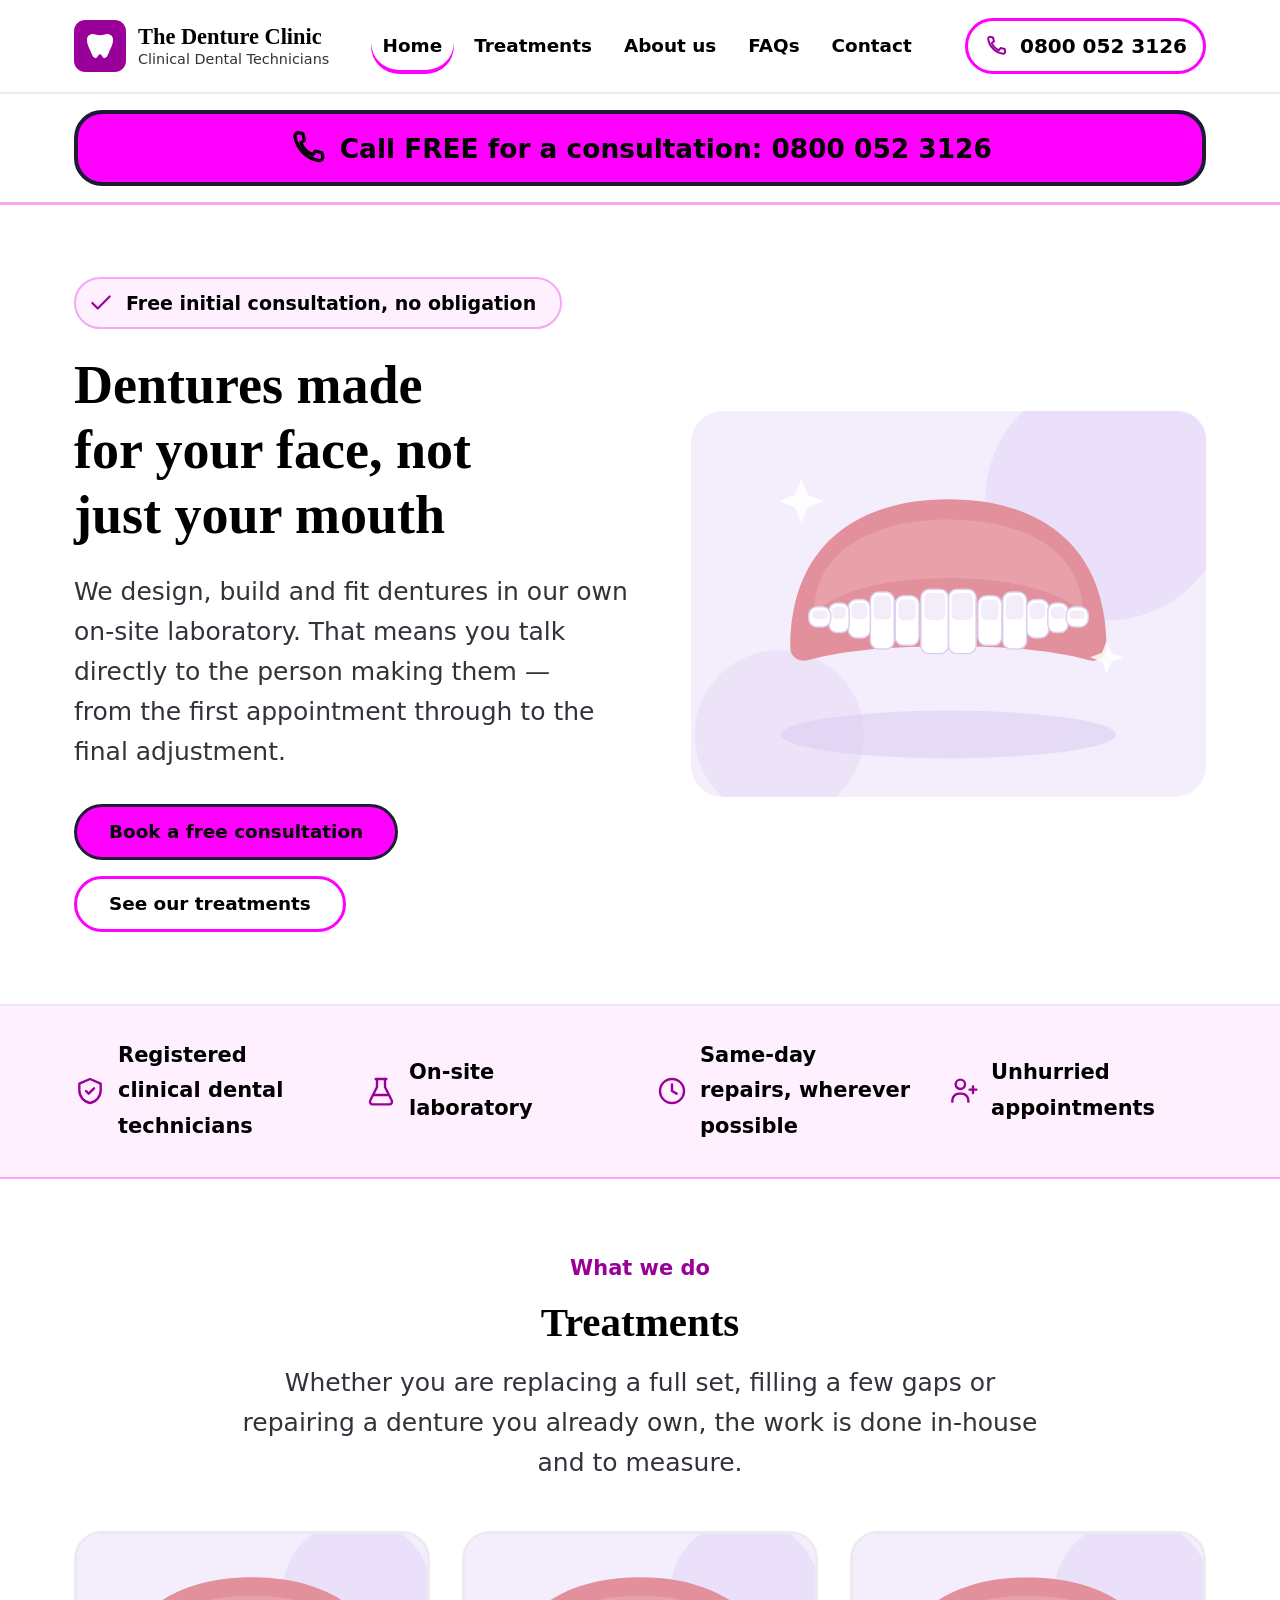
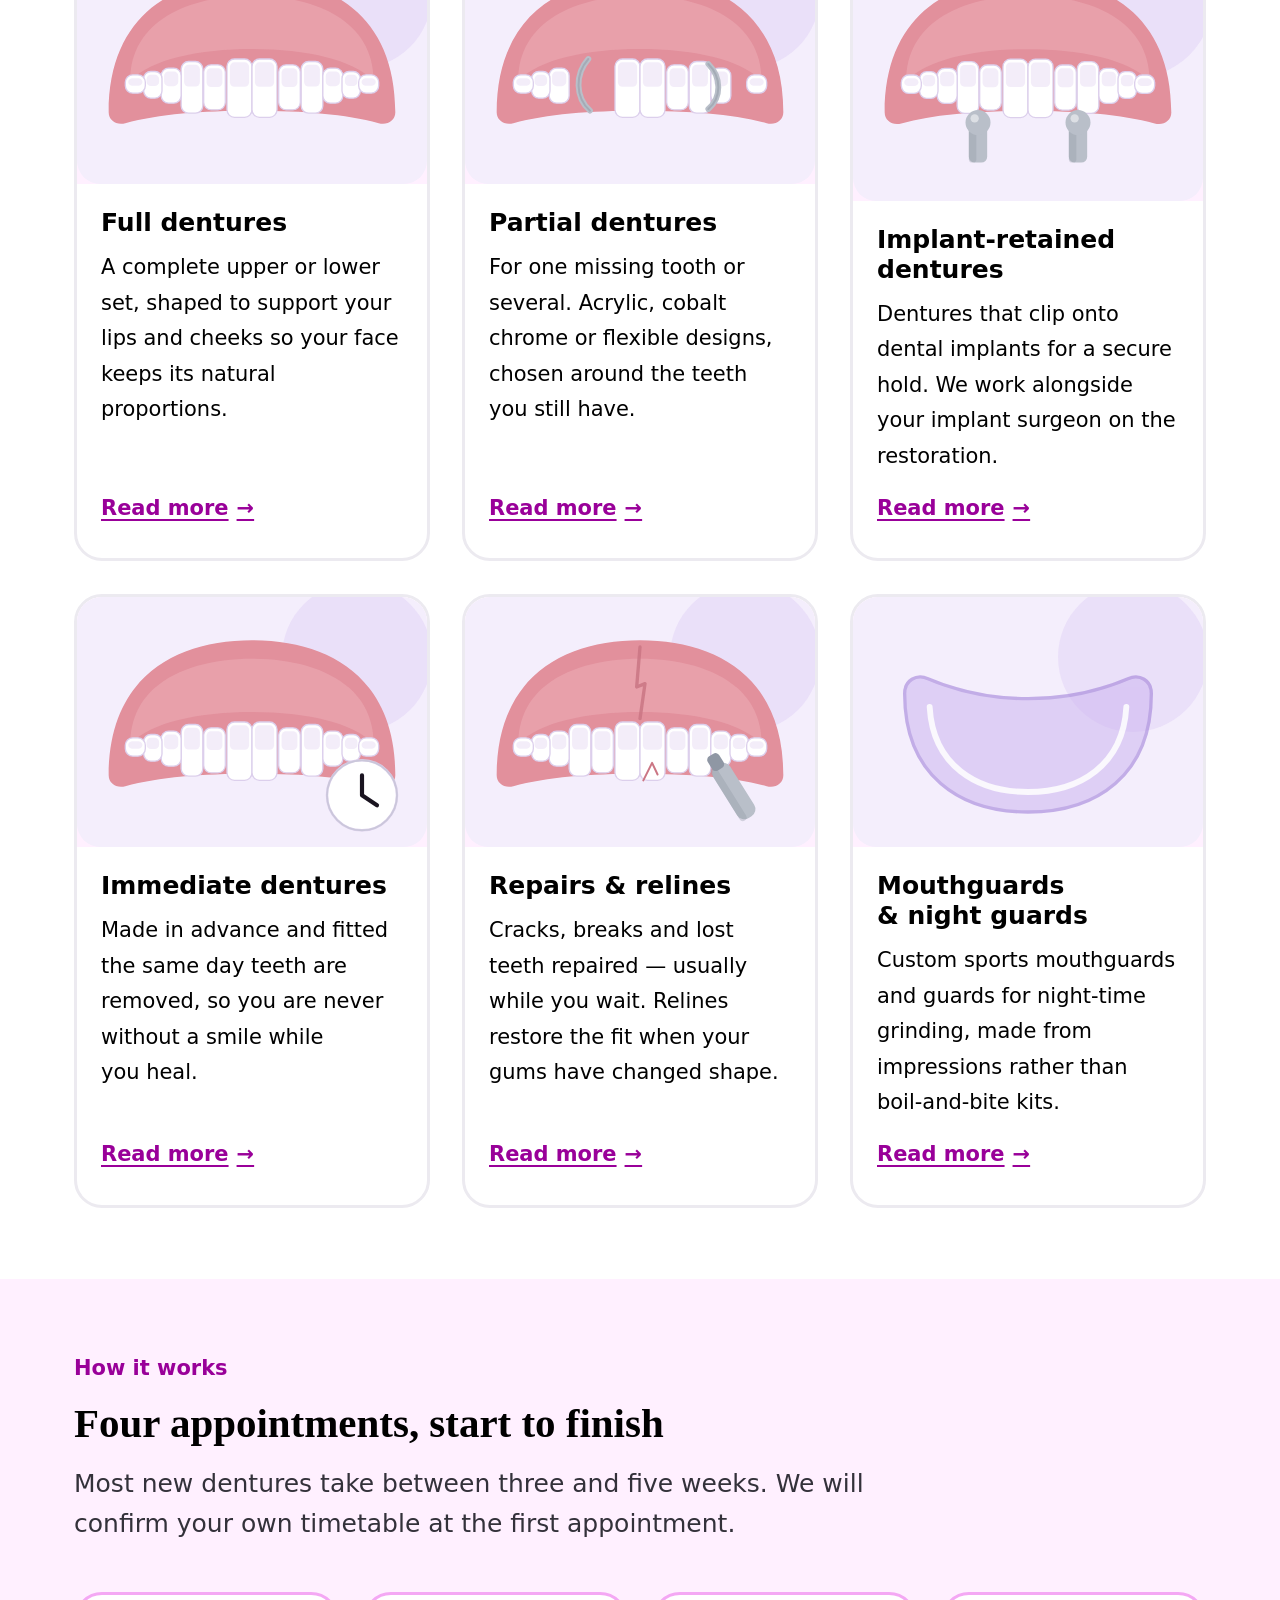
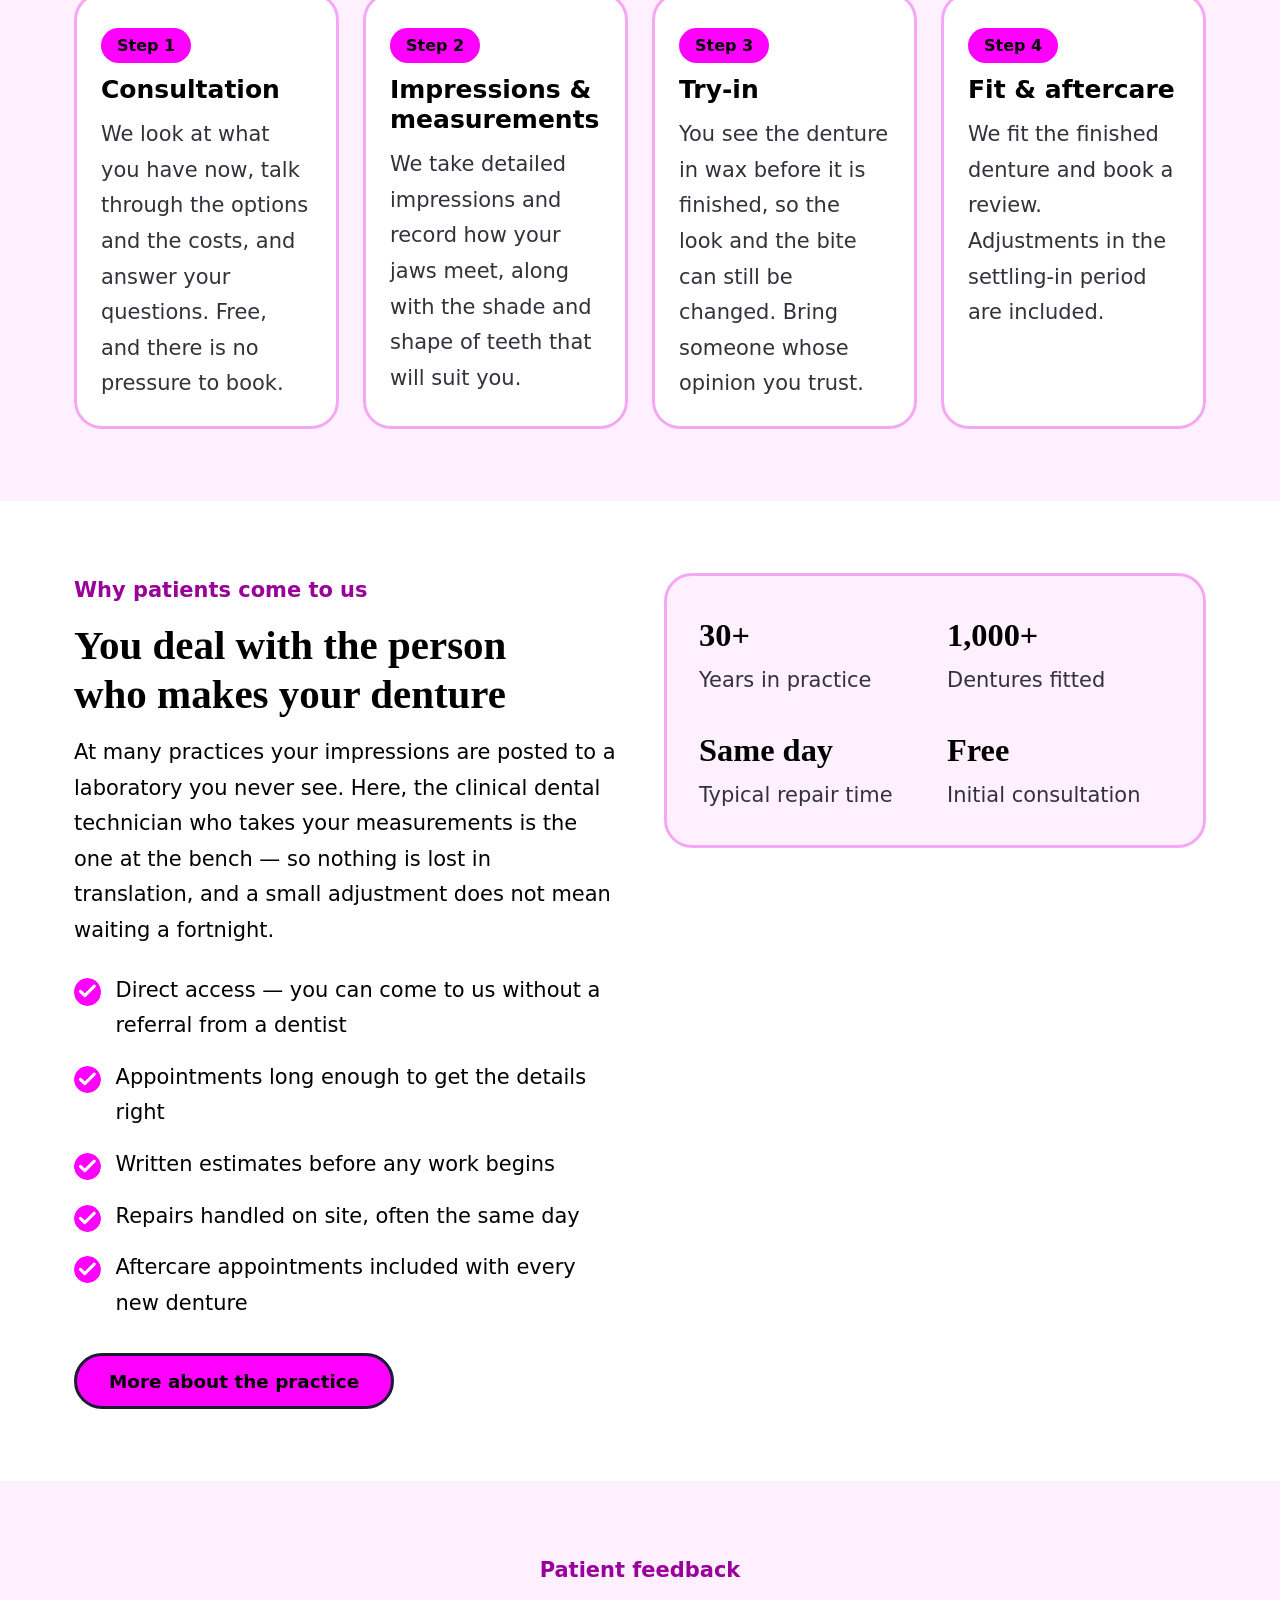
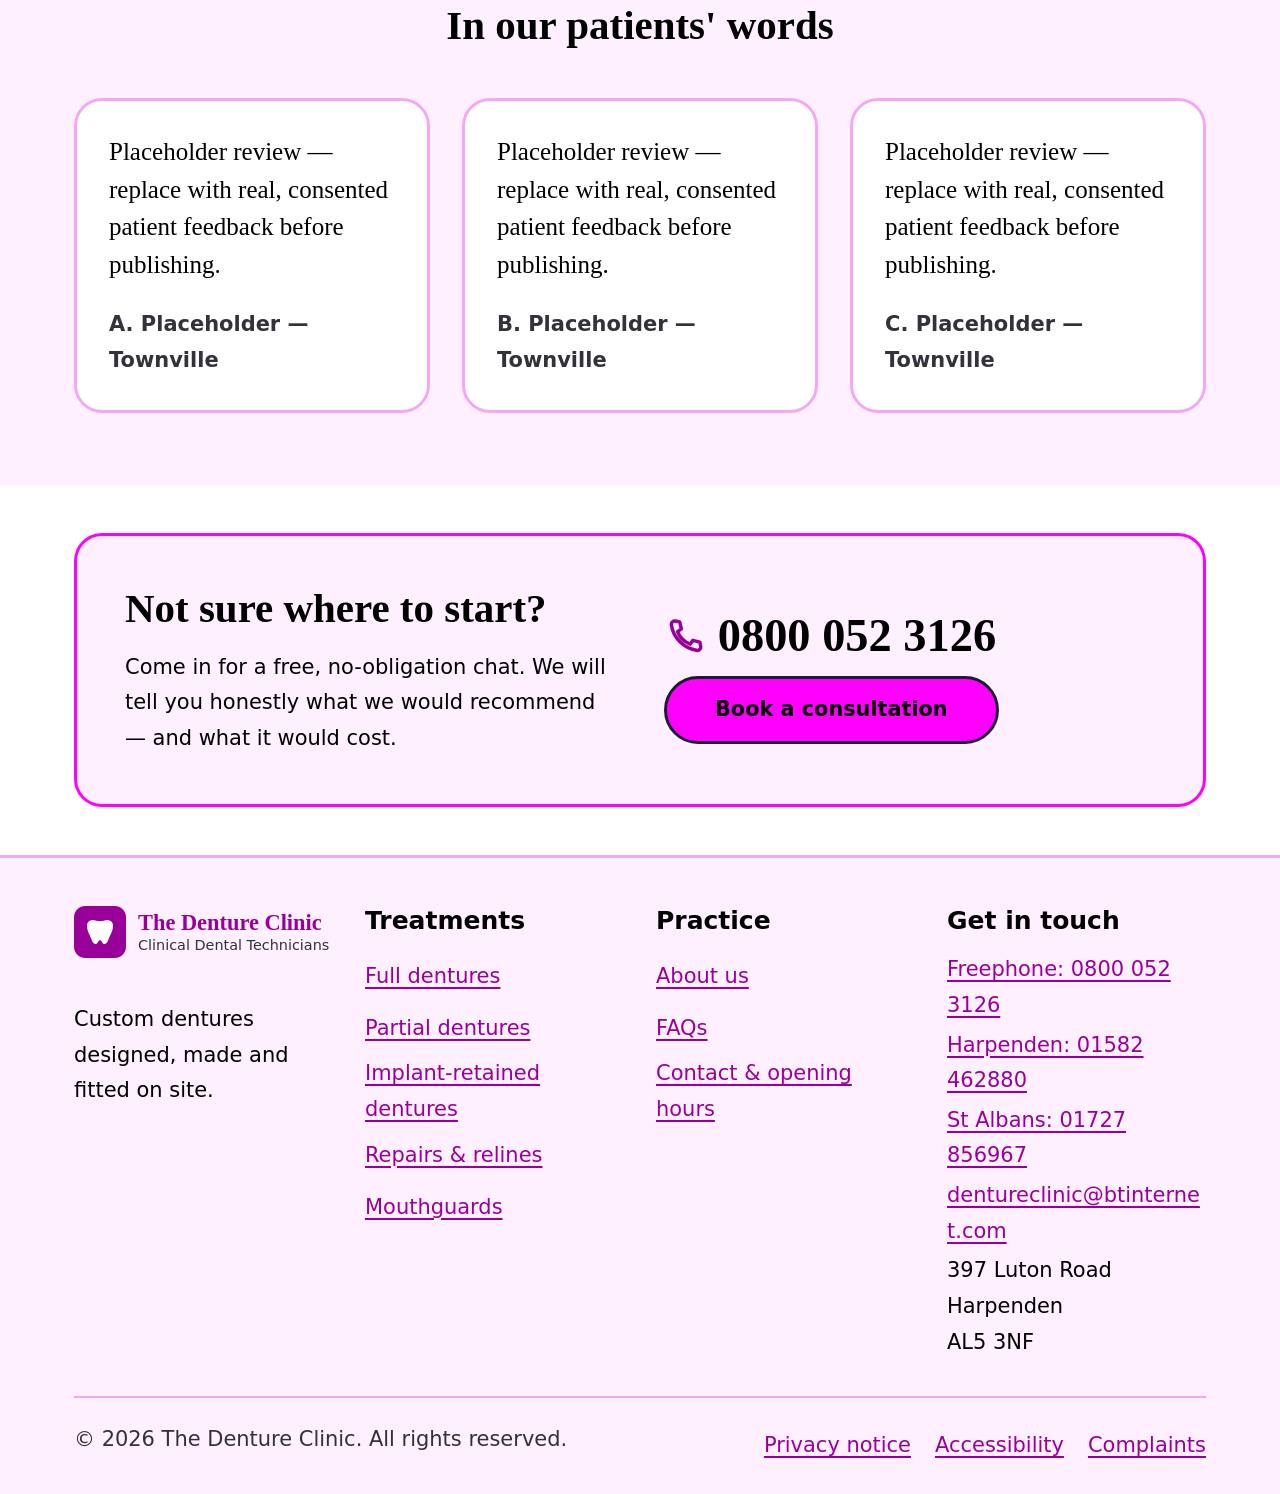
<file: index.html>
<!DOCTYPE html>
<html lang="en-GB">
<head>
<meta charset="utf-8">
<meta name="viewport" content="width=device-width, initial-scale=1">
<meta name="robots" content="noindex, nofollow"><!-- PREVIEW ONLY: delete this line before going live on the real domain -->
<title>The Denture Clinic — Custom dentures made on site</title>
<meta name="description" content="Custom-made full, partial and implant-retained dentures, fitted by registered clinical dental technicians. Free initial consultation and same-day repairs.">
<link rel="canonical" href="https://www.thedentureclinic.org.uk/">
<meta property="og:type" content="website">
<meta property="og:title" content="The Denture Clinic — Custom dentures made on site">
<meta property="og:description" content="Custom-made full, partial and implant-retained dentures, fitted by registered clinical dental technicians.">
<meta property="og:url" content="https://www.thedentureclinic.org.uk/">
<meta property="og:locale" content="en_GB">
<meta name="color-scheme" content="light">
<meta name="theme-color" content="#ffffff">
<link rel="icon" href="data:image/svg+xml,%3Csvg xmlns='http://www.w3.org/2000/svg' viewBox='0 0 32 32'%3E%3Crect width='32' height='32' rx='7' fill='%235b2e96'/%3E%3Cpath d='M8 12c0-2 1.6-3.4 3.5-3.4 1.6 0 2.7.8 4.5.8s2.9-.8 4.5-.8C22.4 8.6 24 10 24 12c0 3.4-1.4 5-2.6 8.2-.7 1.9-1.3 3.2-2.6 3.2-1.4 0-1.6-2.4-2.8-2.4s-1.4 2.4-2.8 2.4c-1.3 0-1.9-1.3-2.6-3.2C9.4 17 8 15.4 8 12Z' fill='white'/%3E%3C/svg%3E">
<link rel="stylesheet" href="assets/css/styles.css">
<script type="application/ld+json">
{
  "@context": "https://schema.org",
  "@type": "Dentist",
  "name": "The Denture Clinic",
  "url": "https://www.thedentureclinic.org.uk/",
  "telephone": "+441582462880",
  "email": "dentureclinic@btinternet.com",
  "priceRange": "££",
  "address": {
    "@type": "PostalAddress",
    "streetAddress": "397 Luton Road",
    "addressLocality": "Harpenden",
    "addressRegion": "Hertfordshire",
    "postalCode": "AL5 3NF",
    "addressCountry": "GB"
  },
  "openingHoursSpecification": [
    {
      "@type": "OpeningHoursSpecification",
      "dayOfWeek": ["Monday", "Tuesday", "Wednesday", "Thursday"],
      "opens": "09:00",
      "closes": "17:00"
    },
    {
      "@type": "OpeningHoursSpecification",
      "dayOfWeek": "Friday",
      "opens": "09:00",
      "closes": "16:00"
    }
  ]
}
</script>
</head>
<body>

<a class="skip-link" href="#main">Skip to main content</a>

<header class="site-header">
  <div class="container header-inner">
    <a class="brand" href="index.html">
      <svg class="brand-mark" viewBox="0 0 32 32" aria-hidden="true" focusable="false">
        <rect width="32" height="32" rx="7" fill="currentColor"></rect>
        <path d="M8 12c0-2 1.6-3.4 3.5-3.4 1.6 0 2.7.8 4.5.8s2.9-.8 4.5-.8C22.4 8.6 24 10 24 12c0 3.4-1.4 5-2.6 8.2-.7 1.9-1.3 3.2-2.6 3.2-1.4 0-1.6-2.4-2.8-2.4s-1.4 2.4-2.8 2.4c-1.3 0-1.9-1.3-2.6-3.2C9.4 17 8 15.4 8 12Z" fill="#fff"></path>
      </svg>
      <span class="brand-text">
        <span class="brand-name">The Denture Clinic</span>
        <span class="brand-sub">Clinical Dental Technicians</span>
      </span>
    </a>

    <nav class="primary-nav" id="primary-nav" aria-label="Primary">
      <ul>
        <li><a href="index.html" aria-current="page">Home</a></li>
        <li><a href="treatments.html">Treatments</a></li>
        <li><a href="about.html">About us</a></li>
        <li><a href="faqs.html">FAQs</a></li>
        <li><a href="contact.html">Contact</a></li>
      </ul>
      <a class="btn btn-primary nav-cta" href="contact.html">Book a consultation</a>
    </nav>

    <div class="header-actions">
            <a class="header-phone" href="tel:+448000523126">
        <svg viewBox="0 0 24 24" fill="none" stroke="currentColor" stroke-width="2" stroke-linecap="round" stroke-linejoin="round" aria-hidden="true" focusable="false"><path d="M6.6 2.9 9 3.4l1 4-2.2 1.6a13 13 0 0 0 7.2 7.2l1.6-2.2 4 1 .5 2.4a2 2 0 0 1-2 2.4A17.5 17.5 0 0 1 4.2 4.9a2 2 0 0 1 2.4-2Z"/></svg>
        0800 052 3126
      </a>

      <button class="nav-toggle" type="button" aria-expanded="false" aria-controls="primary-nav">
        <svg class="icon-open" viewBox="0 0 24 24" fill="none" stroke="currentColor" stroke-width="2.5" stroke-linecap="round" aria-hidden="true" focusable="false"><path d="M4 7h16M4 12h16M4 17h16"/></svg>
        <svg class="icon-close" viewBox="0 0 24 24" fill="none" stroke="currentColor" stroke-width="2.5" stroke-linecap="round" aria-hidden="true" focusable="false"><path d="M6 6l12 12M18 6 6 18"/></svg>
        Menu
      </button>
    </div>
  </div>
</header>

<div class="call-bar">
  <div class="container">
    <a class="call-bar-link" href="tel:+448000523126">
      <svg viewBox="0 0 24 24" fill="none" stroke="currentColor" stroke-width="2" stroke-linecap="round" stroke-linejoin="round" aria-hidden="true" focusable="false"><path d="M6.6 2.9 9 3.4l1 4-2.2 1.6a13 13 0 0 0 7.2 7.2l1.6-2.2 4 1 .5 2.4a2 2 0 0 1-2 2.4A17.5 17.5 0 0 1 4.2 4.9a2 2 0 0 1 2.4-2Z"/></svg>
      <span>Call FREE for a consultation: 0800 052 3126</span>
    </a>
  </div>
</div>

<main id="main">

  <!-- ===================== Hero ===================== -->
  <section class="hero">
    <div class="container hero-inner">
      <div>
        <p class="hero-badge">
          <svg viewBox="0 0 24 24" fill="none" stroke="currentColor" stroke-width="2" stroke-linecap="round" stroke-linejoin="round" aria-hidden="true" focusable="false"><path d="M20 6 9 17l-5-5"/></svg>
          Free initial consultation, no obligation
        </p>

        <h1>Dentures made for your face, not just your mouth</h1>

        <p class="lede">
          We design, build and fit dentures in our own on-site laboratory. That means
          you talk directly to the person making them — from the first appointment
          through to the final adjustment.
        </p>

        <div class="btn-row">
          <a class="btn btn-primary" href="contact.html">Book a free consultation</a>
          <a class="btn btn-secondary" href="treatments.html">See our treatments</a>
        </div>
      </div>

      <figure class="hero-figure">
        <!-- Original illustration. alt is empty on purpose: the heading beside
             it already says what it is, so describing it again just makes a
             screen reader repeat itself. -->
        <img src="assets/img/hero-denture.svg" alt="" width="560" height="420">
      </figure>
    </div>
  </section>

  <!-- ===================== Trust bar ===================== -->
  <section class="trust-bar" aria-label="Why patients choose us">
    <div class="container">
      <ul>
        <li>
          <svg viewBox="0 0 24 24" fill="none" stroke="currentColor" stroke-width="1.8" stroke-linecap="round" stroke-linejoin="round" aria-hidden="true" focusable="false"><path d="M12 3 4 6.5v5c0 4.6 3.2 8.5 8 9.5 4.8-1 8-4.9 8-9.5v-5Z"/><path d="m9 12 2 2 4-4"/></svg>
          Registered clinical dental technicians
        </li>
        <li>
          <svg viewBox="0 0 24 24" fill="none" stroke="currentColor" stroke-width="1.8" stroke-linecap="round" stroke-linejoin="round" aria-hidden="true" focusable="false"><path d="M9 3v6L4 19a2 2 0 0 0 1.8 3h12.4A2 2 0 0 0 20 19L15 9V3"/><path d="M8 3h8"/><path d="M7 15h10"/></svg>
          On-site laboratory
        </li>
        <li>
          <svg viewBox="0 0 24 24" fill="none" stroke="currentColor" stroke-width="1.8" stroke-linecap="round" stroke-linejoin="round" aria-hidden="true" focusable="false"><circle cx="12" cy="12" r="9"/><path d="M12 7v5l3.5 2"/></svg>
          Same-day repairs, wherever possible
        </li>
        <li>
          <svg viewBox="0 0 24 24" fill="none" stroke="currentColor" stroke-width="1.8" stroke-linecap="round" stroke-linejoin="round" aria-hidden="true" focusable="false"><path d="M4 20v-1a5 5 0 0 1 5-5h2a5 5 0 0 1 5 5v1"/><circle cx="10" cy="7" r="3.5"/><path d="M17 11h5M19.5 8.5v5"/></svg>
          Unhurried appointments
        </li>
      </ul>
    </div>
  </section>

  <!-- ===================== Treatments ===================== -->
  <section class="section" aria-labelledby="treatments-heading">
    <div class="container">
      <div class="section-head section-head--center">
        <p class="eyebrow">What we do</p>
        <h2 id="treatments-heading">Treatments</h2>
        <p class="lede">
          Whether you are replacing a full set, filling a few gaps or repairing a
          denture you already own, the work is done in-house and to measure.
        </p>
      </div>

      <div class="grid grid--3">

          <article class="card card--link">
            <figure class="card-figure">
              <img src="assets/img/full-denture.svg" alt="" width="420" height="300" loading="lazy">
            </figure>
            <div class="card-body">
              <h3>Full dentures</h3>
              <p>
                A complete upper or lower set, shaped to support your lips and cheeks
                so your face keeps its natural proportions.
              </p>
              <a class="card-link" href="treatments.html#full-dentures">Read more<span class="visually-hidden"> about full dentures</span></a>
            </div>
          </article>

          <article class="card card--link">
            <figure class="card-figure">
              <img src="assets/img/partial-denture.svg" alt="" width="420" height="300" loading="lazy">
            </figure>
            <div class="card-body">
              <h3>Partial dentures</h3>
              <p>
                For one missing tooth or several. Acrylic, cobalt chrome or flexible
                designs, chosen around the teeth you still have.
              </p>
              <a class="card-link" href="treatments.html#partial-dentures">Read more<span class="visually-hidden"> about partial dentures</span></a>
            </div>
          </article>

          <article class="card card--link">
            <figure class="card-figure">
              <img src="assets/img/implant-denture.svg" alt="" width="420" height="320" loading="lazy">
            </figure>
            <div class="card-body">
              <h3>Implant-retained dentures</h3>
              <p>
                Dentures that clip onto dental implants for a secure hold. We work
                alongside your implant surgeon on the restoration.
              </p>
              <a class="card-link" href="treatments.html#implant-retained">Read more<span class="visually-hidden"> about implant-retained dentures</span></a>
            </div>
          </article>

          <article class="card card--link">
            <figure class="card-figure">
              <img src="assets/img/immediate-denture.svg" alt="" width="420" height="300" loading="lazy">
            </figure>
            <div class="card-body">
              <h3>Immediate dentures</h3>
              <p>
                Made in advance and fitted the same day teeth are removed, so you are
                never without a smile while you heal.
              </p>
              <a class="card-link" href="treatments.html#immediate-dentures">Read more<span class="visually-hidden"> about immediate dentures</span></a>
            </div>
          </article>

          <article class="card card--link">
            <figure class="card-figure">
              <img src="assets/img/repair.svg" alt="" width="420" height="300" loading="lazy">
            </figure>
            <div class="card-body">
              <h3>Repairs &amp; relines</h3>
              <p>
                Cracks, breaks and lost teeth repaired — usually while you wait. Relines
                restore the fit when your gums have changed shape.
              </p>
              <a class="card-link" href="treatments.html#repairs">Read more<span class="visually-hidden"> about repairs and relines</span></a>
            </div>
          </article>

          <article class="card card--link">
            <figure class="card-figure">
              <img src="assets/img/mouthguard.svg" alt="" width="420" height="300" loading="lazy">
            </figure>
            <div class="card-body">
              <h3>Mouthguards &amp; night guards</h3>
              <p>
                Custom sports mouthguards and guards for night-time grinding, made from
                impressions rather than boil-and-bite kits.
              </p>
              <a class="card-link" href="treatments.html#mouthguards">Read more<span class="visually-hidden"> about mouthguards and night guards</span></a>
            </div>
          </article>

      </div>
    </div>
  </section>

  <!-- ===================== Process ===================== -->
  <section class="section section--alt" aria-labelledby="process-heading">
    <div class="container">
      <div class="section-head">
        <p class="eyebrow">How it works</p>
        <h2 id="process-heading">Four appointments, start to finish</h2>
        <p class="lede">
          Most new dentures take between three and five weeks. We will confirm your
          own timetable at the first appointment.
        </p>
      </div>

      <ol class="steps">
        <li>
          <h3>Consultation</h3>
          <p>
            We look at what you have now, talk through the options and the costs,
            and answer your questions. Free, and there is no pressure to book.
          </p>
        </li>
        <li>
          <h3>Impressions &amp; measurements</h3>
          <p>
            We take detailed impressions and record how your jaws meet, along with
            the shade and shape of teeth that will suit you.
          </p>
        </li>
        <li>
          <h3>Try-in</h3>
          <p>
            You see the denture in wax before it is finished, so the look and the
            bite can still be changed. Bring someone whose opinion you trust.
          </p>
        </li>
        <li>
          <h3>Fit &amp; aftercare</h3>
          <p>
            We fit the finished denture and book a review. Adjustments in the
            settling-in period are included.
          </p>
        </li>
      </ol>
    </div>
  </section>

  <!-- ===================== Why us ===================== -->
  <section class="section" aria-labelledby="why-heading">
    <div class="container split">
      <div>
        <p class="eyebrow">Why patients come to us</p>
        <h2 id="why-heading">You deal with the person who makes your denture</h2>
        <p>
          At many practices your impressions are posted to a laboratory you never
          see. Here, the clinical dental technician who takes your measurements is
          the one at the bench — so nothing is lost in translation, and a small
          adjustment does not mean waiting a fortnight.
        </p>
        <ul class="check-list">
          <li>Direct access — you can come to us without a referral from a dentist</li>
          <li>Appointments long enough to get the details right</li>
          <li>Written estimates before any work begins</li>
          <li>Repairs handled on site, often the same day</li>
          <li>Aftercare appointments included with every new denture</li>
        </ul>
        <div class="btn-row">
          <a class="btn btn-primary" href="about.html">More about the practice</a>
        </div>
      </div>

      <dl class="stat-grid">
        <div class="stat">
          <dt>Years in practice</dt>
          <dd>30+</dd>
        </div>
        <div class="stat">
          <dt>Dentures fitted</dt>
          <dd>1,000+</dd>
        </div>
        <div class="stat">
          <dt>Typical repair time</dt>
          <dd>Same day</dd>
        </div>
        <div class="stat">
          <dt>Initial consultation</dt>
          <dd>Free</dd>
        </div>
      </dl>
    </div>
  </section>

  <!-- ===================== Testimonials =====================
       PLACEHOLDER CONTENT. These are not real patient reviews. Replace them
       with genuine, consented feedback before this site goes live — inventing
       reviews for a healthcare practice is both misleading and a breach of
       ASA/CMA rules on advertising.
  -->
  <section class="section section--alt" aria-labelledby="reviews-heading">
    <div class="container">
      <div class="section-head section-head--center">
        <p class="eyebrow">Patient feedback</p>
        <h2 id="reviews-heading">In our patients' words</h2>
      </div>

      <div class="grid grid--3">
        <figure class="quote">
          <blockquote>Placeholder review — replace with real, consented patient feedback before publishing.</blockquote>
          <figcaption>A. Placeholder — Townville</figcaption>
        </figure>
        <figure class="quote">
          <blockquote>Placeholder review — replace with real, consented patient feedback before publishing.</blockquote>
          <figcaption>B. Placeholder — Townville</figcaption>
        </figure>
        <figure class="quote">
          <blockquote>Placeholder review — replace with real, consented patient feedback before publishing.</blockquote>
          <figcaption>C. Placeholder — Townville</figcaption>
        </figure>
      </div>
    </div>
  </section>

  <!-- ===================== CTA ===================== -->
  <section class="section section--tight">
    <div class="container">
      <div class="call-band">
        <div>
          <h2>Not sure where to start?</h2>
          <p>
            Come in for a free, no-obligation chat. We will tell you honestly what
            we would recommend — and what it would cost.
          </p>
        </div>
        <div>
                    <a class="call-number" href="tel:+448000523126">
            <svg viewBox="0 0 24 24" fill="none" stroke="currentColor" stroke-width="2" stroke-linecap="round" stroke-linejoin="round" aria-hidden="true" focusable="false"><path d="M6.6 2.9 9 3.4l1 4-2.2 1.6a13 13 0 0 0 7.2 7.2l1.6-2.2 4 1 .5 2.4a2 2 0 0 1-2 2.4A17.5 17.5 0 0 1 4.2 4.9a2 2 0 0 1 2.4-2Z"/></svg>
            0800 052 3126
          </a>
          <div class="btn-row">
            <a class="btn btn-primary btn-large" href="contact.html">Book a consultation</a>
          </div>
        </div>
      </div>
    </div>
  </section>

</main>

<footer class="site-footer">
  <div class="container">
    <div class="footer-grid">
      <div>
        <a class="brand" href="index.html">
          <svg class="brand-mark" viewBox="0 0 32 32" aria-hidden="true" focusable="false">
            <rect width="32" height="32" rx="7" fill="currentColor"></rect>
            <path d="M8 12c0-2 1.6-3.4 3.5-3.4 1.6 0 2.7.8 4.5.8s2.9-.8 4.5-.8C22.4 8.6 24 10 24 12c0 3.4-1.4 5-2.6 8.2-.7 1.9-1.3 3.2-2.6 3.2-1.4 0-1.6-2.4-2.8-2.4s-1.4 2.4-2.8 2.4c-1.3 0-1.9-1.3-2.6-3.2C9.4 17 8 15.4 8 12Z" fill="#fff"></path>
          </svg>
          <span class="brand-text">
            <span class="brand-name">The Denture Clinic</span>
            <span class="brand-sub">Clinical Dental Technicians</span>
          </span>
        </a>
        <p class="mt-6">Custom dentures designed, made and fitted on site.</p>
      </div>

      <div>
        <h2>Treatments</h2>
        <ul>
          <li><a href="treatments.html#full-dentures">Full dentures</a></li>
          <li><a href="treatments.html#partial-dentures">Partial dentures</a></li>
          <li><a href="treatments.html#implant-retained">Implant-retained dentures</a></li>
          <li><a href="treatments.html#repairs">Repairs &amp; relines</a></li>
          <li><a href="treatments.html#mouthguards">Mouthguards</a></li>
        </ul>
      </div>

      <div>
        <h2>Practice</h2>
        <ul>
          <li><a href="about.html">About us</a></li>
          <li><a href="faqs.html">FAQs</a></li>
          <li><a href="contact.html">Contact &amp; opening hours</a></li>
        </ul>
      </div>

      <div>
        <h2>Get in touch</h2>
        <ul>
          <li><a href="tel:+448000523126">Freephone: 0800 052 3126</a></li>
          <li><a href="tel:+441582462880">Harpenden: 01582 462880</a></li>
          <li><a href="tel:+441727856967">St Albans: 01727 856967</a></li>
          <li><a href="mailto:dentureclinic@btinternet.com">dentureclinic@btinternet.com</a></li>
          <li>
            <address style="font-style: normal;">
              397 Luton Road<br>Harpenden<br>AL5 3NF
            </address>
          </li>
        </ul>
      </div>
    </div>

    <div class="footer-bottom">
      <p class="mb-0">&copy; <span data-year>2026</span> The Denture Clinic. All rights reserved.</p>
      <ul>
        <li><a href="privacy.html">Privacy notice</a></li>
        <li><a href="accessibility.html">Accessibility</a></li>
        <li><a href="contact.html#complaints">Complaints</a></li>
      </ul>
    </div>
  </div>
</footer>

<script src="assets/js/main.js" defer></script>
<script type="speculationrules">
{
  "prerender": [
    { "where": { "href_matches": "/*" }, "eagerness": "moderate" }
  ]
}
</script>
</body>
</html>
</file>
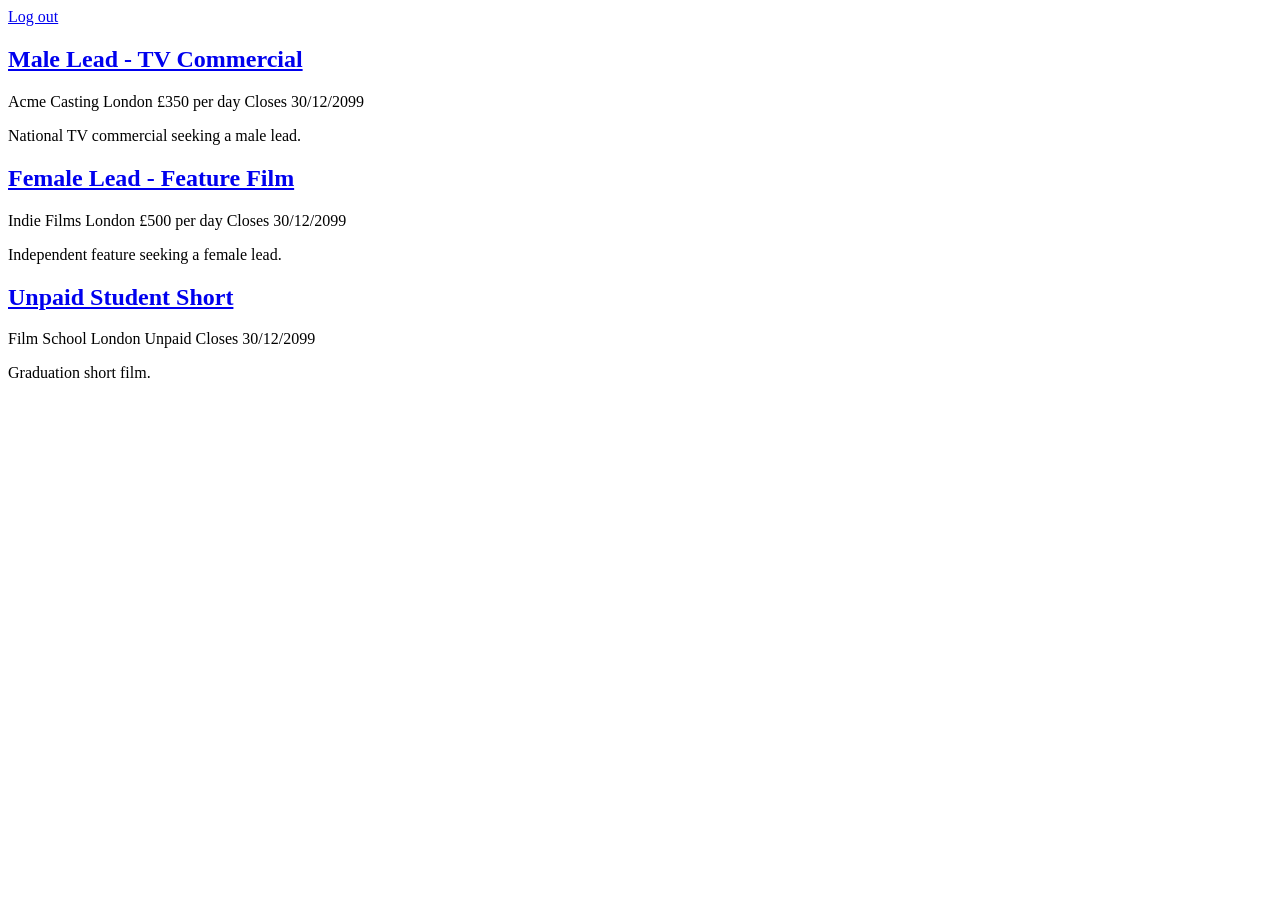
<file: tests/fixtures/site/index.html>
<!doctype html>
<html><head><title>Auditions</title></head><body>
<nav><a href="/logout">Log out</a></nav>
<main>
  <article class="audition">
    <h2><a href="/roles/commercial.html">Male Lead - TV Commercial</a></h2>
    <span class="company">Acme Casting</span>
    <span class="location">London</span>
    <span class="fee">£350 per day</span>
    <span class="deadline">Closes 30/12/2099</span>
    <p class="excerpt">National TV commercial seeking a male lead.</p>
  </article>
  <article class="audition">
    <h2><a href="/roles/feature.html">Female Lead - Feature Film</a></h2>
    <span class="company">Indie Films</span>
    <span class="location">London</span>
    <span class="fee">£500 per day</span>
    <span class="deadline">Closes 30/12/2099</span>
    <p class="excerpt">Independent feature seeking a female lead.</p>
  </article>
  <article class="audition">
    <h2><a href="/roles/student.html">Unpaid Student Short</a></h2>
    <span class="company">Film School</span>
    <span class="location">London</span>
    <span class="fee">Unpaid</span>
    <span class="deadline">Closes 30/12/2099</span>
    <p class="excerpt">Graduation short film.</p>
  </article>
</main>
</body></html>
</file>
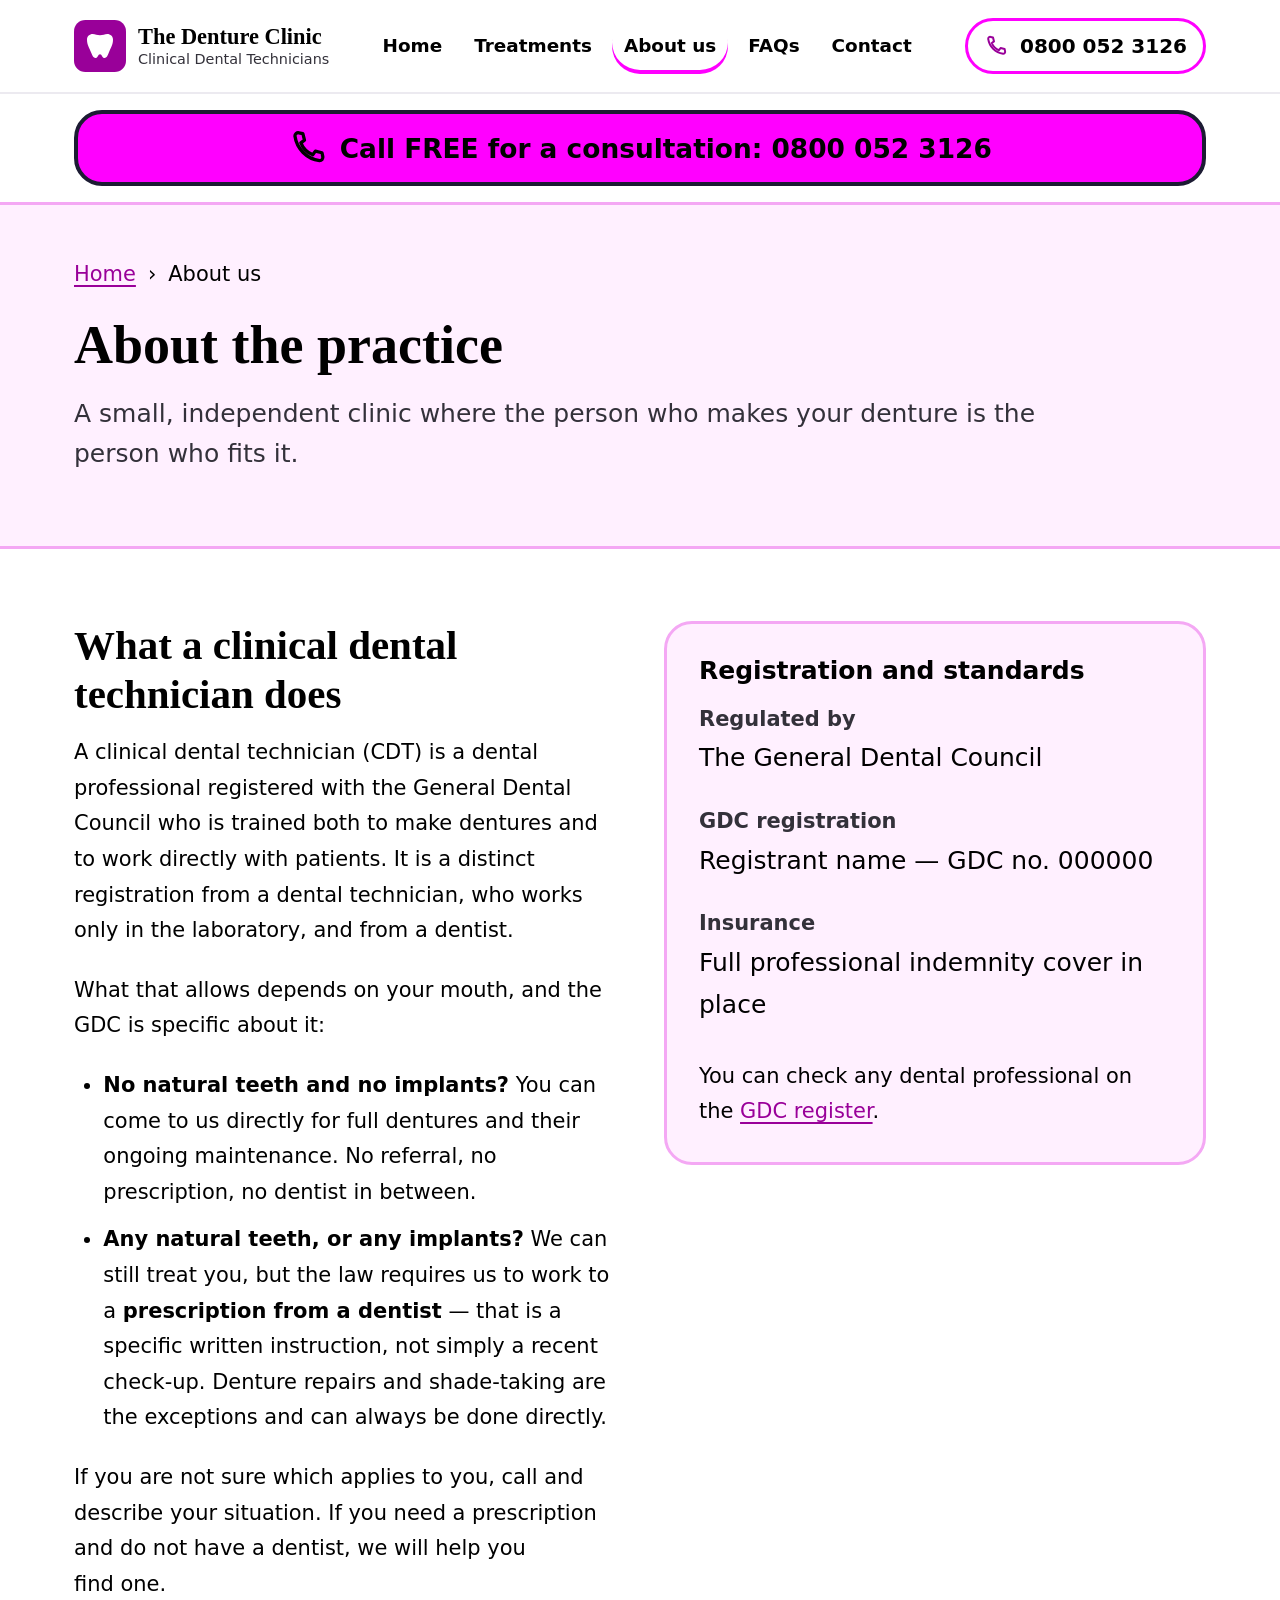
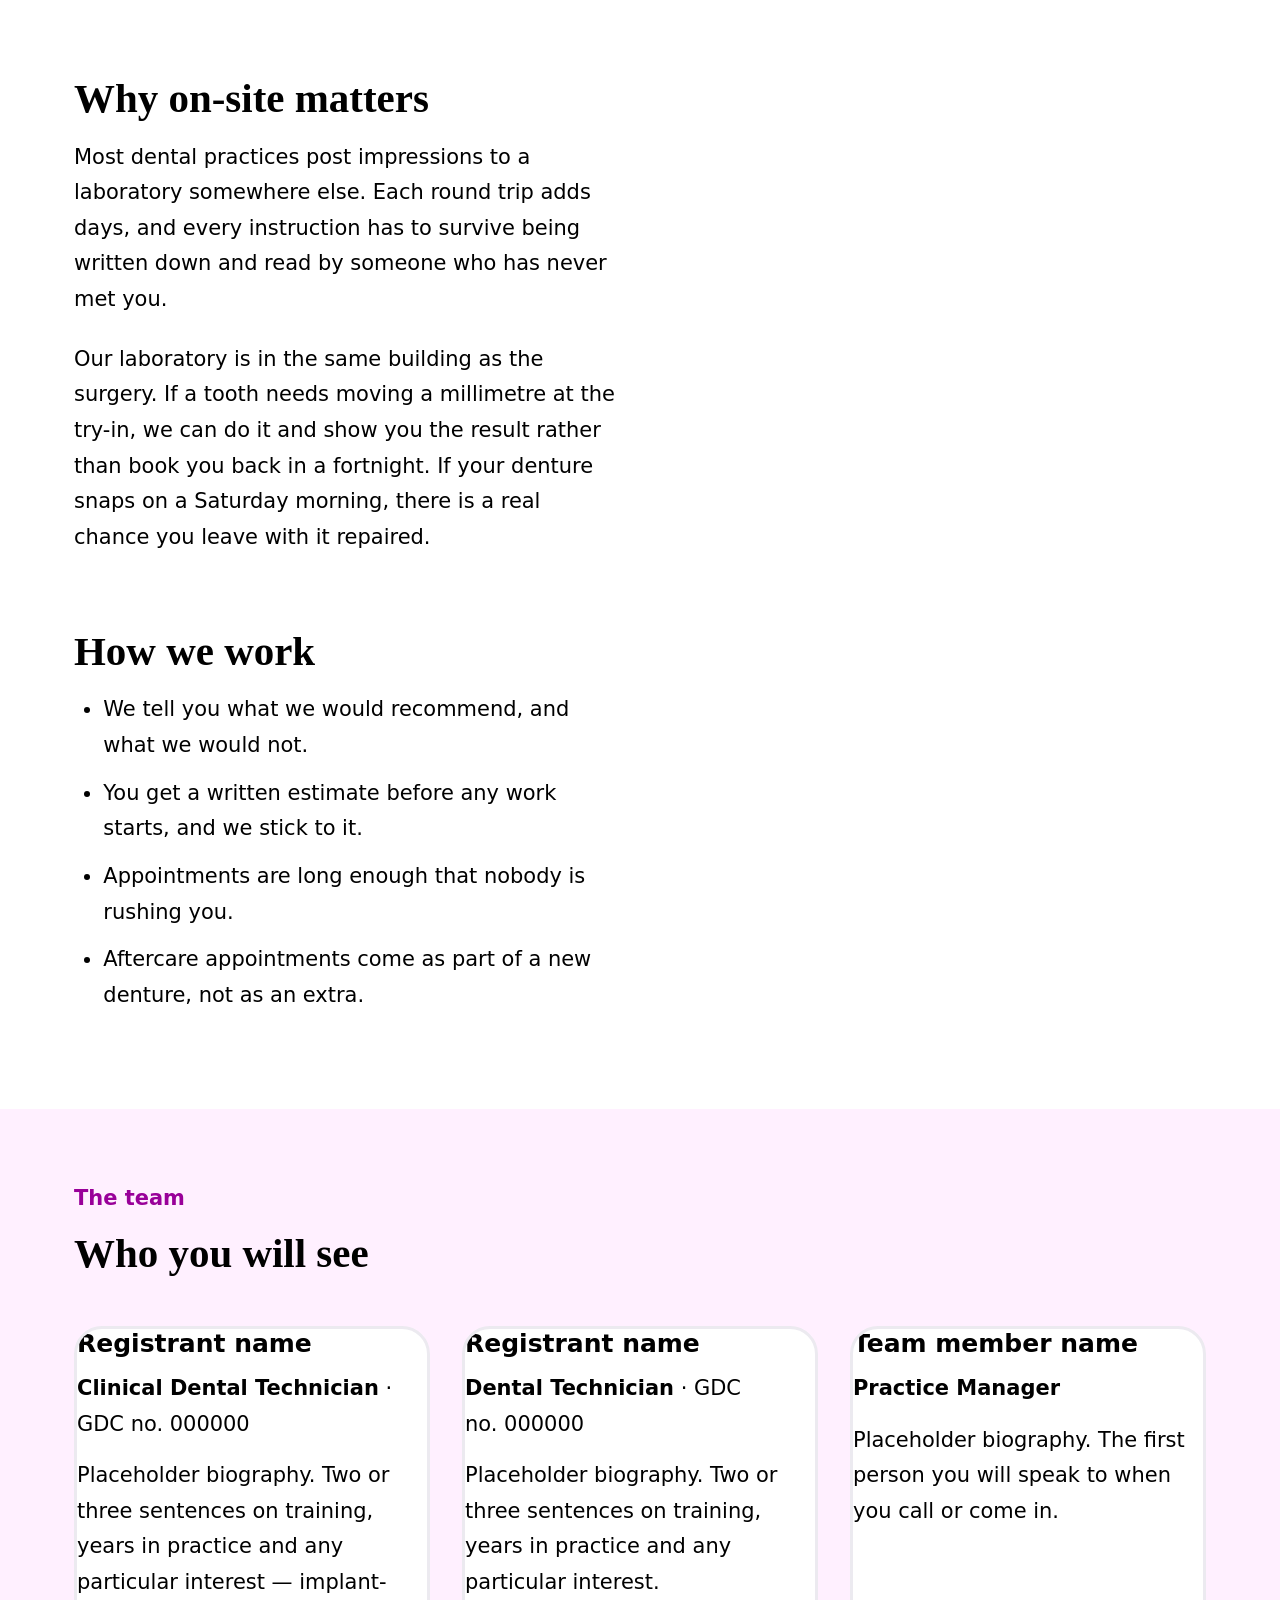
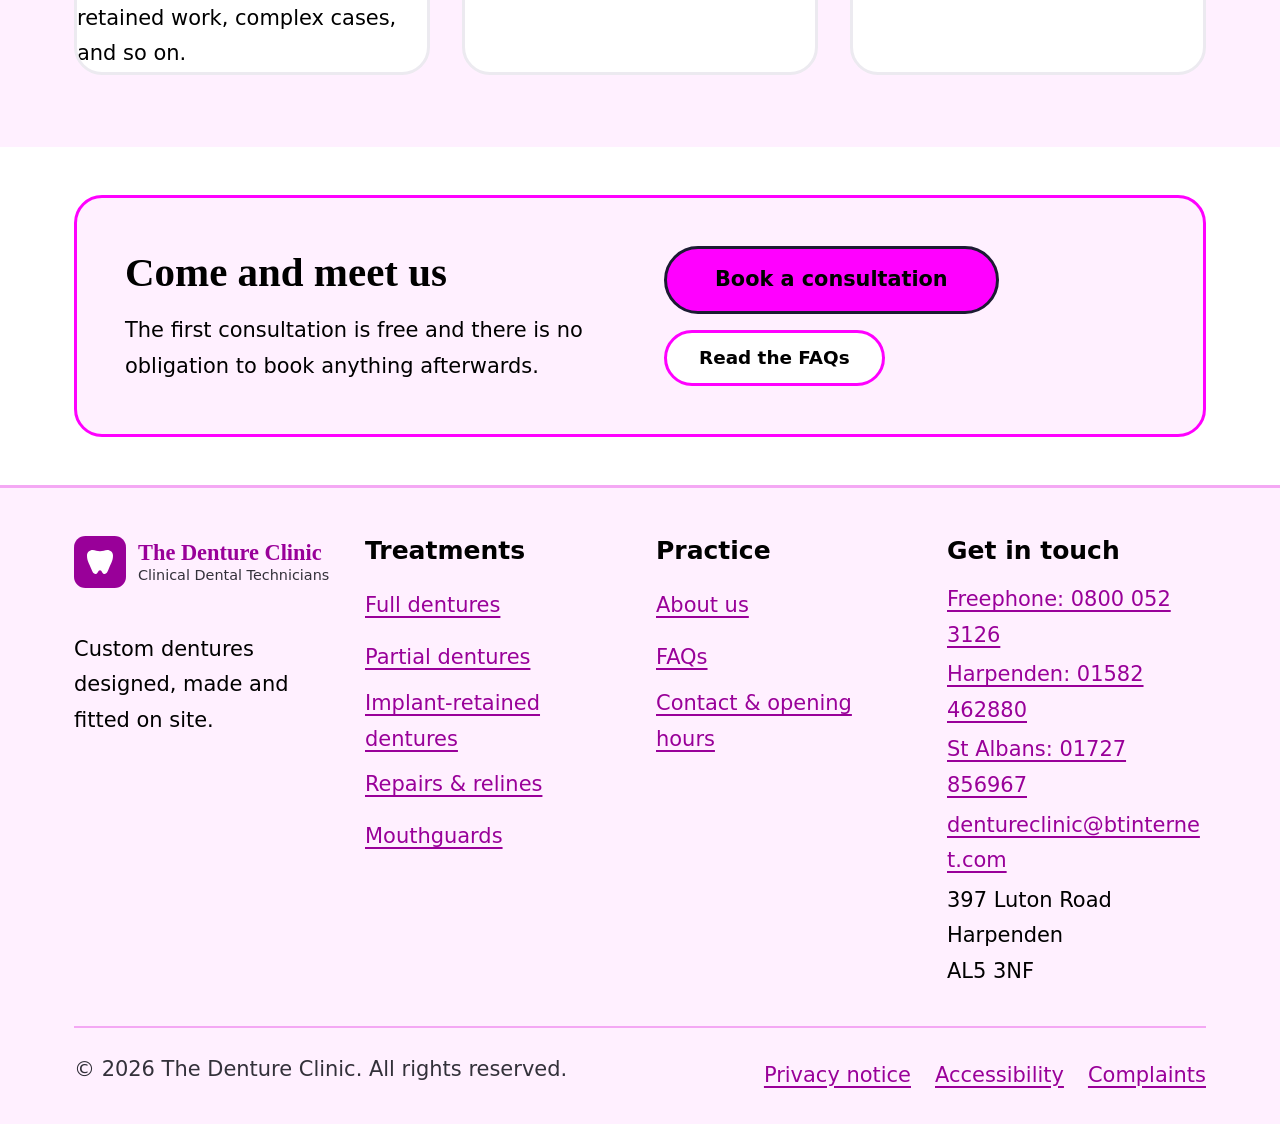
<file: about.html>
<!DOCTYPE html>
<html lang="en-GB">
<head>
<meta charset="utf-8">
<meta name="viewport" content="width=device-width, initial-scale=1">
<meta name="robots" content="noindex, nofollow"><!-- PREVIEW ONLY: delete this line before going live on the real domain -->
<title>About us — The Denture Clinic</title>
<meta name="description" content="Meet the registered clinical dental technicians behind The Denture Clinic, and find out what direct access means for denture patients.">
<link rel="canonical" href="https://www.thedentureclinic.org.uk/about.html">
<meta property="og:type" content="website">
<meta property="og:title" content="About us — The Denture Clinic">
<meta property="og:description" content="Meet the registered clinical dental technicians behind The Denture Clinic.">
<meta property="og:url" content="https://www.thedentureclinic.org.uk/about.html">
<meta property="og:locale" content="en_GB">
<meta name="color-scheme" content="light">
<meta name="theme-color" content="#ffffff">
<link rel="icon" href="data:image/svg+xml,%3Csvg xmlns='http://www.w3.org/2000/svg' viewBox='0 0 32 32'%3E%3Crect width='32' height='32' rx='7' fill='%235b2e96'/%3E%3Cpath d='M8 12c0-2 1.6-3.4 3.5-3.4 1.6 0 2.7.8 4.5.8s2.9-.8 4.5-.8C22.4 8.6 24 10 24 12c0 3.4-1.4 5-2.6 8.2-.7 1.9-1.3 3.2-2.6 3.2-1.4 0-1.6-2.4-2.8-2.4s-1.4 2.4-2.8 2.4c-1.3 0-1.9-1.3-2.6-3.2C9.4 17 8 15.4 8 12Z' fill='white'/%3E%3C/svg%3E">
<link rel="stylesheet" href="assets/css/styles.css">
</head>
<body>

<a class="skip-link" href="#main">Skip to main content</a>

<header class="site-header">
  <div class="container header-inner">
    <a class="brand" href="index.html">
      <svg class="brand-mark" viewBox="0 0 32 32" aria-hidden="true" focusable="false">
        <rect width="32" height="32" rx="7" fill="currentColor"></rect>
        <path d="M8 12c0-2 1.6-3.4 3.5-3.4 1.6 0 2.7.8 4.5.8s2.9-.8 4.5-.8C22.4 8.6 24 10 24 12c0 3.4-1.4 5-2.6 8.2-.7 1.9-1.3 3.2-2.6 3.2-1.4 0-1.6-2.4-2.8-2.4s-1.4 2.4-2.8 2.4c-1.3 0-1.9-1.3-2.6-3.2C9.4 17 8 15.4 8 12Z" fill="#fff"></path>
      </svg>
      <span class="brand-text">
        <span class="brand-name">The Denture Clinic</span>
        <span class="brand-sub">Clinical Dental Technicians</span>
      </span>
    </a>

    <nav class="primary-nav" id="primary-nav" aria-label="Primary">
      <ul>
        <li><a href="index.html">Home</a></li>
        <li><a href="treatments.html">Treatments</a></li>
        <li><a href="about.html" aria-current="page">About us</a></li>
        <li><a href="faqs.html">FAQs</a></li>
        <li><a href="contact.html">Contact</a></li>
      </ul>
      <a class="btn btn-primary nav-cta" href="contact.html">Book a consultation</a>
    </nav>

    <div class="header-actions">
            <a class="header-phone" href="tel:+448000523126">
        <svg viewBox="0 0 24 24" fill="none" stroke="currentColor" stroke-width="2" stroke-linecap="round" stroke-linejoin="round" aria-hidden="true" focusable="false"><path d="M6.6 2.9 9 3.4l1 4-2.2 1.6a13 13 0 0 0 7.2 7.2l1.6-2.2 4 1 .5 2.4a2 2 0 0 1-2 2.4A17.5 17.5 0 0 1 4.2 4.9a2 2 0 0 1 2.4-2Z"/></svg>
        0800 052 3126
      </a>

      <button class="nav-toggle" type="button" aria-expanded="false" aria-controls="primary-nav">
        <svg class="icon-open" viewBox="0 0 24 24" fill="none" stroke="currentColor" stroke-width="2.5" stroke-linecap="round" aria-hidden="true" focusable="false"><path d="M4 7h16M4 12h16M4 17h16"/></svg>
        <svg class="icon-close" viewBox="0 0 24 24" fill="none" stroke="currentColor" stroke-width="2.5" stroke-linecap="round" aria-hidden="true" focusable="false"><path d="M6 6l12 12M18 6 6 18"/></svg>
        Menu
      </button>
    </div>
  </div>
</header>

<div class="call-bar">
  <div class="container">
    <a class="call-bar-link" href="tel:+448000523126">
      <svg viewBox="0 0 24 24" fill="none" stroke="currentColor" stroke-width="2" stroke-linecap="round" stroke-linejoin="round" aria-hidden="true" focusable="false"><path d="M6.6 2.9 9 3.4l1 4-2.2 1.6a13 13 0 0 0 7.2 7.2l1.6-2.2 4 1 .5 2.4a2 2 0 0 1-2 2.4A17.5 17.5 0 0 1 4.2 4.9a2 2 0 0 1 2.4-2Z"/></svg>
      <span>Call FREE for a consultation: 0800 052 3126</span>
    </a>
  </div>
</div>

<main id="main">

  <div class="page-header">
    <div class="container">
      <nav class="breadcrumb" aria-label="Breadcrumb">
        <ol>
          <li><a href="index.html">Home</a></li>
          <li aria-current="page">About us</li>
        </ol>
      </nav>
      <h1>About the practice</h1>
      <p class="lede">
        A small, independent clinic where the person who makes your denture is the
        person who fits it.
      </p>
    </div>
  </div>

  <section class="section">
    <div class="container split">
      <div class="prose">
        <h2>What a clinical dental technician does</h2>
        <p>
          A clinical dental technician (CDT) is a dental professional registered with
          the General Dental Council who is trained both to make dentures and to work
          directly with patients. It is a distinct registration from a dental
          technician, who works only in the laboratory, and from a dentist.
        </p>
        <p>
          What that allows depends on your mouth, and the GDC is specific about it:
        </p>
        <ul>
          <li>
            <strong>No natural teeth and no implants?</strong> You can come to us
            directly for full dentures and their ongoing maintenance. No referral,
            no prescription, no dentist in between.
          </li>
          <li>
            <strong>Any natural teeth, or any implants?</strong> We can still treat
            you, but the law requires us to work to a <strong>prescription from a
            dentist</strong> — that is a specific written instruction, not simply a
            recent check-up. Denture repairs and shade-taking are the exceptions and
            can always be done directly.
          </li>
        </ul>
        <p>
          If you are not sure which applies to you, call and describe your situation.
          If you need a prescription and do not have a dentist, we will help you find
          one.
        </p>

        <h2>Why on-site matters</h2>
        <p>
          Most dental practices post impressions to a laboratory somewhere else. Each
          round trip adds days, and every instruction has to survive being written
          down and read by someone who has never met you.
        </p>
        <p>
          Our laboratory is in the same building as the surgery. If a tooth needs
          moving a millimetre at the try-in, we can do it and show you the result
          rather than book you back in a fortnight. If your denture snaps on a
          Saturday morning, there is a real chance you leave with it repaired.
        </p>

        <h2>How we work</h2>
        <ul>
          <li>We tell you what we would recommend, and what we would not.</li>
          <li>You get a written estimate before any work starts, and we stick to it.</li>
          <li>Appointments are long enough that nobody is rushing you.</li>
          <li>Aftercare appointments come as part of a new denture, not as an extra.</li>
        </ul>
      </div>

      <aside>
        <div class="contact-panel">
          <h3>Registration and standards</h3>
          <!-- TODO: replace with your real registrant names and GDC numbers -->
          <dl class="detail-list">
            <dt>Regulated by</dt>
            <dd>The General Dental Council</dd>
            <dt>GDC registration</dt>
            <dd>Registrant name — GDC no. 000000</dd>
            <dt>Insurance</dt>
            <dd>Full professional indemnity cover in place</dd>
          </dl>
          <p class="mb-0 mt-6">
            You can check any dental professional on the
            <a href="https://olr.gdc-uk.org/searchregister" rel="noopener">GDC register</a>.
          </p>
        </div>
      </aside>
    </div>
  </section>

  <!-- ===================== Team =====================
       PLACEHOLDER PROFILES. Replace names, roles, GDC numbers and biographies
       with the real team before publishing, or delete this section entirely.
  -->
  <section class="section section--alt" aria-labelledby="team-heading">
    <div class="container">
      <div class="section-head">
        <p class="eyebrow">The team</p>
        <h2 id="team-heading">Who you will see</h2>
      </div>

      <div class="grid grid--3">
        <article class="card">
          <h3>Registrant name</h3>
          <p><strong>Clinical Dental Technician</strong> &middot; GDC no. 000000</p>
          <p>
            Placeholder biography. Two or three sentences on training, years in
            practice and any particular interest — implant-retained work, complex
            cases, and so on.
          </p>
        </article>
        <article class="card">
          <h3>Registrant name</h3>
          <p><strong>Dental Technician</strong> &middot; GDC no. 000000</p>
          <p>
            Placeholder biography. Two or three sentences on training, years in
            practice and any particular interest.
          </p>
        </article>
        <article class="card">
          <h3>Team member name</h3>
          <p><strong>Practice Manager</strong></p>
          <p>
            Placeholder biography. The first person you will speak to when you call
            or come in.
          </p>
        </article>
      </div>
    </div>
  </section>

  <section class="section section--tight">
    <div class="container">
      <div class="call-band">
        <div>
          <h2>Come and meet us</h2>
          <p>
            The first consultation is free and there is no obligation to book
            anything afterwards.
          </p>
        </div>
        <div class="btn-row">
          <a class="btn btn-primary btn-large" href="contact.html">Book a consultation</a>
          <a class="btn btn-secondary" href="faqs.html">Read the FAQs</a>
        </div>
      </div>
    </div>
  </section>

</main>

<footer class="site-footer">
  <div class="container">
    <div class="footer-grid">
      <div>
        <a class="brand" href="index.html">
          <svg class="brand-mark" viewBox="0 0 32 32" aria-hidden="true" focusable="false">
            <rect width="32" height="32" rx="7" fill="currentColor"></rect>
            <path d="M8 12c0-2 1.6-3.4 3.5-3.4 1.6 0 2.7.8 4.5.8s2.9-.8 4.5-.8C22.4 8.6 24 10 24 12c0 3.4-1.4 5-2.6 8.2-.7 1.9-1.3 3.2-2.6 3.2-1.4 0-1.6-2.4-2.8-2.4s-1.4 2.4-2.8 2.4c-1.3 0-1.9-1.3-2.6-3.2C9.4 17 8 15.4 8 12Z" fill="#fff"></path>
          </svg>
          <span class="brand-text">
            <span class="brand-name">The Denture Clinic</span>
            <span class="brand-sub">Clinical Dental Technicians</span>
          </span>
        </a>
        <p class="mt-6">Custom dentures designed, made and fitted on site.</p>
      </div>

      <div>
        <h2>Treatments</h2>
        <ul>
          <li><a href="treatments.html#full-dentures">Full dentures</a></li>
          <li><a href="treatments.html#partial-dentures">Partial dentures</a></li>
          <li><a href="treatments.html#implant-retained">Implant-retained dentures</a></li>
          <li><a href="treatments.html#repairs">Repairs &amp; relines</a></li>
          <li><a href="treatments.html#mouthguards">Mouthguards</a></li>
        </ul>
      </div>

      <div>
        <h2>Practice</h2>
        <ul>
          <li><a href="about.html">About us</a></li>
          <li><a href="faqs.html">FAQs</a></li>
          <li><a href="contact.html">Contact &amp; opening hours</a></li>
        </ul>
      </div>

      <div>
        <h2>Get in touch</h2>
        <ul>
          <li><a href="tel:+448000523126">Freephone: 0800 052 3126</a></li>
          <li><a href="tel:+441582462880">Harpenden: 01582 462880</a></li>
          <li><a href="tel:+441727856967">St Albans: 01727 856967</a></li>
          <li><a href="mailto:dentureclinic@btinternet.com">dentureclinic@btinternet.com</a></li>
          <li>
            <address style="font-style: normal;">
              397 Luton Road<br>Harpenden<br>AL5 3NF
            </address>
          </li>
        </ul>
      </div>
    </div>

    <div class="footer-bottom">
      <p class="mb-0">&copy; <span data-year>2026</span> The Denture Clinic. All rights reserved.</p>
      <ul>
        <li><a href="privacy.html">Privacy notice</a></li>
        <li><a href="accessibility.html">Accessibility</a></li>
        <li><a href="contact.html#complaints">Complaints</a></li>
      </ul>
    </div>
  </div>
</footer>

<script src="assets/js/main.js" defer></script>
<script type="speculationrules">
{
  "prerender": [
    { "where": { "href_matches": "/*" }, "eagerness": "moderate" }
  ]
}
</script>
</body>
</html>
</file>
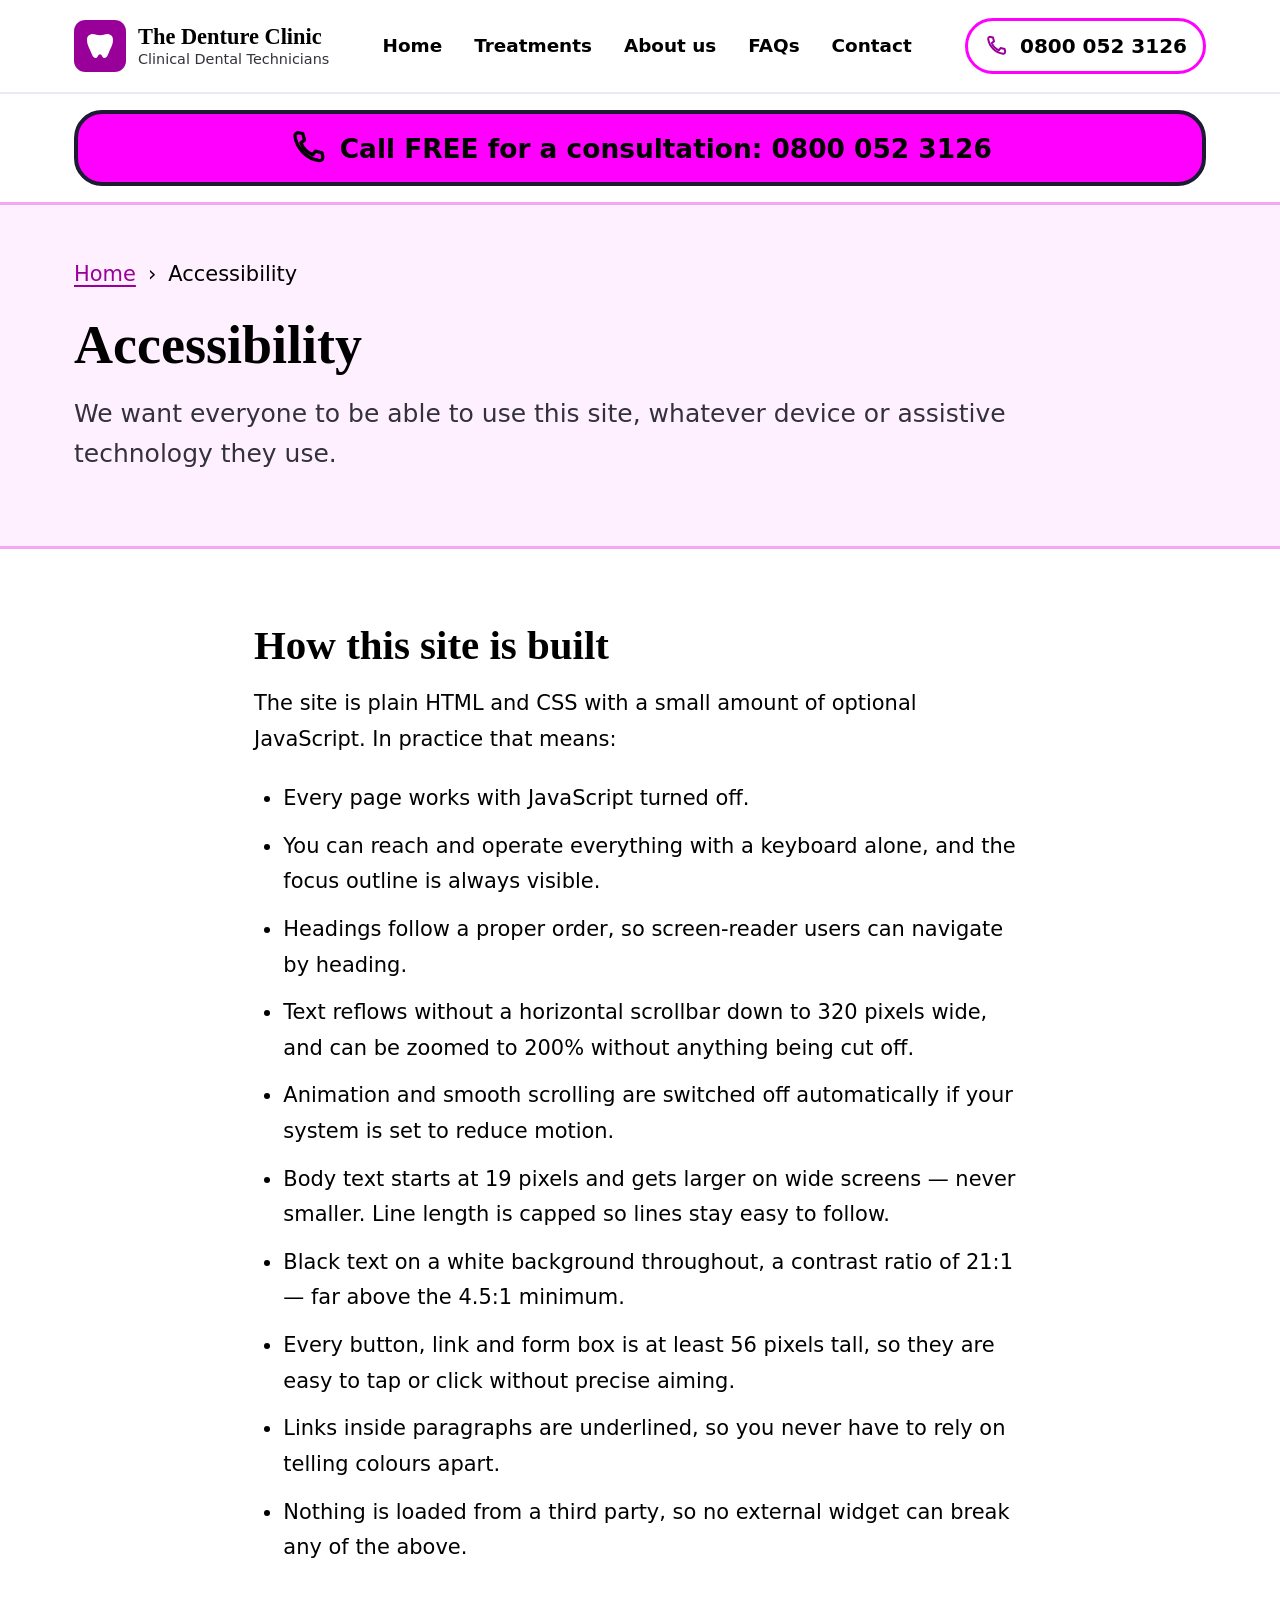
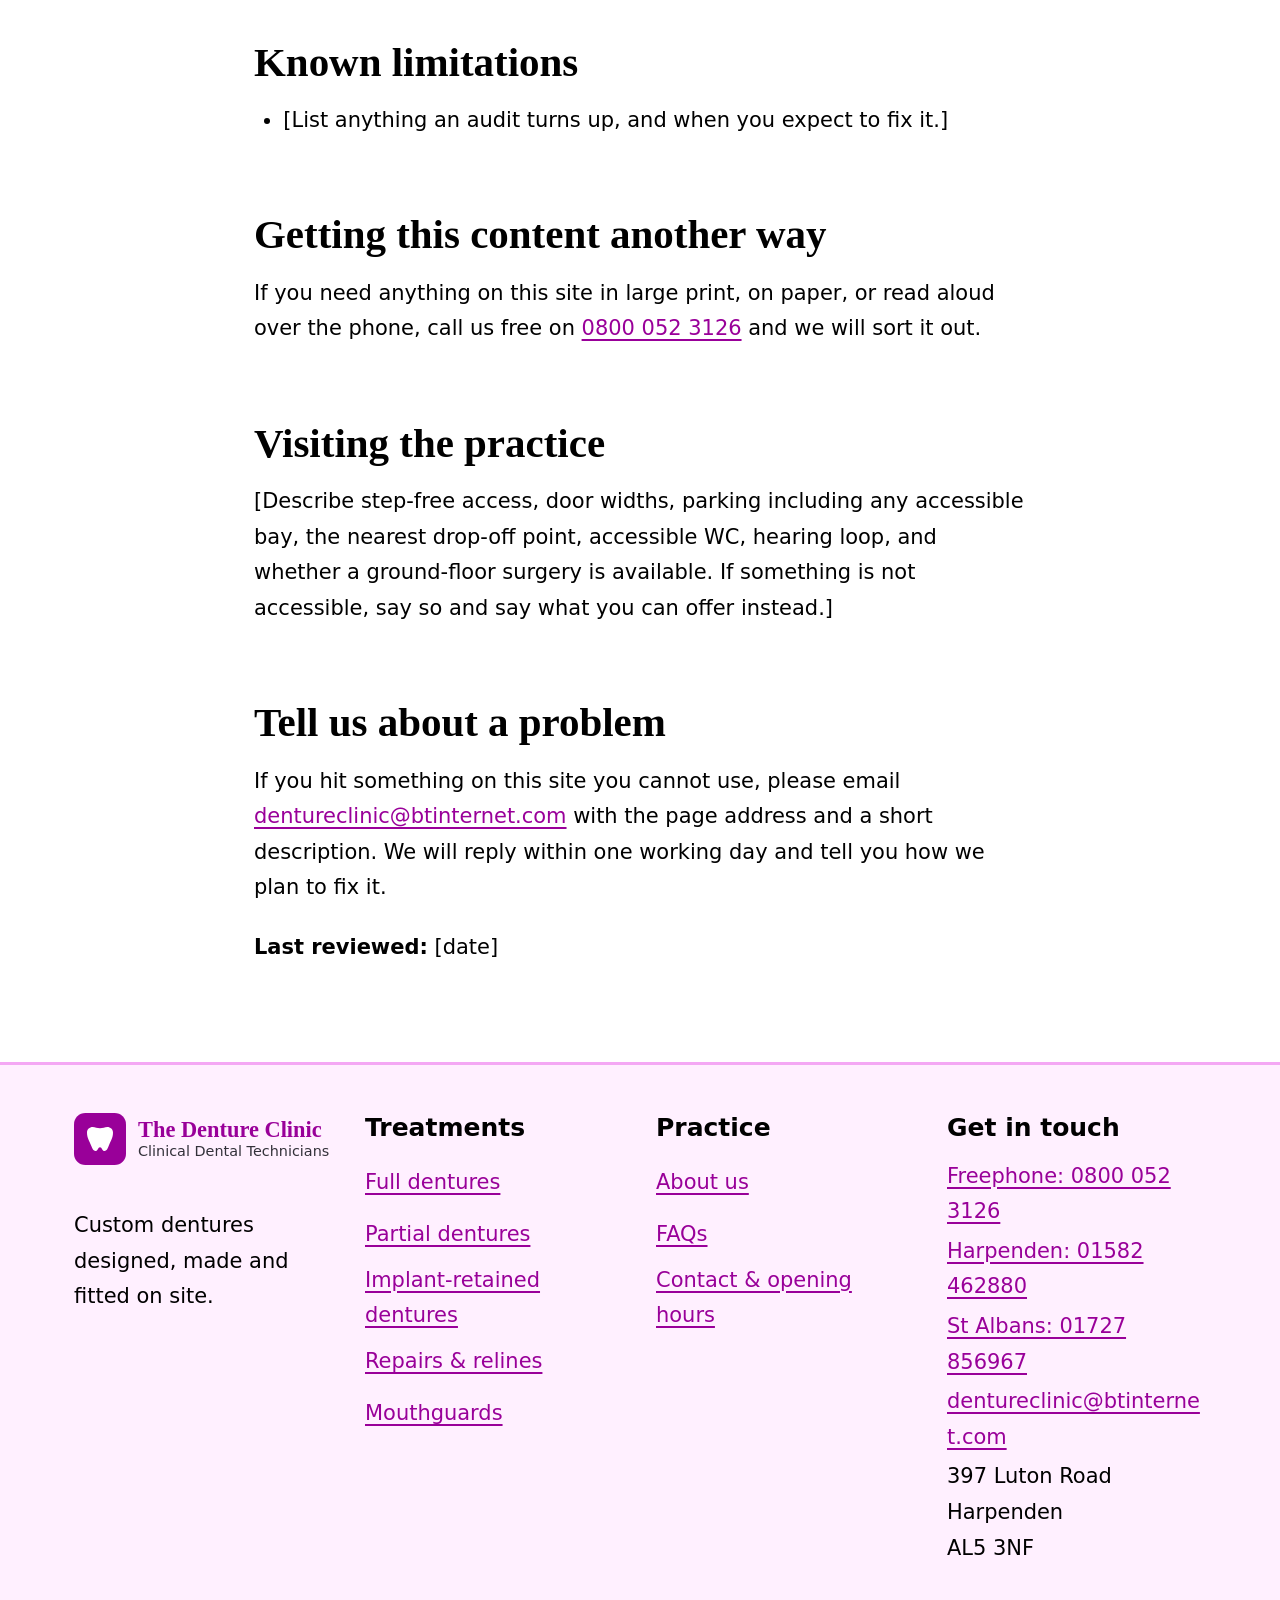
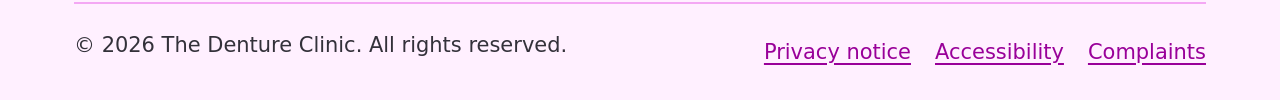
<file: accessibility.html>
<!DOCTYPE html>
<html lang="en-GB">
<head>
<meta charset="utf-8">
<meta name="viewport" content="width=device-width, initial-scale=1">
<title>Accessibility — The Denture Clinic</title>
<meta name="description" content="How accessible this website is, and how to get in touch if something on it does not work for you.">
<link rel="canonical" href="https://www.thedentureclinic.org.uk/accessibility.html">
<meta name="robots" content="noindex, nofollow"><!-- PREVIEW ONLY: delete this line before going live on the real domain -->
<meta name="color-scheme" content="light">
<meta name="theme-color" content="#ffffff">
<link rel="icon" href="data:image/svg+xml,%3Csvg xmlns='http://www.w3.org/2000/svg' viewBox='0 0 32 32'%3E%3Crect width='32' height='32' rx='7' fill='%235b2e96'/%3E%3Cpath d='M8 12c0-2 1.6-3.4 3.5-3.4 1.6 0 2.7.8 4.5.8s2.9-.8 4.5-.8C22.4 8.6 24 10 24 12c0 3.4-1.4 5-2.6 8.2-.7 1.9-1.3 3.2-2.6 3.2-1.4 0-1.6-2.4-2.8-2.4s-1.4 2.4-2.8 2.4c-1.3 0-1.9-1.3-2.6-3.2C9.4 17 8 15.4 8 12Z' fill='white'/%3E%3C/svg%3E">
<link rel="stylesheet" href="assets/css/styles.css">
</head>
<body>

<a class="skip-link" href="#main">Skip to main content</a>

<header class="site-header">
  <div class="container header-inner">
    <a class="brand" href="index.html">
      <svg class="brand-mark" viewBox="0 0 32 32" aria-hidden="true" focusable="false">
        <rect width="32" height="32" rx="7" fill="currentColor"></rect>
        <path d="M8 12c0-2 1.6-3.4 3.5-3.4 1.6 0 2.7.8 4.5.8s2.9-.8 4.5-.8C22.4 8.6 24 10 24 12c0 3.4-1.4 5-2.6 8.2-.7 1.9-1.3 3.2-2.6 3.2-1.4 0-1.6-2.4-2.8-2.4s-1.4 2.4-2.8 2.4c-1.3 0-1.9-1.3-2.6-3.2C9.4 17 8 15.4 8 12Z" fill="#fff"></path>
      </svg>
      <span class="brand-text">
        <span class="brand-name">The Denture Clinic</span>
        <span class="brand-sub">Clinical Dental Technicians</span>
      </span>
    </a>

    <nav class="primary-nav" id="primary-nav" aria-label="Primary">
      <ul>
        <li><a href="index.html">Home</a></li>
        <li><a href="treatments.html">Treatments</a></li>
        <li><a href="about.html">About us</a></li>
        <li><a href="faqs.html">FAQs</a></li>
        <li><a href="contact.html">Contact</a></li>
      </ul>
      <a class="btn btn-primary nav-cta" href="contact.html">Book a consultation</a>
    </nav>

    <div class="header-actions">
            <a class="header-phone" href="tel:+448000523126">
        <svg viewBox="0 0 24 24" fill="none" stroke="currentColor" stroke-width="2" stroke-linecap="round" stroke-linejoin="round" aria-hidden="true" focusable="false"><path d="M6.6 2.9 9 3.4l1 4-2.2 1.6a13 13 0 0 0 7.2 7.2l1.6-2.2 4 1 .5 2.4a2 2 0 0 1-2 2.4A17.5 17.5 0 0 1 4.2 4.9a2 2 0 0 1 2.4-2Z"/></svg>
        0800 052 3126
      </a>

      <button class="nav-toggle" type="button" aria-expanded="false" aria-controls="primary-nav">
        <svg class="icon-open" viewBox="0 0 24 24" fill="none" stroke="currentColor" stroke-width="2.5" stroke-linecap="round" aria-hidden="true" focusable="false"><path d="M4 7h16M4 12h16M4 17h16"/></svg>
        <svg class="icon-close" viewBox="0 0 24 24" fill="none" stroke="currentColor" stroke-width="2.5" stroke-linecap="round" aria-hidden="true" focusable="false"><path d="M6 6l12 12M18 6 6 18"/></svg>
        Menu
      </button>
    </div>
  </div>
</header>

<div class="call-bar">
  <div class="container">
    <a class="call-bar-link" href="tel:+448000523126">
      <svg viewBox="0 0 24 24" fill="none" stroke="currentColor" stroke-width="2" stroke-linecap="round" stroke-linejoin="round" aria-hidden="true" focusable="false"><path d="M6.6 2.9 9 3.4l1 4-2.2 1.6a13 13 0 0 0 7.2 7.2l1.6-2.2 4 1 .5 2.4a2 2 0 0 1-2 2.4A17.5 17.5 0 0 1 4.2 4.9a2 2 0 0 1 2.4-2Z"/></svg>
      <span>Call FREE for a consultation: 0800 052 3126</span>
    </a>
  </div>
</div>

<main id="main">

  <div class="page-header">
    <div class="container">
      <nav class="breadcrumb" aria-label="Breadcrumb">
        <ol>
          <li><a href="index.html">Home</a></li>
          <li aria-current="page">Accessibility</li>
        </ol>
      </nav>
      <h1>Accessibility</h1>
      <p class="lede">
        We want everyone to be able to use this site, whatever device or assistive
        technology they use.
      </p>
    </div>
  </div>

  <section class="section">
    <div class="container container--narrow prose">

      <h2>How this site is built</h2>
      <p>
        The site is plain HTML and CSS with a small amount of optional JavaScript.
        In practice that means:
      </p>
      <ul>
        <li>Every page works with JavaScript turned off.</li>
        <li>You can reach and operate everything with a keyboard alone, and the focus outline is always visible.</li>
        <li>Headings follow a proper order, so screen-reader users can navigate by heading.</li>
        <li>Text reflows without a horizontal scrollbar down to 320&nbsp;pixels wide, and can be zoomed to 200% without anything being cut off.</li>
        <li>Animation and smooth scrolling are switched off automatically if your system is set to reduce motion.</li>
        <li>Body text starts at 19 pixels and gets larger on wide screens — never smaller. Line length is capped so lines stay easy to follow.</li>
        <li>Black text on a white background throughout, a contrast ratio of 21:1 — far above the 4.5:1 minimum.</li>
        <li>Every button, link and form box is at least 56 pixels tall, so they are easy to tap or click without precise aiming.</li>
        <li>Links inside paragraphs are underlined, so you never have to rely on telling colours apart.</li>
        <li>Nothing is loaded from a third party, so no external widget can break any of the above.</li>
      </ul>

      <h2>Known limitations</h2>
      <!-- TODO: keep this list honest and current after any audit -->
      <ul>
        <li>[List anything an audit turns up, and when you expect to fix it.]</li>
      </ul>

      <h2>Getting this content another way</h2>
      <p>
        If you need anything on this site in large print, on paper, or read aloud
        over the phone, call us free on
        <a href="tel:+448000523126">0800 052 3126</a>
        and we will sort it out.
      </p>

      <h2>Visiting the practice</h2>
      <p>
        <!-- TODO: describe physical access honestly -->
        [Describe step-free access, door widths, parking including any accessible
        bay, the nearest drop-off point, accessible WC, hearing loop, and whether a
        ground-floor surgery is available. If something is not accessible, say so
        and say what you can offer instead.]
      </p>

      <h2>Tell us about a problem</h2>
      <p>
        If you hit something on this site you cannot use, please email
        <!-- TODO: real address -->
        <a href="mailto:dentureclinic@btinternet.com">dentureclinic@btinternet.com</a>
        with the page address and a short description. We will reply within one
        working day and tell you how we plan to fix it.
      </p>

      <p><strong>Last reviewed:</strong> [date]</p>

    </div>
  </section>

</main>

<footer class="site-footer">
  <div class="container">
    <div class="footer-grid">
      <div>
        <a class="brand" href="index.html">
          <svg class="brand-mark" viewBox="0 0 32 32" aria-hidden="true" focusable="false">
            <rect width="32" height="32" rx="7" fill="currentColor"></rect>
            <path d="M8 12c0-2 1.6-3.4 3.5-3.4 1.6 0 2.7.8 4.5.8s2.9-.8 4.5-.8C22.4 8.6 24 10 24 12c0 3.4-1.4 5-2.6 8.2-.7 1.9-1.3 3.2-2.6 3.2-1.4 0-1.6-2.4-2.8-2.4s-1.4 2.4-2.8 2.4c-1.3 0-1.9-1.3-2.6-3.2C9.4 17 8 15.4 8 12Z" fill="#fff"></path>
          </svg>
          <span class="brand-text">
            <span class="brand-name">The Denture Clinic</span>
            <span class="brand-sub">Clinical Dental Technicians</span>
          </span>
        </a>
        <p class="mt-6">Custom dentures designed, made and fitted on site.</p>
      </div>

      <div>
        <h2>Treatments</h2>
        <ul>
          <li><a href="treatments.html#full-dentures">Full dentures</a></li>
          <li><a href="treatments.html#partial-dentures">Partial dentures</a></li>
          <li><a href="treatments.html#implant-retained">Implant-retained dentures</a></li>
          <li><a href="treatments.html#repairs">Repairs &amp; relines</a></li>
          <li><a href="treatments.html#mouthguards">Mouthguards</a></li>
        </ul>
      </div>

      <div>
        <h2>Practice</h2>
        <ul>
          <li><a href="about.html">About us</a></li>
          <li><a href="faqs.html">FAQs</a></li>
          <li><a href="contact.html">Contact &amp; opening hours</a></li>
        </ul>
      </div>

      <div>
        <h2>Get in touch</h2>
        <ul>
          <li><a href="tel:+448000523126">Freephone: 0800 052 3126</a></li>
          <li><a href="tel:+441582462880">Harpenden: 01582 462880</a></li>
          <li><a href="tel:+441727856967">St Albans: 01727 856967</a></li>
          <li><a href="mailto:dentureclinic@btinternet.com">dentureclinic@btinternet.com</a></li>
          <li>
            <address style="font-style: normal;">
              397 Luton Road<br>Harpenden<br>AL5 3NF
            </address>
          </li>
        </ul>
      </div>
    </div>

    <div class="footer-bottom">
      <p class="mb-0">&copy; <span data-year>2026</span> The Denture Clinic. All rights reserved.</p>
      <ul>
        <li><a href="privacy.html">Privacy notice</a></li>
        <li><a href="accessibility.html">Accessibility</a></li>
        <li><a href="contact.html#complaints">Complaints</a></li>
      </ul>
    </div>
  </div>
</footer>

<script src="assets/js/main.js" defer></script>
<script type="speculationrules">
{
  "prerender": [
    { "where": { "href_matches": "/*" }, "eagerness": "moderate" }
  ]
}
</script>
</body>
</html>
</file>
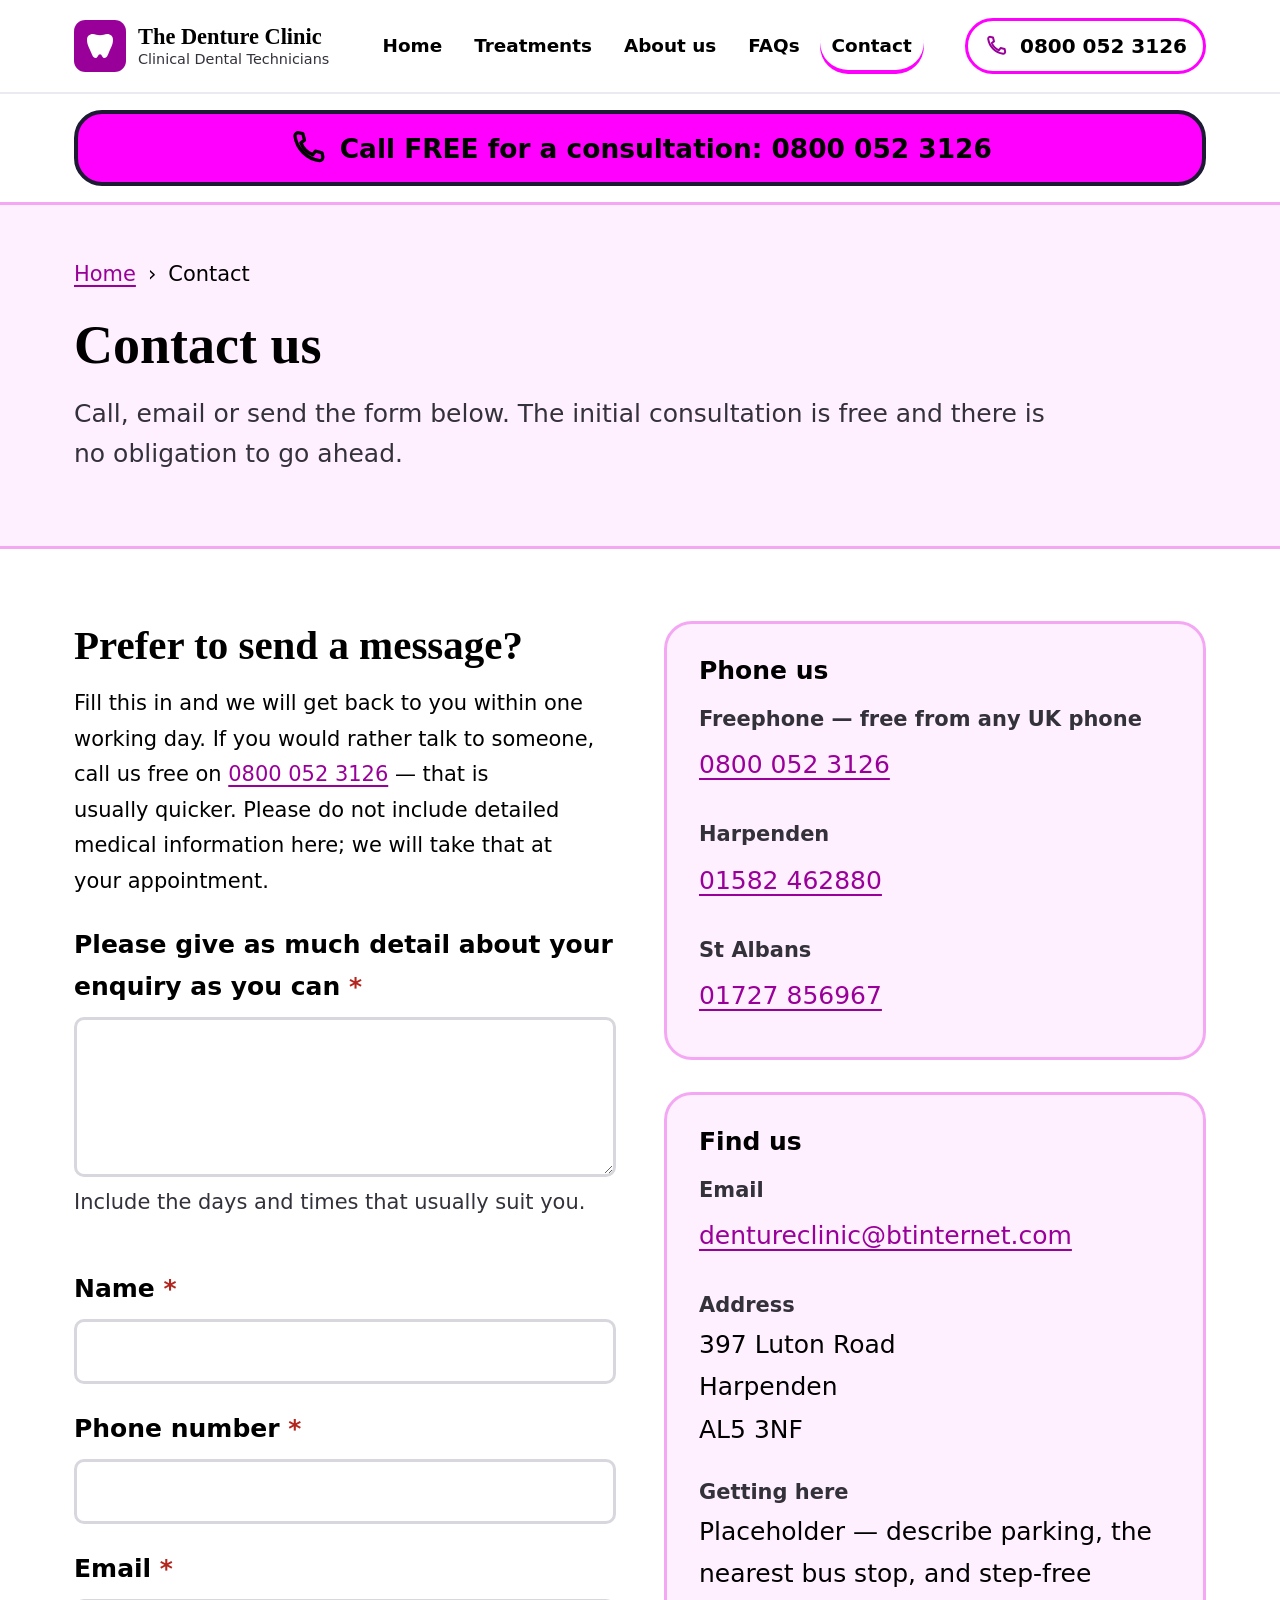
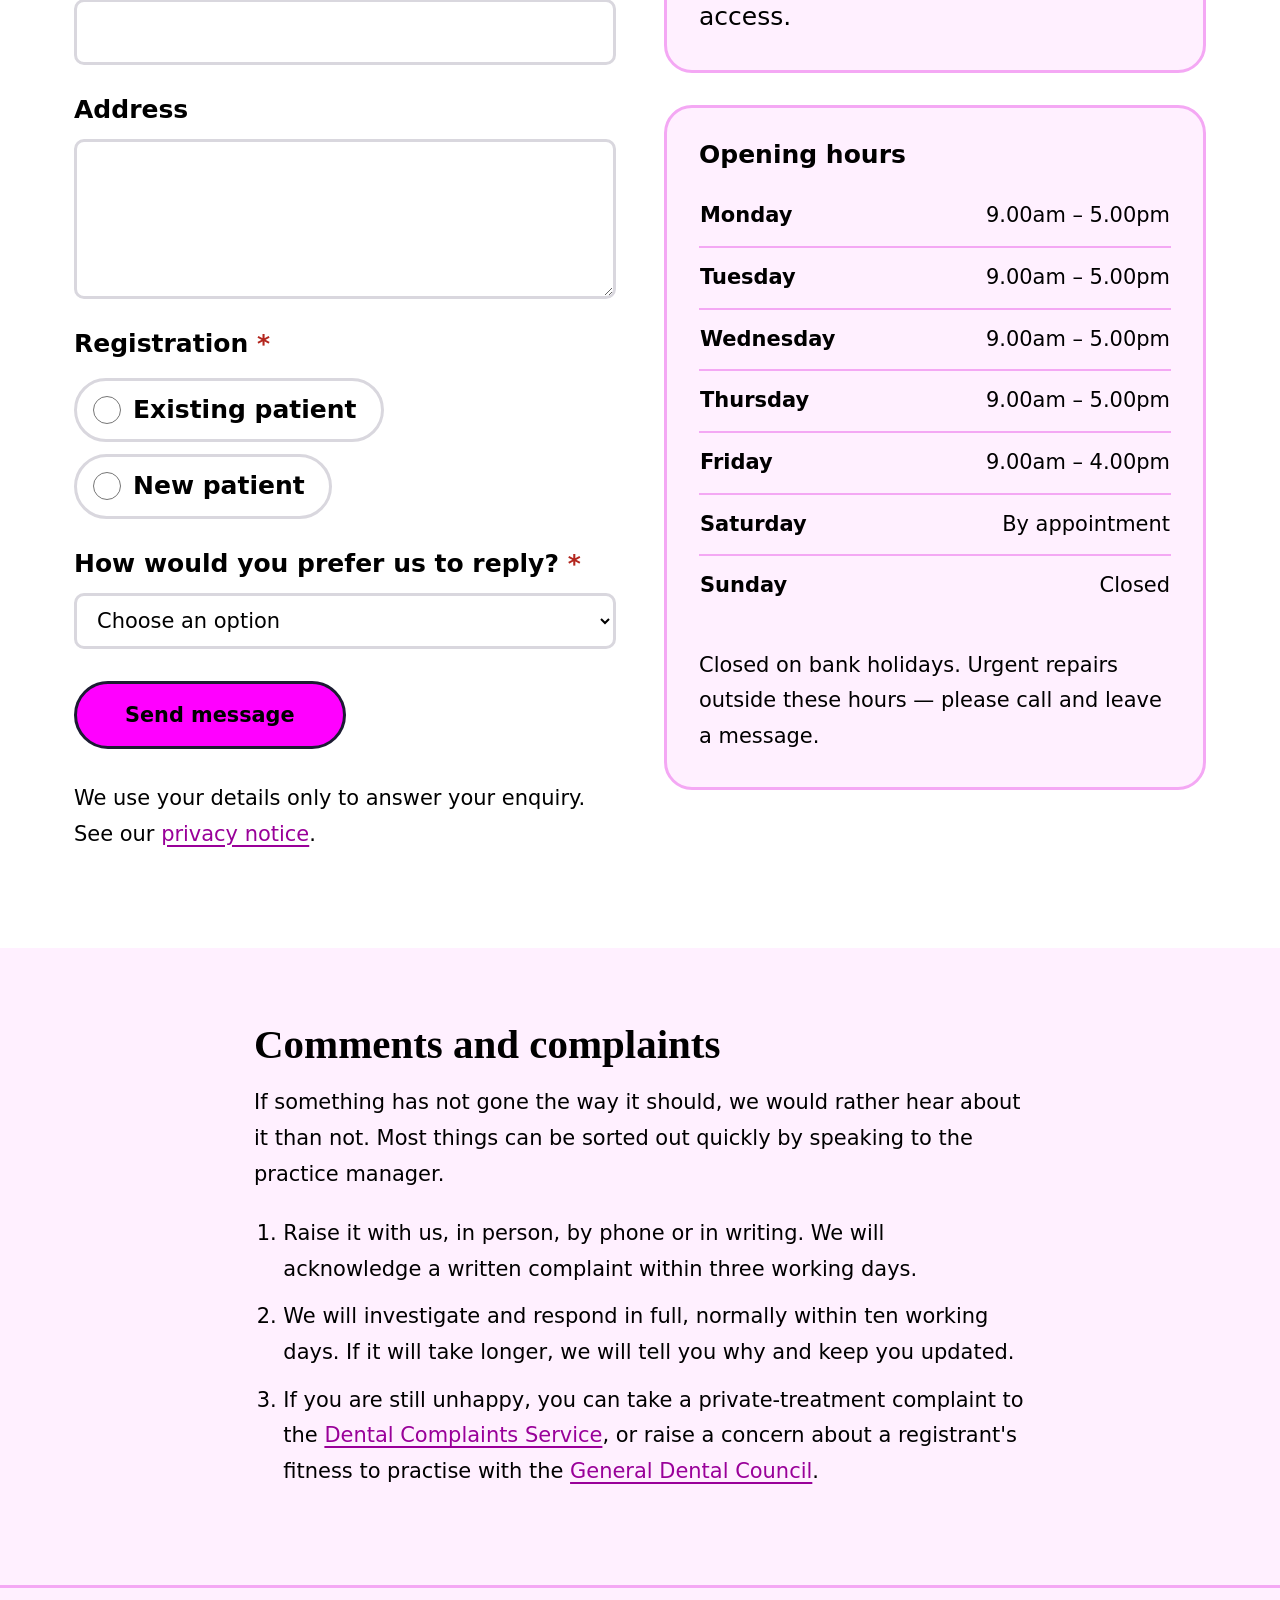
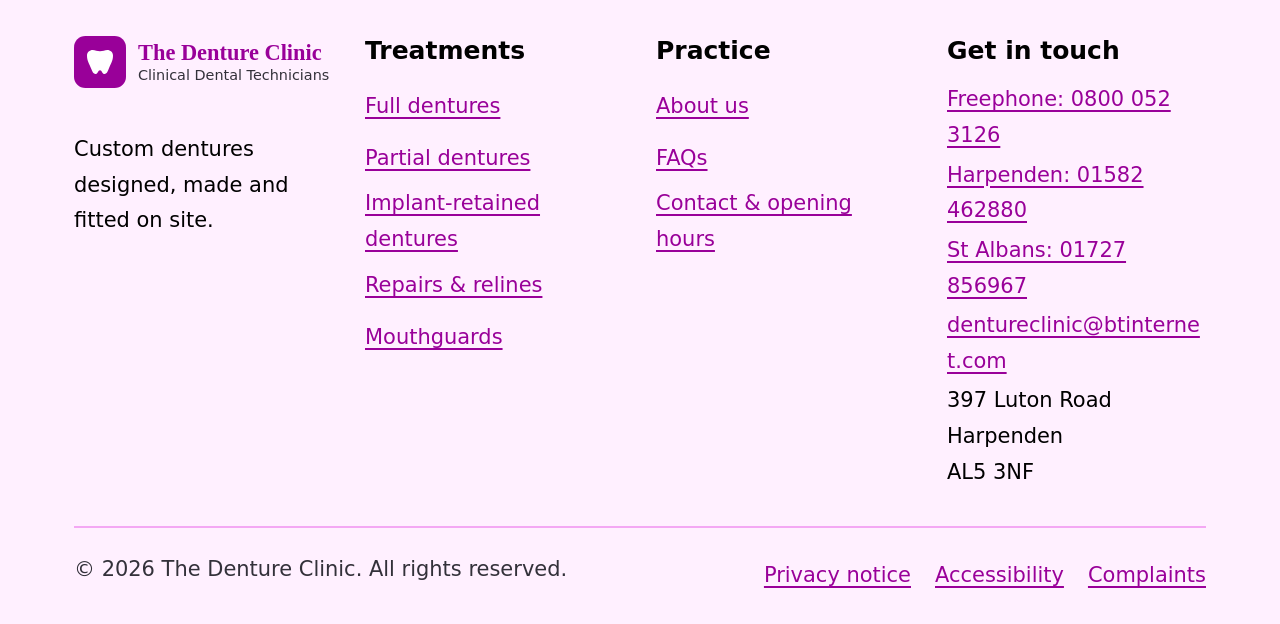
<file: contact.html>
<!DOCTYPE html>
<html lang="en-GB">
<head>
<meta charset="utf-8">
<meta name="viewport" content="width=device-width, initial-scale=1">
<meta name="robots" content="noindex, nofollow"><!-- PREVIEW ONLY: delete this line before going live on the real domain -->
<title>Contact &amp; opening hours — The Denture Clinic</title>
<meta name="description" content="Book a free denture consultation. Find our address, opening hours, phone number and directions, or send an enquiry.">
<link rel="canonical" href="https://www.thedentureclinic.org.uk/contact.html">
<meta property="og:type" content="website">
<meta property="og:title" content="Contact &amp; opening hours — The Denture Clinic">
<meta property="og:description" content="Book a free denture consultation, or find our address, opening hours and directions.">
<meta property="og:url" content="https://www.thedentureclinic.org.uk/contact.html">
<meta property="og:locale" content="en_GB">
<meta name="color-scheme" content="light">
<meta name="theme-color" content="#ffffff">
<link rel="icon" href="data:image/svg+xml,%3Csvg xmlns='http://www.w3.org/2000/svg' viewBox='0 0 32 32'%3E%3Crect width='32' height='32' rx='7' fill='%235b2e96'/%3E%3Cpath d='M8 12c0-2 1.6-3.4 3.5-3.4 1.6 0 2.7.8 4.5.8s2.9-.8 4.5-.8C22.4 8.6 24 10 24 12c0 3.4-1.4 5-2.6 8.2-.7 1.9-1.3 3.2-2.6 3.2-1.4 0-1.6-2.4-2.8-2.4s-1.4 2.4-2.8 2.4c-1.3 0-1.9-1.3-2.6-3.2C9.4 17 8 15.4 8 12Z' fill='white'/%3E%3C/svg%3E">
<link rel="stylesheet" href="assets/css/styles.css">
</head>
<body>

<a class="skip-link" href="#main">Skip to main content</a>

<header class="site-header">
  <div class="container header-inner">
    <a class="brand" href="index.html">
      <svg class="brand-mark" viewBox="0 0 32 32" aria-hidden="true" focusable="false">
        <rect width="32" height="32" rx="7" fill="currentColor"></rect>
        <path d="M8 12c0-2 1.6-3.4 3.5-3.4 1.6 0 2.7.8 4.5.8s2.9-.8 4.5-.8C22.4 8.6 24 10 24 12c0 3.4-1.4 5-2.6 8.2-.7 1.9-1.3 3.2-2.6 3.2-1.4 0-1.6-2.4-2.8-2.4s-1.4 2.4-2.8 2.4c-1.3 0-1.9-1.3-2.6-3.2C9.4 17 8 15.4 8 12Z" fill="#fff"></path>
      </svg>
      <span class="brand-text">
        <span class="brand-name">The Denture Clinic</span>
        <span class="brand-sub">Clinical Dental Technicians</span>
      </span>
    </a>

    <nav class="primary-nav" id="primary-nav" aria-label="Primary">
      <ul>
        <li><a href="index.html">Home</a></li>
        <li><a href="treatments.html">Treatments</a></li>
        <li><a href="about.html">About us</a></li>
        <li><a href="faqs.html">FAQs</a></li>
        <li><a href="contact.html" aria-current="page">Contact</a></li>
      </ul>
      <a class="btn btn-primary nav-cta" href="#enquiry">Book a consultation</a>
    </nav>

    <div class="header-actions">
            <a class="header-phone" href="tel:+448000523126">
        <svg viewBox="0 0 24 24" fill="none" stroke="currentColor" stroke-width="2" stroke-linecap="round" stroke-linejoin="round" aria-hidden="true" focusable="false"><path d="M6.6 2.9 9 3.4l1 4-2.2 1.6a13 13 0 0 0 7.2 7.2l1.6-2.2 4 1 .5 2.4a2 2 0 0 1-2 2.4A17.5 17.5 0 0 1 4.2 4.9a2 2 0 0 1 2.4-2Z"/></svg>
        0800 052 3126
      </a>

      <button class="nav-toggle" type="button" aria-expanded="false" aria-controls="primary-nav">
        <svg class="icon-open" viewBox="0 0 24 24" fill="none" stroke="currentColor" stroke-width="2.5" stroke-linecap="round" aria-hidden="true" focusable="false"><path d="M4 7h16M4 12h16M4 17h16"/></svg>
        <svg class="icon-close" viewBox="0 0 24 24" fill="none" stroke="currentColor" stroke-width="2.5" stroke-linecap="round" aria-hidden="true" focusable="false"><path d="M6 6l12 12M18 6 6 18"/></svg>
        Menu
      </button>
    </div>
  </div>
</header>

<div class="call-bar">
  <div class="container">
    <a class="call-bar-link" href="tel:+448000523126">
      <svg viewBox="0 0 24 24" fill="none" stroke="currentColor" stroke-width="2" stroke-linecap="round" stroke-linejoin="round" aria-hidden="true" focusable="false"><path d="M6.6 2.9 9 3.4l1 4-2.2 1.6a13 13 0 0 0 7.2 7.2l1.6-2.2 4 1 .5 2.4a2 2 0 0 1-2 2.4A17.5 17.5 0 0 1 4.2 4.9a2 2 0 0 1 2.4-2Z"/></svg>
      <span>Call FREE for a consultation: 0800 052 3126</span>
    </a>
  </div>
</div>

<main id="main">

  <div class="page-header">
    <div class="container">
      <nav class="breadcrumb" aria-label="Breadcrumb">
        <ol>
          <li><a href="index.html">Home</a></li>
          <li aria-current="page">Contact</li>
        </ol>
      </nav>
      <h1>Contact us</h1>
      <p class="lede">
        Call, email or send the form below. The initial consultation is free and
        there is no obligation to go ahead.
      </p>
    </div>
  </div>

  <section class="section">
    <div class="container split">

      <div id="enquiry">
        <h2>Prefer to send a message?</h2>
        <p>
          Fill this in and we will get back to you within one working day. If you
          would rather talk to someone, call us free on
          <a href="tel:+448000523126">0800 052 3126</a> — that is usually quicker.
          Please do not include detailed medical information here; we will take
          that at your appointment.
        </p>

        <!--
          FORM WIRING
          - data-endpoint: a URL that accepts a JSON POST (Formspree, Netlify
            Forms, Basin, or your own handler). Leave it empty and the form falls
            back to opening the visitor's email client instead.
          - data-mailto: the address used for that fallback.
          See PLACEHOLDERS.md.
        -->
        <form data-enquiry-form data-endpoint="" data-mailto="dentureclinic@btinternet.com" novalidate>
          <div class="form-grid">

            <div class="field field--full">
              <label for="message">Please give as much detail about your enquiry as you can <span class="req" aria-hidden="true">*</span></label>
              <textarea id="message" name="message" required></textarea>
              <p class="hint">Include the days and times that usually suit you.</p>
              <p class="error" role="alert"></p>
            </div>

            <div class="field">
              <label for="name">Name <span class="req" aria-hidden="true">*</span></label>
              <input type="text" id="name" name="name" autocomplete="name" required>
              <p class="error" role="alert"></p>
            </div>

            <div class="field">
              <label for="phone">Phone number <span class="req" aria-hidden="true">*</span></label>
              <input type="tel" id="phone" name="phone" autocomplete="tel" required>
              <p class="error" role="alert"></p>
            </div>

            <div class="field field--full">
              <label for="email">Email <span class="req" aria-hidden="true">*</span></label>
              <input type="email" id="email" name="email" autocomplete="email" required>
              <p class="error" role="alert"></p>
            </div>

            <div class="field field--full">
              <label for="address">Address</label>
              <textarea id="address" name="address" rows="3" autocomplete="street-address"></textarea>
              <p class="error" role="alert"></p>
            </div>

            <fieldset class="field field--full fieldset">
              <legend>Registration <span class="req" aria-hidden="true">*</span></legend>
              <div class="radio-row">
                <label class="radio">
                  <input type="radio" name="registration" value="Existing patient" required>
                  Existing patient
                </label>
                <label class="radio">
                  <input type="radio" name="registration" value="New patient">
                  New patient
                </label>
              </div>
              <p class="error" role="alert"></p>
            </fieldset>

            <div class="field field--full">
              <label for="contact-preference">How would you prefer us to reply? <span class="req" aria-hidden="true">*</span></label>
              <select id="contact-preference" name="contactPreference" required>
                <option value="">Choose an option</option>
                <option>By phone</option>
                <option>By email</option>
                <option>By post</option>
              </select>
              <p class="error" role="alert"></p>
            </div>

            <!-- Spam trap: hidden from people, tempting to bots -->
            <div class="hp" aria-hidden="true">
              <label for="website">Leave this field empty</label>
              <input type="text" id="website" name="website" tabindex="-1" autocomplete="off">
            </div>

          </div>

          <div class="btn-row">
            <button class="btn btn-primary btn-large" type="submit">Send message</button>
          </div>

          <p class="form-status" role="status" hidden></p>

          <p class="hint mt-6">
            We use your details only to answer your enquiry. See our
            <a href="privacy.html">privacy notice</a>.
          </p>
        </form>
      </div>

      <aside>
        <div class="contact-panel">
          <h3>Phone us</h3>
          <dl class="detail-list">
            <dt>Freephone &mdash; free from any UK phone</dt>
            <dd><a href="tel:+448000523126">0800 052 3126</a></dd>
            <dt>Harpenden</dt>
            <dd><a href="tel:+441582462880">01582 462880</a></dd>
            <dt>St Albans</dt>
            <dd><a href="tel:+441727856967">01727 856967</a></dd>
          </dl>
        </div>

        <div class="contact-panel">
          <h3>Find us</h3>
          <dl class="detail-list">
            <dt>Email</dt>
            <dd><a href="mailto:dentureclinic@btinternet.com">dentureclinic@btinternet.com</a></dd>
            <dt>Address</dt>
            <dd>
              <address style="font-style: normal; margin: 0;">
                397 Luton Road<br>
                Harpenden<br>
                AL5 3NF
              </address>
            </dd>
            <dt>Getting here</dt>
            <dd>
              <!-- TODO: parking, nearest bus stop or station, step-free access -->
              Placeholder &mdash; describe parking, the nearest bus stop, and
              step-free access.
            </dd>
          </dl>
        </div>

        <div class="contact-panel">
          <h3>Opening hours</h3>
          <!-- TODO: replace with your real hours -->
          <table class="hours">
            <tbody>
              <tr><th scope="row">Monday</th><td>9.00am &ndash; 5.00pm</td></tr>
              <tr><th scope="row">Tuesday</th><td>9.00am &ndash; 5.00pm</td></tr>
              <tr><th scope="row">Wednesday</th><td>9.00am &ndash; 5.00pm</td></tr>
              <tr><th scope="row">Thursday</th><td>9.00am &ndash; 5.00pm</td></tr>
              <tr><th scope="row">Friday</th><td>9.00am &ndash; 4.00pm</td></tr>
              <tr><th scope="row">Saturday</th><td>By appointment</td></tr>
              <tr><th scope="row">Sunday</th><td>Closed</td></tr>
            </tbody>
          </table>
          <p class="hint mt-6 mb-0">
            Closed on bank holidays. Urgent repairs outside these hours — please
            call and leave a message.
          </p>
        </div>
      </aside>

    </div>
  </section>

  <section class="section section--alt" id="complaints" aria-labelledby="complaints-heading">
    <div class="container container--narrow prose">
      <h2 id="complaints-heading">Comments and complaints</h2>
      <p>
        If something has not gone the way it should, we would rather hear about it
        than not. Most things can be sorted out quickly by speaking to the practice
        manager.
      </p>
      <!-- TODO: replace with your practice's actual complaints procedure and named contact -->
      <ol>
        <li>
          Raise it with us, in person, by phone or in writing. We will acknowledge a
          written complaint within three working days.
        </li>
        <li>
          We will investigate and respond in full, normally within ten working days.
          If it will take longer, we will tell you why and keep you updated.
        </li>
        <li>
          If you are still unhappy, you can take a private-treatment complaint to the
          <a href="https://dcs.gdc-uk.org/" rel="noopener">Dental Complaints Service</a>,
          or raise a concern about a registrant's fitness to practise with the
          <a href="https://www.gdc-uk.org/" rel="noopener">General Dental Council</a>.
        </li>
      </ol>
    </div>
  </section>

</main>

<footer class="site-footer">
  <div class="container">
    <div class="footer-grid">
      <div>
        <a class="brand" href="index.html">
          <svg class="brand-mark" viewBox="0 0 32 32" aria-hidden="true" focusable="false">
            <rect width="32" height="32" rx="7" fill="currentColor"></rect>
            <path d="M8 12c0-2 1.6-3.4 3.5-3.4 1.6 0 2.7.8 4.5.8s2.9-.8 4.5-.8C22.4 8.6 24 10 24 12c0 3.4-1.4 5-2.6 8.2-.7 1.9-1.3 3.2-2.6 3.2-1.4 0-1.6-2.4-2.8-2.4s-1.4 2.4-2.8 2.4c-1.3 0-1.9-1.3-2.6-3.2C9.4 17 8 15.4 8 12Z" fill="#fff"></path>
          </svg>
          <span class="brand-text">
            <span class="brand-name">The Denture Clinic</span>
            <span class="brand-sub">Clinical Dental Technicians</span>
          </span>
        </a>
        <p class="mt-6">Custom dentures designed, made and fitted on site.</p>
      </div>

      <div>
        <h2>Treatments</h2>
        <ul>
          <li><a href="treatments.html#full-dentures">Full dentures</a></li>
          <li><a href="treatments.html#partial-dentures">Partial dentures</a></li>
          <li><a href="treatments.html#implant-retained">Implant-retained dentures</a></li>
          <li><a href="treatments.html#repairs">Repairs &amp; relines</a></li>
          <li><a href="treatments.html#mouthguards">Mouthguards</a></li>
        </ul>
      </div>

      <div>
        <h2>Practice</h2>
        <ul>
          <li><a href="about.html">About us</a></li>
          <li><a href="faqs.html">FAQs</a></li>
          <li><a href="contact.html">Contact &amp; opening hours</a></li>
        </ul>
      </div>

      <div>
        <h2>Get in touch</h2>
        <ul>
          <li><a href="tel:+448000523126">Freephone: 0800 052 3126</a></li>
          <li><a href="tel:+441582462880">Harpenden: 01582 462880</a></li>
          <li><a href="tel:+441727856967">St Albans: 01727 856967</a></li>
          <li><a href="mailto:dentureclinic@btinternet.com">dentureclinic@btinternet.com</a></li>
          <li>
            <address style="font-style: normal;">
              397 Luton Road<br>Harpenden<br>AL5 3NF
            </address>
          </li>
        </ul>
      </div>
    </div>

    <div class="footer-bottom">
      <p class="mb-0">&copy; <span data-year>2026</span> The Denture Clinic. All rights reserved.</p>
      <ul>
        <li><a href="privacy.html">Privacy notice</a></li>
        <li><a href="accessibility.html">Accessibility</a></li>
        <li><a href="contact.html#complaints">Complaints</a></li>
      </ul>
    </div>
  </div>
</footer>

<script src="assets/js/main.js" defer></script>
<script type="speculationrules">
{
  "prerender": [
    { "where": { "href_matches": "/*" }, "eagerness": "moderate" }
  ]
}
</script>
</body>
</html>
</file>
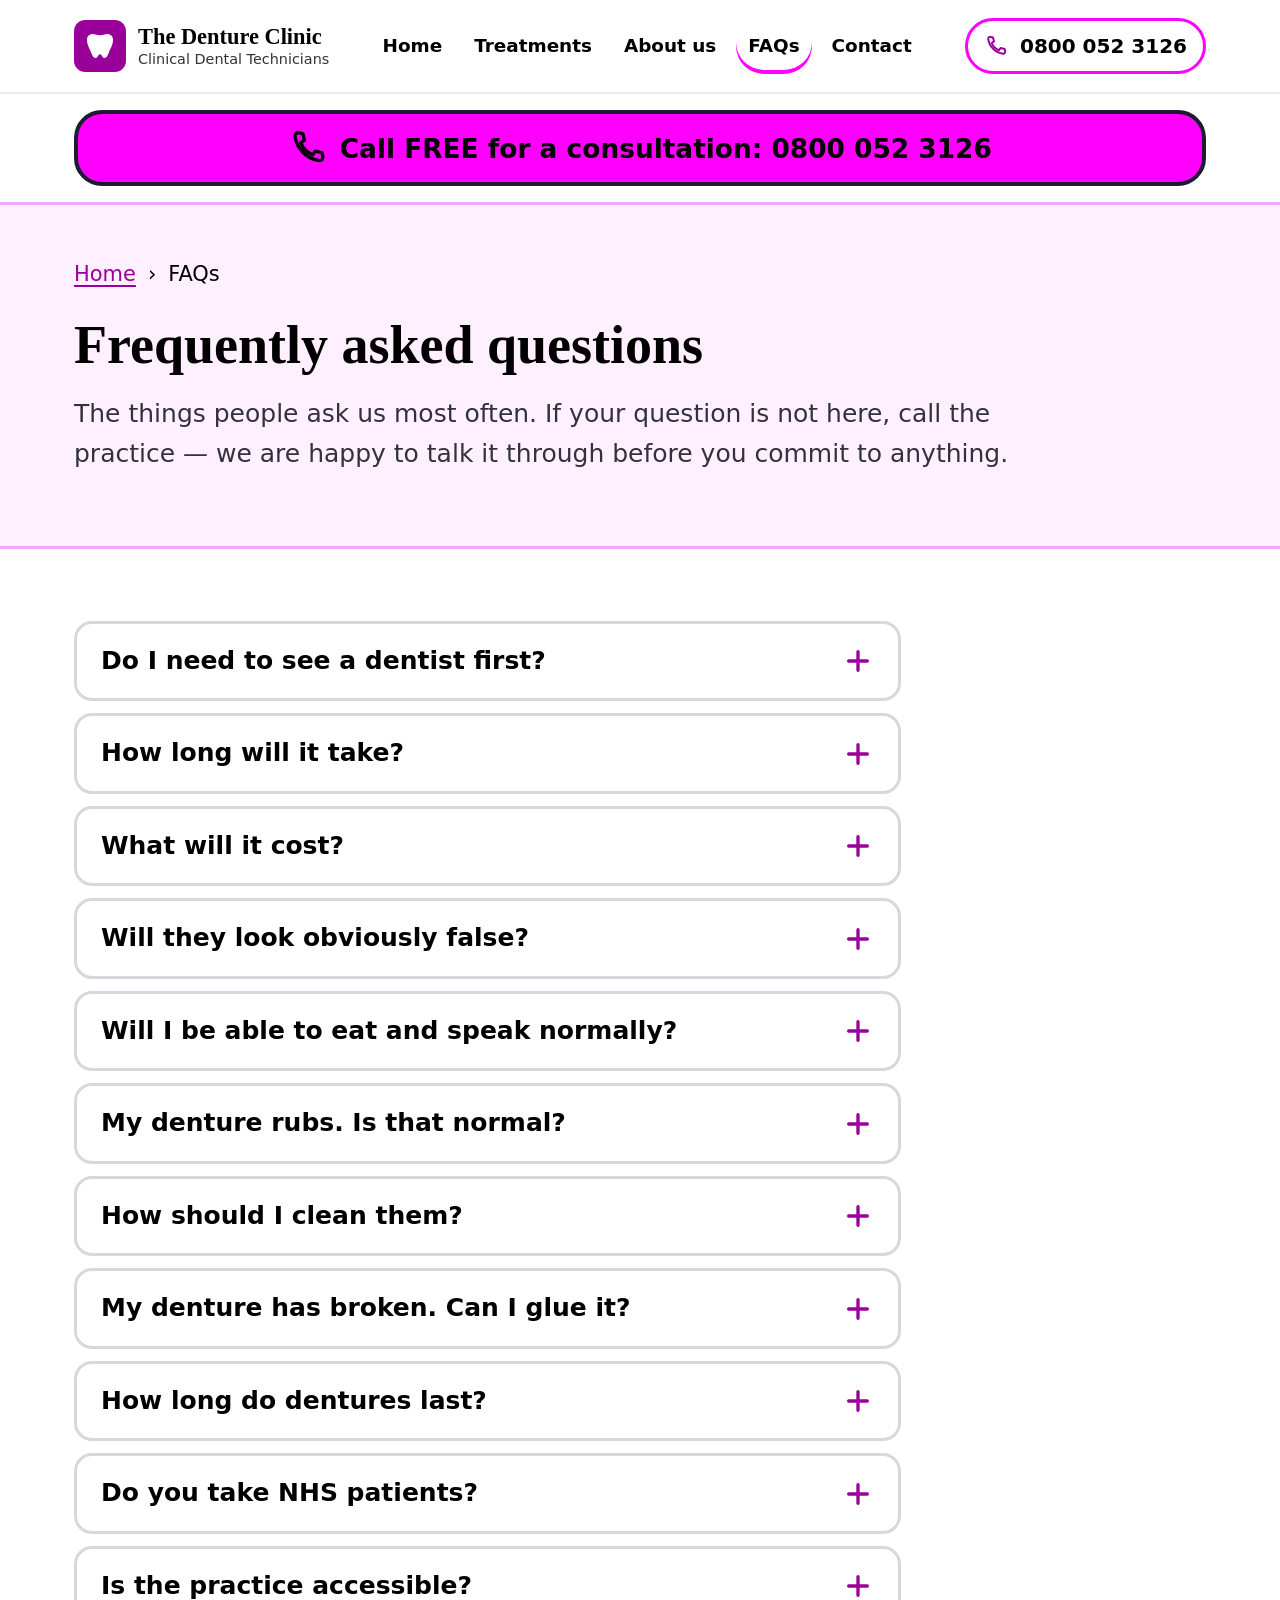
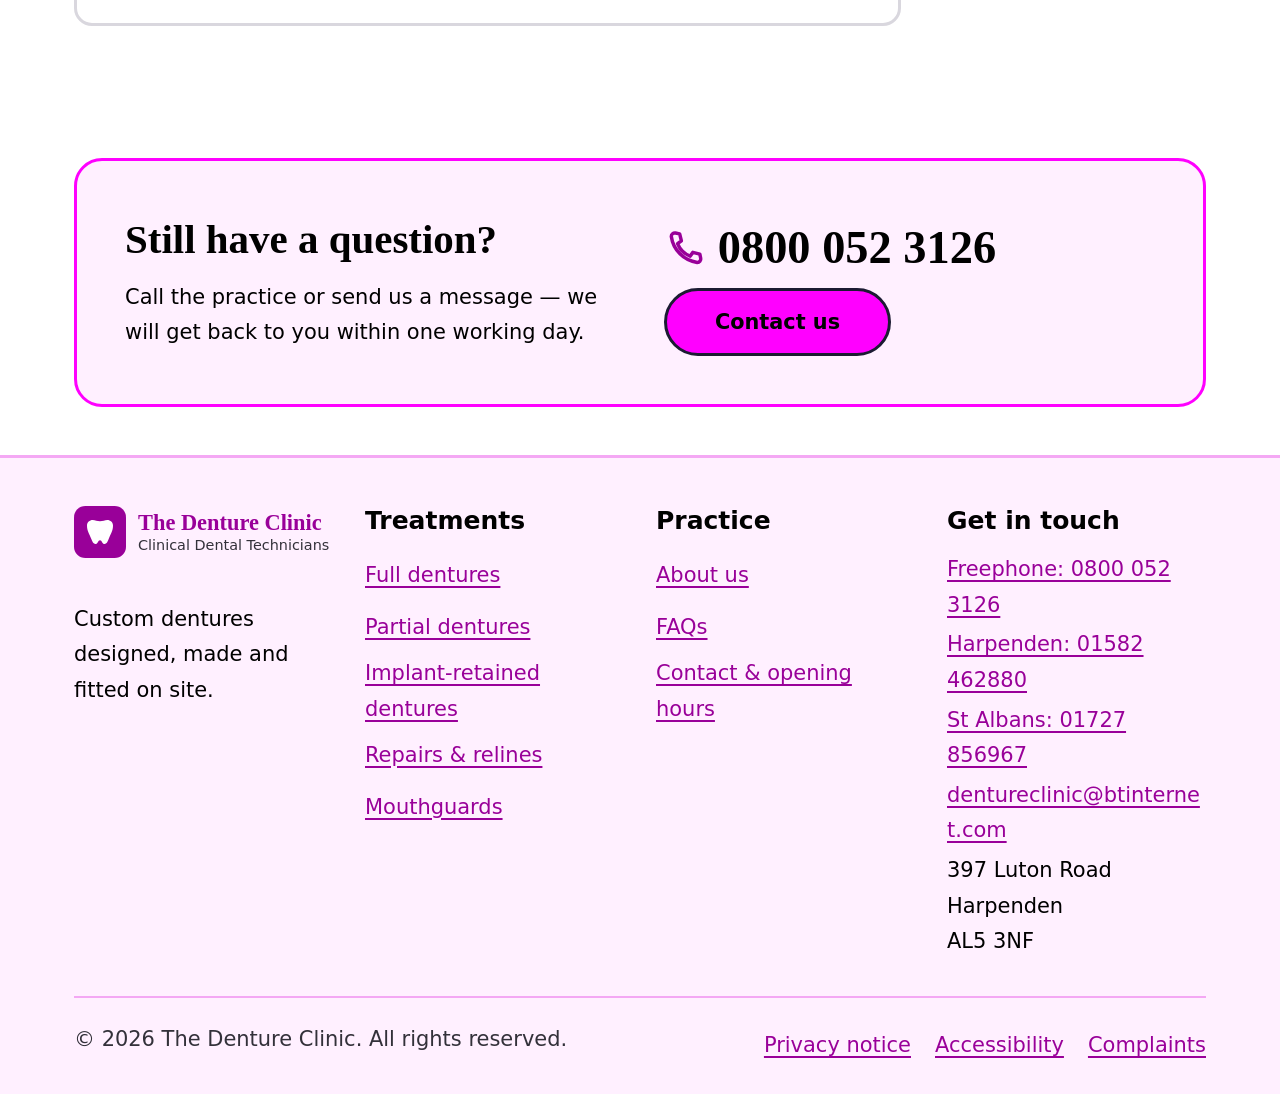
<file: faqs.html>
<!DOCTYPE html>
<html lang="en-GB">
<head>
<meta charset="utf-8">
<meta name="viewport" content="width=device-width, initial-scale=1">
<meta name="robots" content="noindex, nofollow"><!-- PREVIEW ONLY: delete this line before going live on the real domain -->
<title>Frequently asked questions — The Denture Clinic</title>
<meta name="description" content="Answers to common questions about dentures: how long they take, what they cost, whether you need a dentist first, eating and speaking, cleaning and aftercare.">
<link rel="canonical" href="https://www.thedentureclinic.org.uk/faqs.html">
<meta property="og:type" content="website">
<meta property="og:title" content="Frequently asked questions — The Denture Clinic">
<meta property="og:description" content="Answers to common questions about dentures, from first appointment to aftercare.">
<meta property="og:url" content="https://www.thedentureclinic.org.uk/faqs.html">
<meta property="og:locale" content="en_GB">
<meta name="color-scheme" content="light">
<meta name="theme-color" content="#ffffff">
<link rel="icon" href="data:image/svg+xml,%3Csvg xmlns='http://www.w3.org/2000/svg' viewBox='0 0 32 32'%3E%3Crect width='32' height='32' rx='7' fill='%235b2e96'/%3E%3Cpath d='M8 12c0-2 1.6-3.4 3.5-3.4 1.6 0 2.7.8 4.5.8s2.9-.8 4.5-.8C22.4 8.6 24 10 24 12c0 3.4-1.4 5-2.6 8.2-.7 1.9-1.3 3.2-2.6 3.2-1.4 0-1.6-2.4-2.8-2.4s-1.4 2.4-2.8 2.4c-1.3 0-1.9-1.3-2.6-3.2C9.4 17 8 15.4 8 12Z' fill='white'/%3E%3C/svg%3E">
<link rel="stylesheet" href="assets/css/styles.css">
</head>
<body>

<a class="skip-link" href="#main">Skip to main content</a>

<header class="site-header">
  <div class="container header-inner">
    <a class="brand" href="index.html">
      <svg class="brand-mark" viewBox="0 0 32 32" aria-hidden="true" focusable="false">
        <rect width="32" height="32" rx="7" fill="currentColor"></rect>
        <path d="M8 12c0-2 1.6-3.4 3.5-3.4 1.6 0 2.7.8 4.5.8s2.9-.8 4.5-.8C22.4 8.6 24 10 24 12c0 3.4-1.4 5-2.6 8.2-.7 1.9-1.3 3.2-2.6 3.2-1.4 0-1.6-2.4-2.8-2.4s-1.4 2.4-2.8 2.4c-1.3 0-1.9-1.3-2.6-3.2C9.4 17 8 15.4 8 12Z" fill="#fff"></path>
      </svg>
      <span class="brand-text">
        <span class="brand-name">The Denture Clinic</span>
        <span class="brand-sub">Clinical Dental Technicians</span>
      </span>
    </a>

    <nav class="primary-nav" id="primary-nav" aria-label="Primary">
      <ul>
        <li><a href="index.html">Home</a></li>
        <li><a href="treatments.html">Treatments</a></li>
        <li><a href="about.html">About us</a></li>
        <li><a href="faqs.html" aria-current="page">FAQs</a></li>
        <li><a href="contact.html">Contact</a></li>
      </ul>
      <a class="btn btn-primary nav-cta" href="contact.html">Book a consultation</a>
    </nav>

    <div class="header-actions">
            <a class="header-phone" href="tel:+448000523126">
        <svg viewBox="0 0 24 24" fill="none" stroke="currentColor" stroke-width="2" stroke-linecap="round" stroke-linejoin="round" aria-hidden="true" focusable="false"><path d="M6.6 2.9 9 3.4l1 4-2.2 1.6a13 13 0 0 0 7.2 7.2l1.6-2.2 4 1 .5 2.4a2 2 0 0 1-2 2.4A17.5 17.5 0 0 1 4.2 4.9a2 2 0 0 1 2.4-2Z"/></svg>
        0800 052 3126
      </a>

      <button class="nav-toggle" type="button" aria-expanded="false" aria-controls="primary-nav">
        <svg class="icon-open" viewBox="0 0 24 24" fill="none" stroke="currentColor" stroke-width="2.5" stroke-linecap="round" aria-hidden="true" focusable="false"><path d="M4 7h16M4 12h16M4 17h16"/></svg>
        <svg class="icon-close" viewBox="0 0 24 24" fill="none" stroke="currentColor" stroke-width="2.5" stroke-linecap="round" aria-hidden="true" focusable="false"><path d="M6 6l12 12M18 6 6 18"/></svg>
        Menu
      </button>
    </div>
  </div>
</header>

<div class="call-bar">
  <div class="container">
    <a class="call-bar-link" href="tel:+448000523126">
      <svg viewBox="0 0 24 24" fill="none" stroke="currentColor" stroke-width="2" stroke-linecap="round" stroke-linejoin="round" aria-hidden="true" focusable="false"><path d="M6.6 2.9 9 3.4l1 4-2.2 1.6a13 13 0 0 0 7.2 7.2l1.6-2.2 4 1 .5 2.4a2 2 0 0 1-2 2.4A17.5 17.5 0 0 1 4.2 4.9a2 2 0 0 1 2.4-2Z"/></svg>
      <span>Call FREE for a consultation: 0800 052 3126</span>
    </a>
  </div>
</div>

<main id="main">

  <div class="page-header">
    <div class="container">
      <nav class="breadcrumb" aria-label="Breadcrumb">
        <ol>
          <li><a href="index.html">Home</a></li>
          <li aria-current="page">FAQs</li>
        </ol>
      </nav>
      <h1>Frequently asked questions</h1>
      <p class="lede">
        The things people ask us most often. If your question is not here, call the
        practice — we are happy to talk it through before you commit to anything.
      </p>
    </div>
  </div>

  <section class="section">
    <div class="container">
      <div class="faq">

        <details>
          <summary>Do I need to see a dentist first?</summary>
          <div class="faq-body">
            <p>It depends on what is in your mouth.</p>
            <p>
              <strong>If you have no natural teeth and no implants,</strong> no — come
              straight to us. Clinical dental technicians are allowed to provide and
              maintain full dentures for you directly. That is what "direct access"
              means.
            </p>
            <p>
              <strong>If you have any natural teeth, or any implants,</strong> then
              yes. We can treat you, but the GDC requires us to work to a written
              <em>prescription</em> from a dentist — a specific instruction for the
              work, not just confirmation that you had a check-up recently. There is
              good reason for it: a partial denture fitted over an untreated problem
              makes the problem worse.
            </p>
            <p>
              Repairs and shade-taking are the exceptions — we can do those for
              anyone, directly. If you need a prescription and do not have a dentist,
              tell us and we will help you find one.
            </p>
          </div>
        </details>

        <details>
          <summary>How long will it take?</summary>
          <div class="faq-body">
            <p>
              Most new dentures take three to five weeks across four or five
              appointments. Repairs are usually same-day. Immediate dentures are made
              before your extractions so they are ready on the day.
            </p>
            <p>
              We will give you your own timetable at the consultation. Rushing this
              is a false economy — the try-in stage is where a denture stops being
              adequate and starts being right.
            </p>
          </div>
        </details>

        <details>
          <summary>What will it cost?</summary>
          <div class="faq-body">
            <p>
              It depends on the type of denture and the materials. The
              <a href="treatments.html">treatments page</a> gives guide prices for
              each option.
            </p>
            <p>
              You will get a written estimate after your free consultation, before
              any work starts, and we do not add to it afterwards. Ask us about
              paying in instalments if that would help.
            </p>
          </div>
        </details>

        <details>
          <summary>Will they look obviously false?</summary>
          <div class="faq-body">
            <p>
              They should not. Tooth shape, shade, spacing and even slight
              irregularities are all chosen to suit your face, your age and — if you
              have them — photographs of your own teeth from before.
            </p>
            <p>
              You approve the arrangement at the wax try-in, before anything is
              finished. Bring a partner or a friend to that appointment; a second
              opinion from someone who knows your face is genuinely useful.
            </p>
          </div>
        </details>

        <details>
          <summary>Will I be able to eat and speak normally?</summary>
          <div class="faq-body">
            <p>
              Eventually, yes, but not on day one. Expect a fortnight or so of
              adjustment. Start with soft food cut small, chew on both sides at once
              to keep the denture balanced, and build up.
            </p>
            <p>
              Speech usually settles within a few days. Reading aloud to yourself for
              ten minutes a day helps more than anything else. If a particular sound
              is still wrong after a couple of weeks, tell us — it is often fixable
              with a small adjustment.
            </p>
          </div>
        </details>

        <details>
          <summary>My denture rubs. Is that normal?</summary>
          <div class="faq-body">
            <p>
              Some soreness in the first week or two is common, and it is exactly
              what the review appointment is for. Do not put up with it and do not
              try to file it down yourself.
            </p>
            <p>
              One thing that helps us: wear the denture for a few hours before your
              adjustment appointment, even if it is uncomfortable. The sore spot
              shows us precisely where to relieve it.
            </p>
          </div>
        </details>

        <details>
          <summary>How should I clean them?</summary>
          <div class="faq-body">
            <p>
              Brush them twice a day over a bowl of water or a folded towel — if you
              drop them onto a hard surface they will break. Use soap and a soft
              brush, or a proper denture cleaner. Ordinary toothpaste is abrasive and
              scratches acrylic, and scratches hold stain.
            </p>
            <p>
              Take them out overnight and store them in cold water so the acrylic
              does not dry out. Never use hot water or bleach: hot water warps the
              base and ruins the fit permanently.
            </p>
          </div>
        </details>

        <details>
          <summary>My denture has broken. Can I glue it?</summary>
          <div class="faq-body">
            <p>
              Please do not. Superglue and similar adhesives soak into the acrylic
              and contaminate the surfaces we need to bond, which can turn a
              straightforward repair into a full remake.
            </p>
            <p>
              Put every piece in a bag — including the small ones — and bring them
              in. Most repairs are done the same day.
            </p>
          </div>
        </details>

        <details>
          <summary>How long do dentures last?</summary>
          <div class="faq-body">
            <p>
              Five to ten years is typical for the denture itself, but your mouth
              changes faster than that. Gums and bone reshape continuously after
              teeth are lost, so a denture that fitted perfectly at first will
              gradually loosen.
            </p>
            <p>
              A reline every few years usually restores the fit for a fraction of the
              cost of a new denture. We will tell you honestly which one you need.
            </p>
          </div>
        </details>

        <details>
          <summary>Do you take NHS patients?</summary>
          <div class="faq-body">
            <!-- TODO: replace with your practice's actual NHS position -->
            <p>
              Placeholder answer — replace this with your practice's real NHS
              arrangements before publishing, as it is one of the first things
              patients look for.
            </p>
          </div>
        </details>

        <details>
          <summary>Is the practice accessible?</summary>
          <div class="faq-body">
            <!-- TODO: describe step-free access, parking, hearing loop, WC, etc. -->
            <p>
              Placeholder answer — describe step-free access, parking, accessible WC,
              hearing loop and anything else a patient with limited mobility would
              want to know before travelling.
            </p>
            <p>
              See the <a href="contact.html">contact page</a> for how to find us.
            </p>
          </div>
        </details>

      </div>
    </div>
  </section>

  <section class="section section--tight">
    <div class="container">
      <div class="call-band">
        <div>
          <h2>Still have a question?</h2>
          <p>Call the practice or send us a message — we will get back to you within one working day.</p>
        </div>
        <div>
                    <a class="call-number" href="tel:+448000523126">
            <svg viewBox="0 0 24 24" fill="none" stroke="currentColor" stroke-width="2" stroke-linecap="round" stroke-linejoin="round" aria-hidden="true" focusable="false"><path d="M6.6 2.9 9 3.4l1 4-2.2 1.6a13 13 0 0 0 7.2 7.2l1.6-2.2 4 1 .5 2.4a2 2 0 0 1-2 2.4A17.5 17.5 0 0 1 4.2 4.9a2 2 0 0 1 2.4-2Z"/></svg>
            0800 052 3126
          </a>
          <div class="btn-row">
            <a class="btn btn-primary btn-large" href="contact.html">Contact us</a>
          </div>
        </div>
      </div>
    </div>
  </section>

</main>

<footer class="site-footer">
  <div class="container">
    <div class="footer-grid">
      <div>
        <a class="brand" href="index.html">
          <svg class="brand-mark" viewBox="0 0 32 32" aria-hidden="true" focusable="false">
            <rect width="32" height="32" rx="7" fill="currentColor"></rect>
            <path d="M8 12c0-2 1.6-3.4 3.5-3.4 1.6 0 2.7.8 4.5.8s2.9-.8 4.5-.8C22.4 8.6 24 10 24 12c0 3.4-1.4 5-2.6 8.2-.7 1.9-1.3 3.2-2.6 3.2-1.4 0-1.6-2.4-2.8-2.4s-1.4 2.4-2.8 2.4c-1.3 0-1.9-1.3-2.6-3.2C9.4 17 8 15.4 8 12Z" fill="#fff"></path>
          </svg>
          <span class="brand-text">
            <span class="brand-name">The Denture Clinic</span>
            <span class="brand-sub">Clinical Dental Technicians</span>
          </span>
        </a>
        <p class="mt-6">Custom dentures designed, made and fitted on site.</p>
      </div>

      <div>
        <h2>Treatments</h2>
        <ul>
          <li><a href="treatments.html#full-dentures">Full dentures</a></li>
          <li><a href="treatments.html#partial-dentures">Partial dentures</a></li>
          <li><a href="treatments.html#implant-retained">Implant-retained dentures</a></li>
          <li><a href="treatments.html#repairs">Repairs &amp; relines</a></li>
          <li><a href="treatments.html#mouthguards">Mouthguards</a></li>
        </ul>
      </div>

      <div>
        <h2>Practice</h2>
        <ul>
          <li><a href="about.html">About us</a></li>
          <li><a href="faqs.html">FAQs</a></li>
          <li><a href="contact.html">Contact &amp; opening hours</a></li>
        </ul>
      </div>

      <div>
        <h2>Get in touch</h2>
        <ul>
          <li><a href="tel:+448000523126">Freephone: 0800 052 3126</a></li>
          <li><a href="tel:+441582462880">Harpenden: 01582 462880</a></li>
          <li><a href="tel:+441727856967">St Albans: 01727 856967</a></li>
          <li><a href="mailto:dentureclinic@btinternet.com">dentureclinic@btinternet.com</a></li>
          <li>
            <address style="font-style: normal;">
              397 Luton Road<br>Harpenden<br>AL5 3NF
            </address>
          </li>
        </ul>
      </div>
    </div>

    <div class="footer-bottom">
      <p class="mb-0">&copy; <span data-year>2026</span> The Denture Clinic. All rights reserved.</p>
      <ul>
        <li><a href="privacy.html">Privacy notice</a></li>
        <li><a href="accessibility.html">Accessibility</a></li>
        <li><a href="contact.html#complaints">Complaints</a></li>
      </ul>
    </div>
  </div>
</footer>

<script src="assets/js/main.js" defer></script>
<script type="speculationrules">
{
  "prerender": [
    { "where": { "href_matches": "/*" }, "eagerness": "moderate" }
  ]
}
</script>
</body>
</html>
</file>
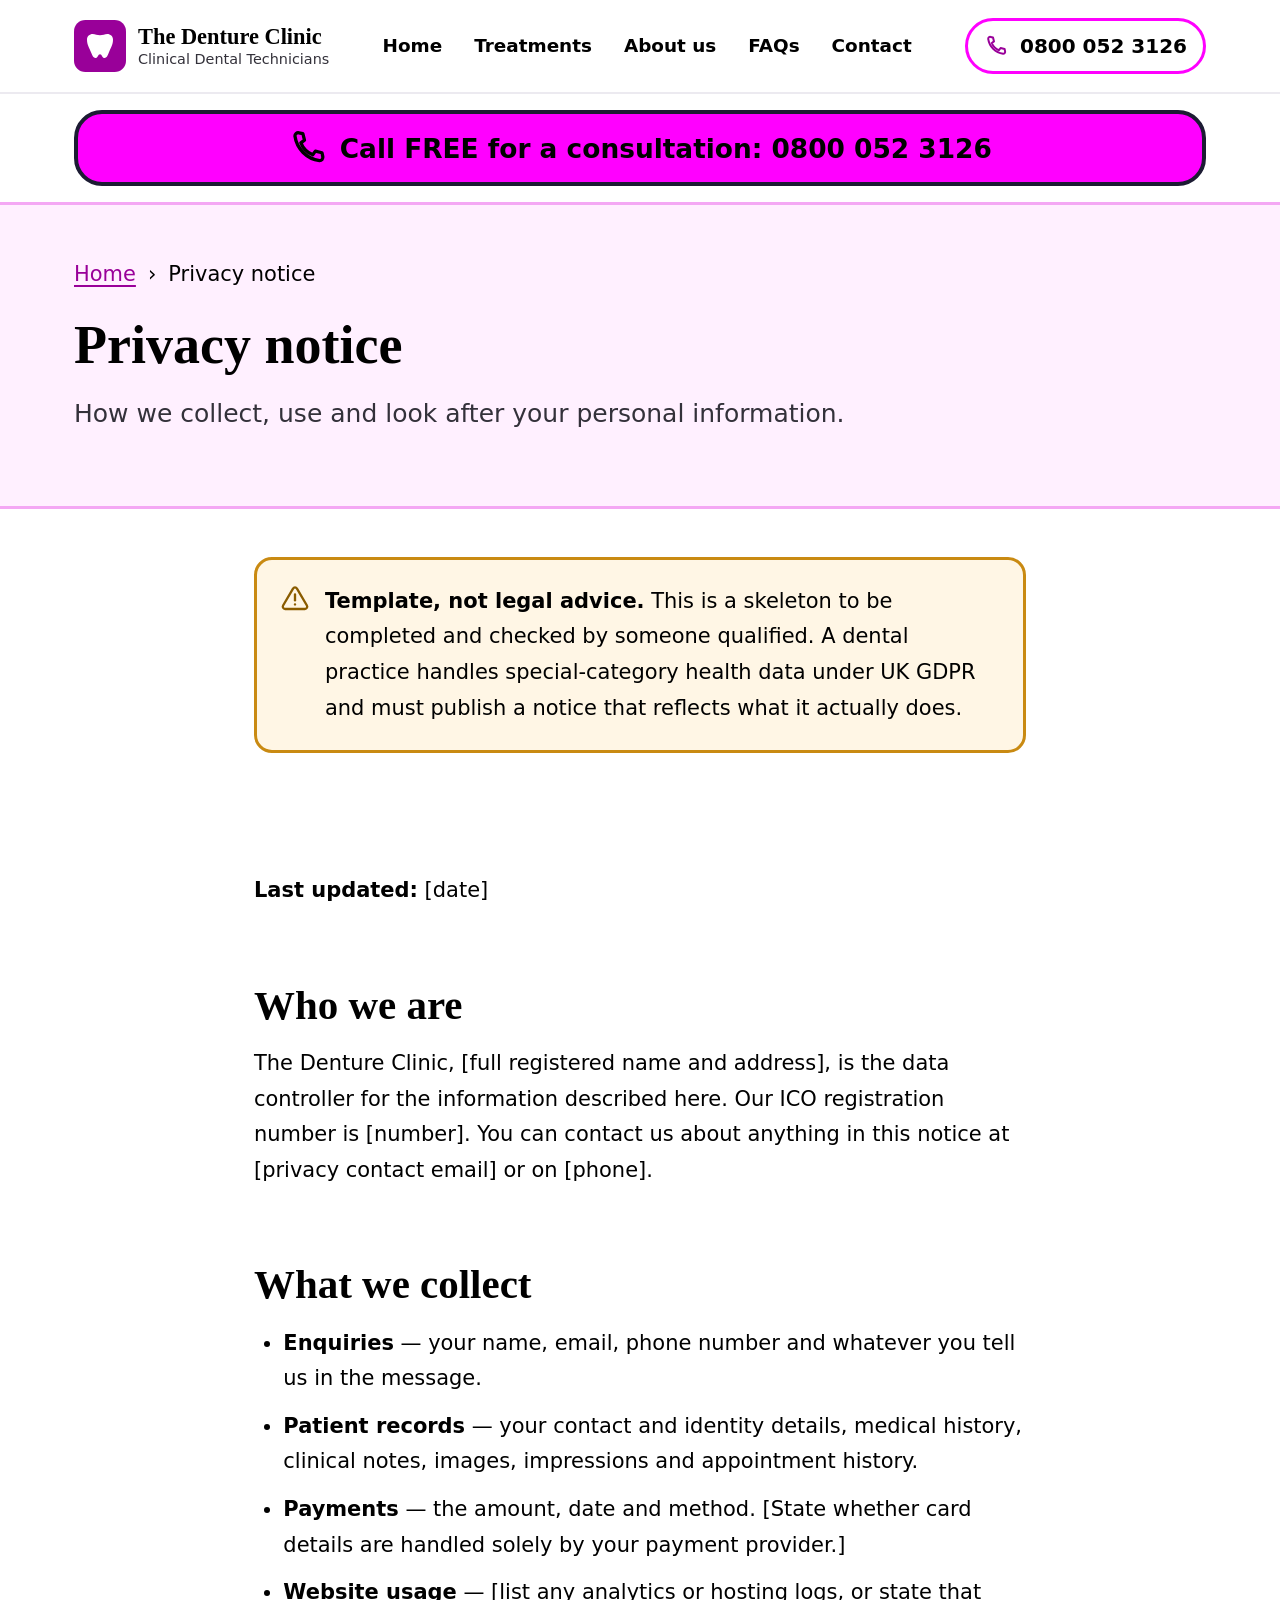
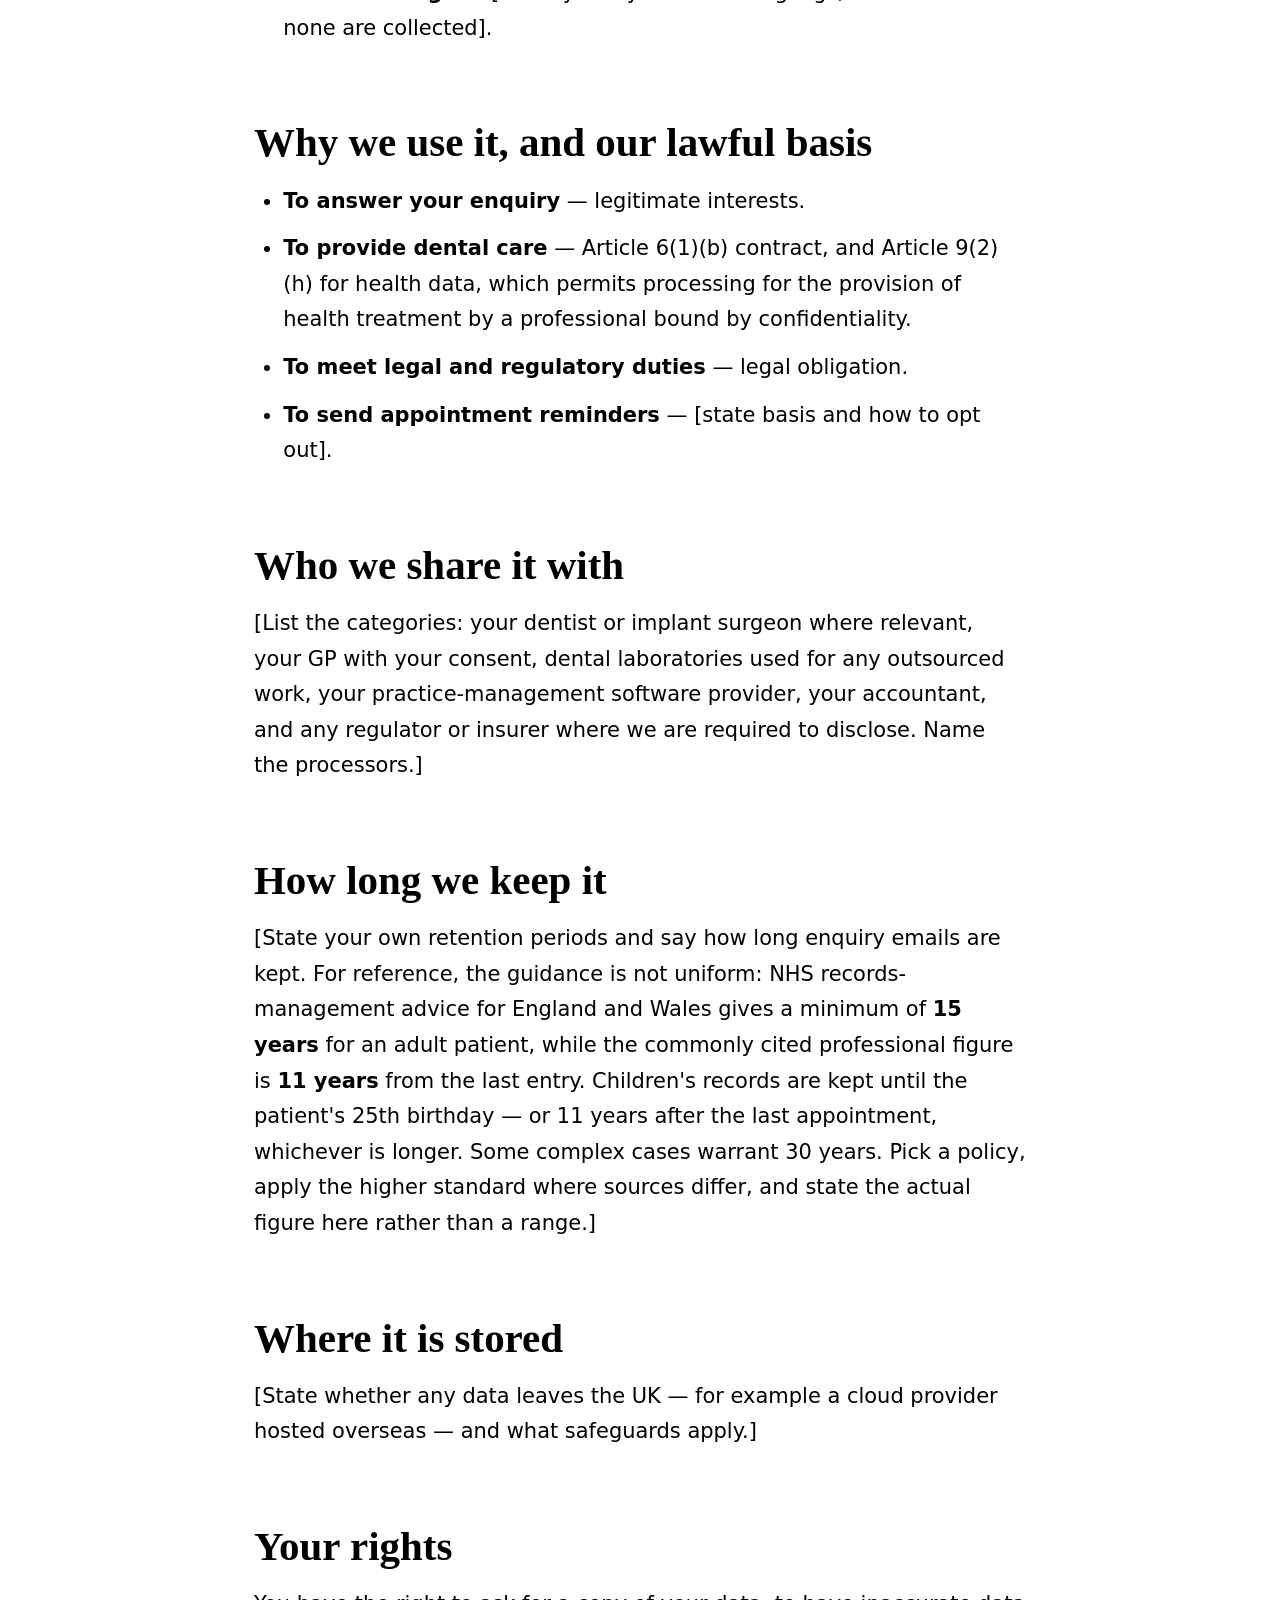
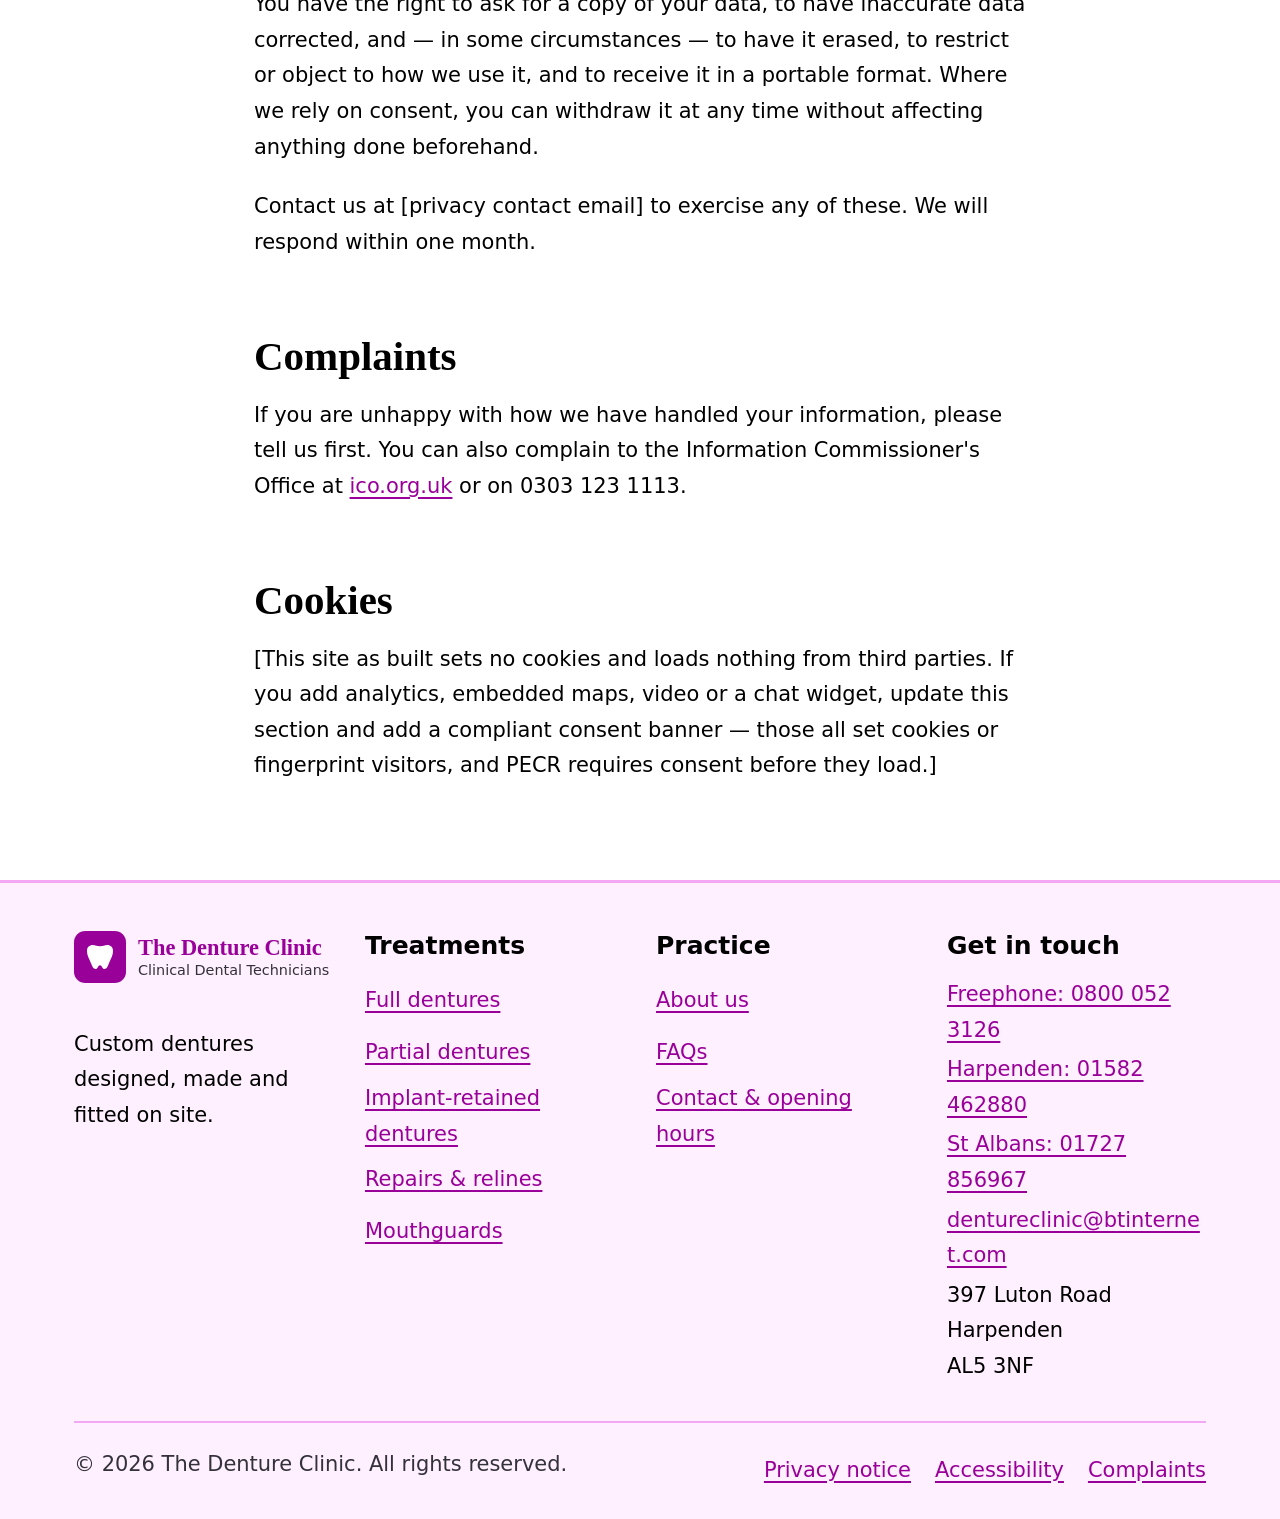
<file: privacy.html>
<!DOCTYPE html>
<html lang="en-GB">
<head>
<meta charset="utf-8">
<meta name="viewport" content="width=device-width, initial-scale=1">
<title>Privacy notice — The Denture Clinic</title>
<meta name="description" content="How The Denture Clinic collects, uses and protects your personal information.">
<link rel="canonical" href="https://www.thedentureclinic.org.uk/privacy.html">
<meta name="robots" content="noindex, nofollow"><!-- PREVIEW ONLY: delete this line before going live on the real domain -->
<meta name="color-scheme" content="light">
<meta name="theme-color" content="#ffffff">
<link rel="icon" href="data:image/svg+xml,%3Csvg xmlns='http://www.w3.org/2000/svg' viewBox='0 0 32 32'%3E%3Crect width='32' height='32' rx='7' fill='%235b2e96'/%3E%3Cpath d='M8 12c0-2 1.6-3.4 3.5-3.4 1.6 0 2.7.8 4.5.8s2.9-.8 4.5-.8C22.4 8.6 24 10 24 12c0 3.4-1.4 5-2.6 8.2-.7 1.9-1.3 3.2-2.6 3.2-1.4 0-1.6-2.4-2.8-2.4s-1.4 2.4-2.8 2.4c-1.3 0-1.9-1.3-2.6-3.2C9.4 17 8 15.4 8 12Z' fill='white'/%3E%3C/svg%3E">
<link rel="stylesheet" href="assets/css/styles.css">
</head>
<body>

<a class="skip-link" href="#main">Skip to main content</a>

<header class="site-header">
  <div class="container header-inner">
    <a class="brand" href="index.html">
      <svg class="brand-mark" viewBox="0 0 32 32" aria-hidden="true" focusable="false">
        <rect width="32" height="32" rx="7" fill="currentColor"></rect>
        <path d="M8 12c0-2 1.6-3.4 3.5-3.4 1.6 0 2.7.8 4.5.8s2.9-.8 4.5-.8C22.4 8.6 24 10 24 12c0 3.4-1.4 5-2.6 8.2-.7 1.9-1.3 3.2-2.6 3.2-1.4 0-1.6-2.4-2.8-2.4s-1.4 2.4-2.8 2.4c-1.3 0-1.9-1.3-2.6-3.2C9.4 17 8 15.4 8 12Z" fill="#fff"></path>
      </svg>
      <span class="brand-text">
        <span class="brand-name">The Denture Clinic</span>
        <span class="brand-sub">Clinical Dental Technicians</span>
      </span>
    </a>

    <nav class="primary-nav" id="primary-nav" aria-label="Primary">
      <ul>
        <li><a href="index.html">Home</a></li>
        <li><a href="treatments.html">Treatments</a></li>
        <li><a href="about.html">About us</a></li>
        <li><a href="faqs.html">FAQs</a></li>
        <li><a href="contact.html">Contact</a></li>
      </ul>
      <a class="btn btn-primary nav-cta" href="contact.html">Book a consultation</a>
    </nav>

    <div class="header-actions">
            <a class="header-phone" href="tel:+448000523126">
        <svg viewBox="0 0 24 24" fill="none" stroke="currentColor" stroke-width="2" stroke-linecap="round" stroke-linejoin="round" aria-hidden="true" focusable="false"><path d="M6.6 2.9 9 3.4l1 4-2.2 1.6a13 13 0 0 0 7.2 7.2l1.6-2.2 4 1 .5 2.4a2 2 0 0 1-2 2.4A17.5 17.5 0 0 1 4.2 4.9a2 2 0 0 1 2.4-2Z"/></svg>
        0800 052 3126
      </a>

      <button class="nav-toggle" type="button" aria-expanded="false" aria-controls="primary-nav">
        <svg class="icon-open" viewBox="0 0 24 24" fill="none" stroke="currentColor" stroke-width="2.5" stroke-linecap="round" aria-hidden="true" focusable="false"><path d="M4 7h16M4 12h16M4 17h16"/></svg>
        <svg class="icon-close" viewBox="0 0 24 24" fill="none" stroke="currentColor" stroke-width="2.5" stroke-linecap="round" aria-hidden="true" focusable="false"><path d="M6 6l12 12M18 6 6 18"/></svg>
        Menu
      </button>
    </div>
  </div>
</header>

<div class="call-bar">
  <div class="container">
    <a class="call-bar-link" href="tel:+448000523126">
      <svg viewBox="0 0 24 24" fill="none" stroke="currentColor" stroke-width="2" stroke-linecap="round" stroke-linejoin="round" aria-hidden="true" focusable="false"><path d="M6.6 2.9 9 3.4l1 4-2.2 1.6a13 13 0 0 0 7.2 7.2l1.6-2.2 4 1 .5 2.4a2 2 0 0 1-2 2.4A17.5 17.5 0 0 1 4.2 4.9a2 2 0 0 1 2.4-2Z"/></svg>
      <span>Call FREE for a consultation: 0800 052 3126</span>
    </a>
  </div>
</div>

<main id="main">

  <div class="page-header">
    <div class="container">
      <nav class="breadcrumb" aria-label="Breadcrumb">
        <ol>
          <li><a href="index.html">Home</a></li>
          <li aria-current="page">Privacy notice</li>
        </ol>
      </nav>
      <h1>Privacy notice</h1>
      <p class="lede">How we collect, use and look after your personal information.</p>
    </div>
  </div>

  <section class="section section--tight">
    <div class="container container--narrow">
      <!-- REMOVE THIS NOTICE BEFORE PUBLISHING -->
      <div class="notice">
        <svg viewBox="0 0 24 24" fill="none" stroke="currentColor" stroke-width="2" stroke-linecap="round" stroke-linejoin="round" aria-hidden="true" focusable="false"><path d="M12 9v5"/><path d="M12 17.5h.01"/><path d="M10.3 3.9 1.8 18.4A2 2 0 0 0 3.5 21.4h17a2 2 0 0 0 1.7-3L13.7 3.9a2 2 0 0 0-3.4 0Z"/></svg>
        <p>
          <strong>Template, not legal advice.</strong>
          This is a skeleton to be completed and checked by someone qualified. A
          dental practice handles special-category health data under UK GDPR and
          must publish a notice that reflects what it actually does.
        </p>
      </div>
    </div>
  </section>

  <section class="section">
    <div class="container container--narrow prose">

      <p><strong>Last updated:</strong> [date]</p>

      <h2>Who we are</h2>
      <p>
        The Denture Clinic, [full registered name and address], is the data
        controller for the information described here. Our ICO registration number
        is [number]. You can contact us about anything in this notice at
        [privacy contact email] or on [phone].
      </p>

      <h2>What we collect</h2>
      <ul>
        <li><strong>Enquiries</strong> — your name, email, phone number and whatever you tell us in the message.</li>
        <li><strong>Patient records</strong> — your contact and identity details, medical history, clinical notes, images, impressions and appointment history.</li>
        <li><strong>Payments</strong> — the amount, date and method. [State whether card details are handled solely by your payment provider.]</li>
        <li><strong>Website usage</strong> — [list any analytics or hosting logs, or state that none are collected].</li>
      </ul>

      <h2>Why we use it, and our lawful basis</h2>
      <ul>
        <li><strong>To answer your enquiry</strong> — legitimate interests.</li>
        <li><strong>To provide dental care</strong> — Article 6(1)(b) contract, and Article 9(2)(h) for health data, which permits processing for the provision of health treatment by a professional bound by confidentiality.</li>
        <li><strong>To meet legal and regulatory duties</strong> — legal obligation.</li>
        <li><strong>To send appointment reminders</strong> — [state basis and how to opt out].</li>
      </ul>

      <h2>Who we share it with</h2>
      <p>
        [List the categories: your dentist or implant surgeon where relevant, your
        GP with your consent, dental laboratories used for any outsourced work, your
        practice-management software provider, your accountant, and any regulator or
        insurer where we are required to disclose. Name the processors.]
      </p>

      <h2>How long we keep it</h2>
      <p>
        [State your own retention periods and say how long enquiry emails are kept.
        For reference, the guidance is not uniform: NHS records-management advice for
        England and Wales gives a minimum of <strong>15 years</strong> for an adult
        patient, while the commonly cited professional figure is <strong>11 years</strong>
        from the last entry. Children's records are kept until the patient's 25th
        birthday — or 11 years after the last appointment, whichever is longer. Some
        complex cases warrant 30 years. Pick a policy, apply the higher standard where
        sources differ, and state the actual figure here rather than a range.]
      </p>

      <h2>Where it is stored</h2>
      <p>
        [State whether any data leaves the UK — for example a cloud provider hosted
        overseas — and what safeguards apply.]
      </p>

      <h2>Your rights</h2>
      <p>
        You have the right to ask for a copy of your data, to have inaccurate data
        corrected, and — in some circumstances — to have it erased, to restrict or
        object to how we use it, and to receive it in a portable format. Where we
        rely on consent, you can withdraw it at any time without affecting anything
        done beforehand.
      </p>
      <p>
        Contact us at [privacy contact email] to exercise any of these. We will
        respond within one month.
      </p>

      <h2>Complaints</h2>
      <p>
        If you are unhappy with how we have handled your information, please tell us
        first. You can also complain to the Information Commissioner's Office at
        <a href="https://ico.org.uk/" rel="noopener">ico.org.uk</a> or on 0303 123 1113.
      </p>

      <h2>Cookies</h2>
      <p>
        [This site as built sets no cookies and loads nothing from third parties. If
        you add analytics, embedded maps, video or a chat widget, update this section
        and add a compliant consent banner — those all set cookies or fingerprint
        visitors, and PECR requires consent before they load.]
      </p>

    </div>
  </section>

</main>

<footer class="site-footer">
  <div class="container">
    <div class="footer-grid">
      <div>
        <a class="brand" href="index.html">
          <svg class="brand-mark" viewBox="0 0 32 32" aria-hidden="true" focusable="false">
            <rect width="32" height="32" rx="7" fill="currentColor"></rect>
            <path d="M8 12c0-2 1.6-3.4 3.5-3.4 1.6 0 2.7.8 4.5.8s2.9-.8 4.5-.8C22.4 8.6 24 10 24 12c0 3.4-1.4 5-2.6 8.2-.7 1.9-1.3 3.2-2.6 3.2-1.4 0-1.6-2.4-2.8-2.4s-1.4 2.4-2.8 2.4c-1.3 0-1.9-1.3-2.6-3.2C9.4 17 8 15.4 8 12Z" fill="#fff"></path>
          </svg>
          <span class="brand-text">
            <span class="brand-name">The Denture Clinic</span>
            <span class="brand-sub">Clinical Dental Technicians</span>
          </span>
        </a>
        <p class="mt-6">Custom dentures designed, made and fitted on site.</p>
      </div>

      <div>
        <h2>Treatments</h2>
        <ul>
          <li><a href="treatments.html#full-dentures">Full dentures</a></li>
          <li><a href="treatments.html#partial-dentures">Partial dentures</a></li>
          <li><a href="treatments.html#implant-retained">Implant-retained dentures</a></li>
          <li><a href="treatments.html#repairs">Repairs &amp; relines</a></li>
          <li><a href="treatments.html#mouthguards">Mouthguards</a></li>
        </ul>
      </div>

      <div>
        <h2>Practice</h2>
        <ul>
          <li><a href="about.html">About us</a></li>
          <li><a href="faqs.html">FAQs</a></li>
          <li><a href="contact.html">Contact &amp; opening hours</a></li>
        </ul>
      </div>

      <div>
        <h2>Get in touch</h2>
        <ul>
          <li><a href="tel:+448000523126">Freephone: 0800 052 3126</a></li>
          <li><a href="tel:+441582462880">Harpenden: 01582 462880</a></li>
          <li><a href="tel:+441727856967">St Albans: 01727 856967</a></li>
          <li><a href="mailto:dentureclinic@btinternet.com">dentureclinic@btinternet.com</a></li>
          <li>
            <address style="font-style: normal;">
              397 Luton Road<br>Harpenden<br>AL5 3NF
            </address>
          </li>
        </ul>
      </div>
    </div>

    <div class="footer-bottom">
      <p class="mb-0">&copy; <span data-year>2026</span> The Denture Clinic. All rights reserved.</p>
      <ul>
        <li><a href="privacy.html">Privacy notice</a></li>
        <li><a href="accessibility.html">Accessibility</a></li>
        <li><a href="contact.html#complaints">Complaints</a></li>
      </ul>
    </div>
  </div>
</footer>

<script src="assets/js/main.js" defer></script>
<script type="speculationrules">
{
  "prerender": [
    { "where": { "href_matches": "/*" }, "eagerness": "moderate" }
  ]
}
</script>
</body>
</html>
</file>
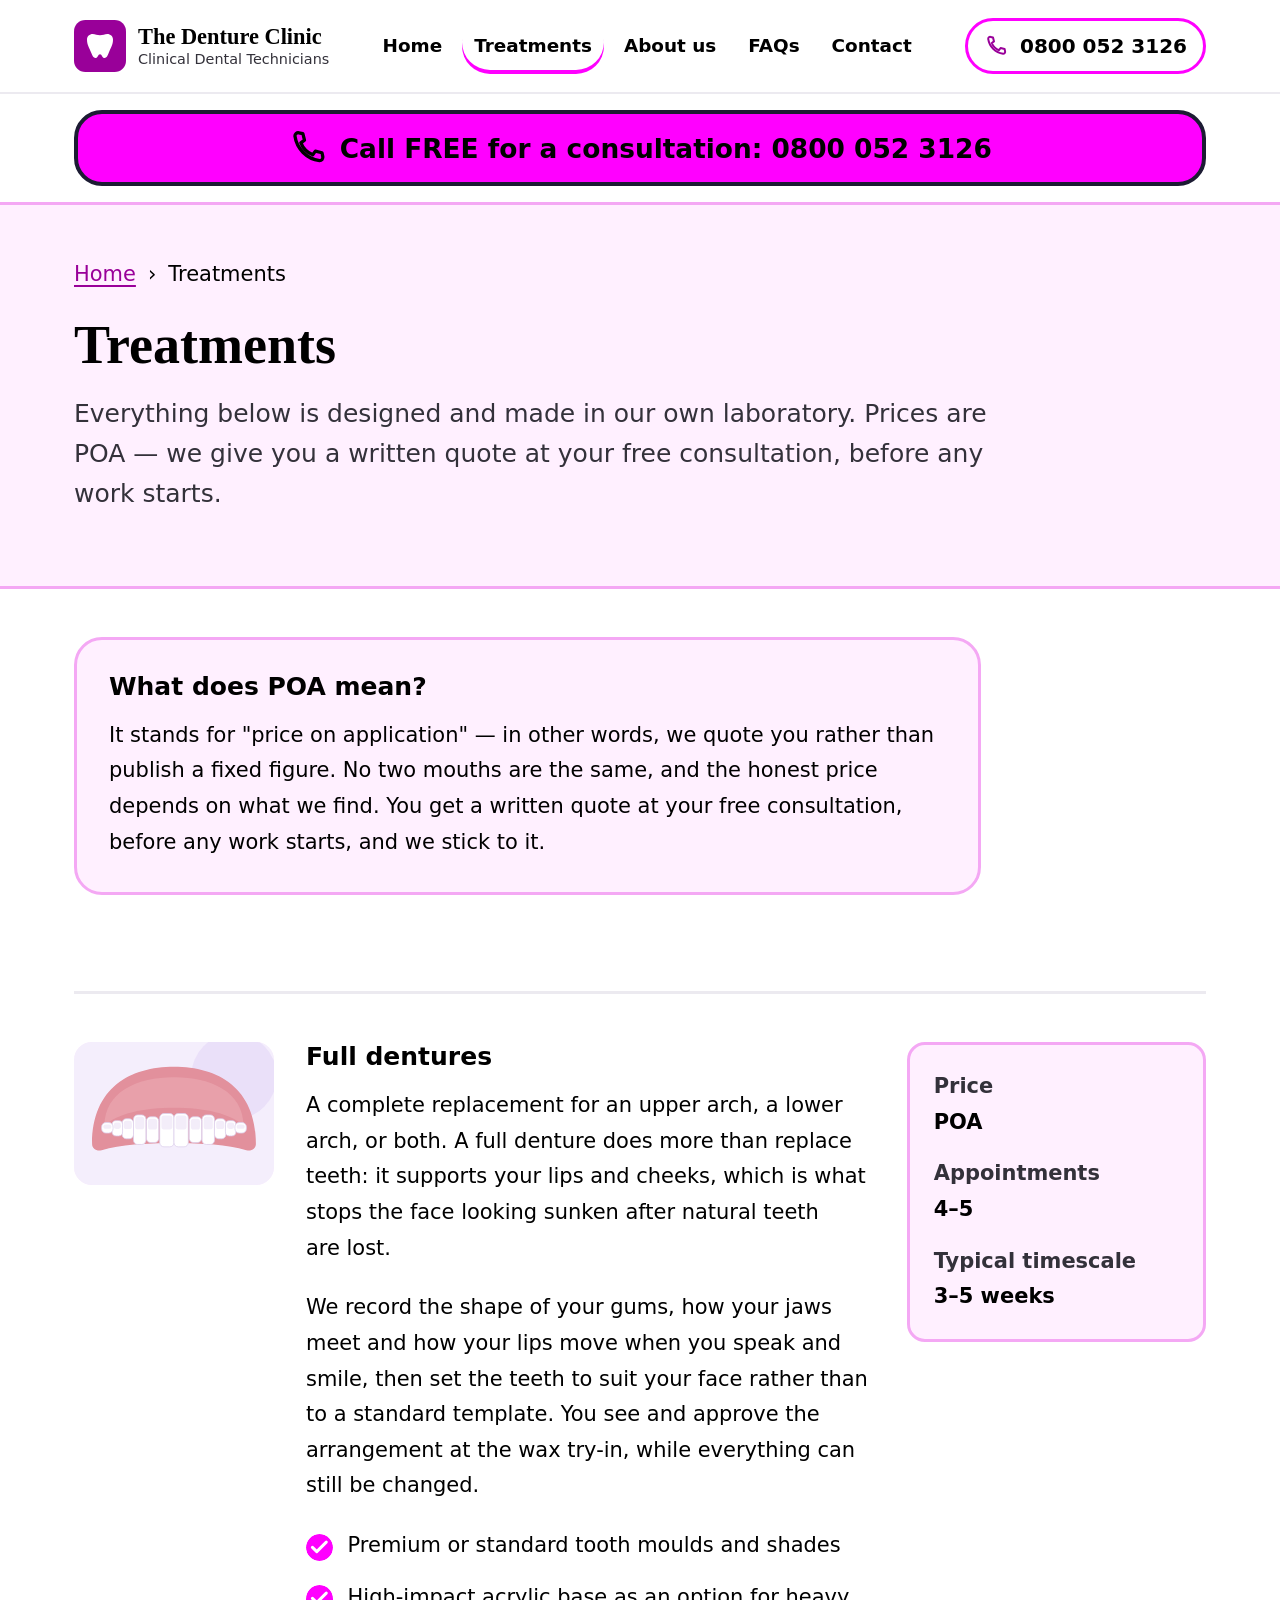
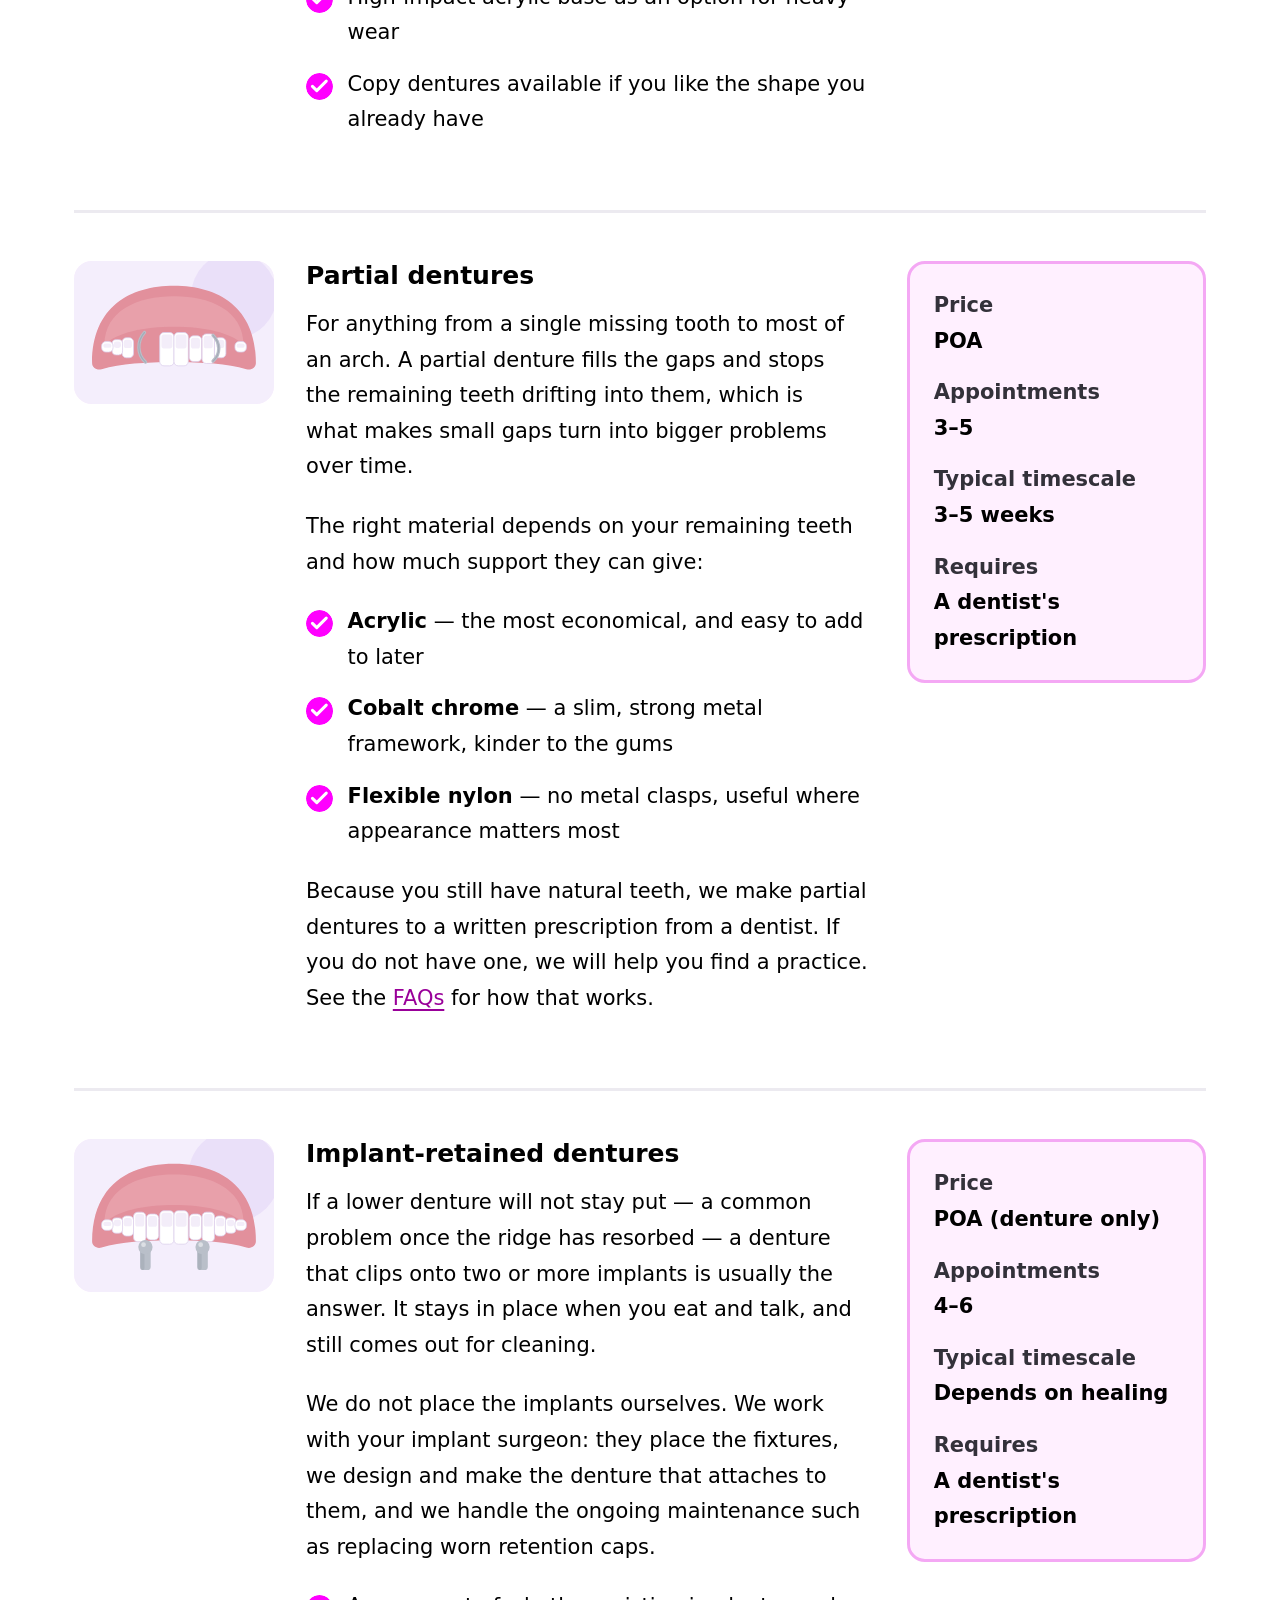
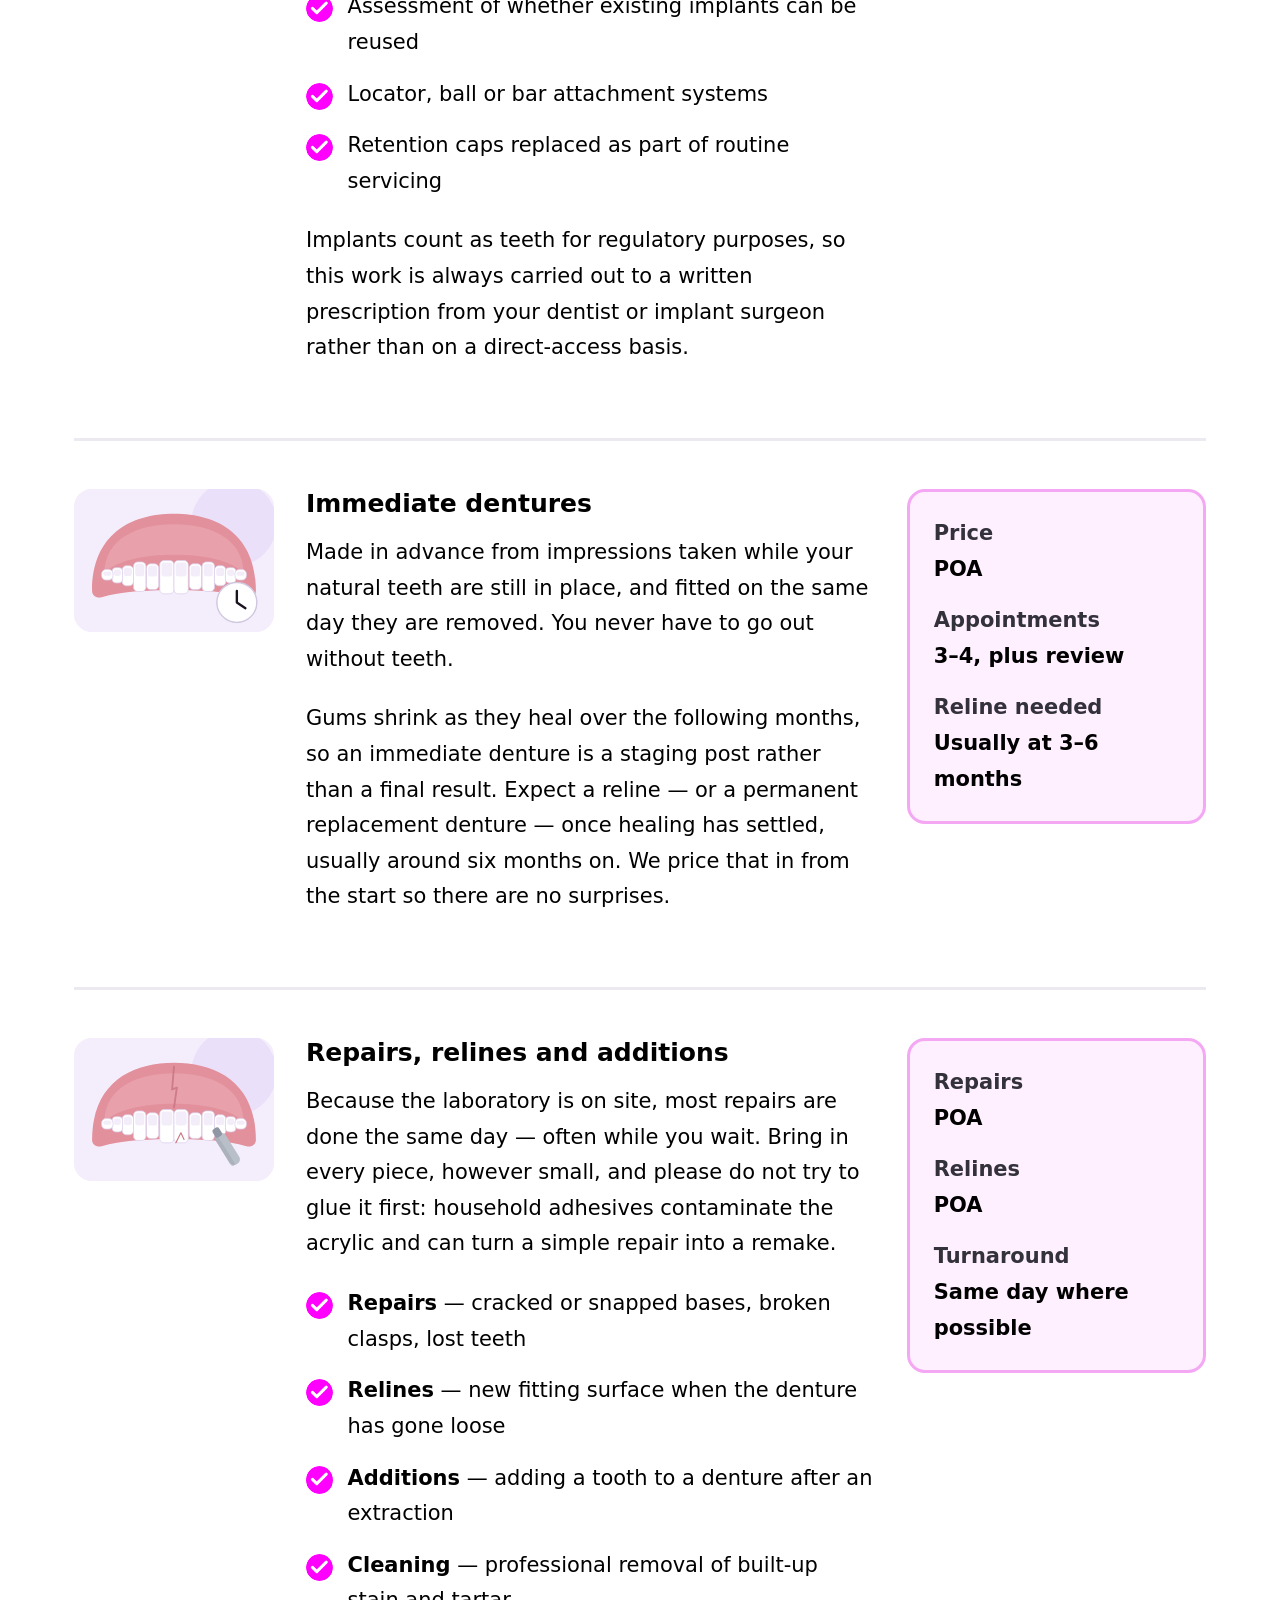
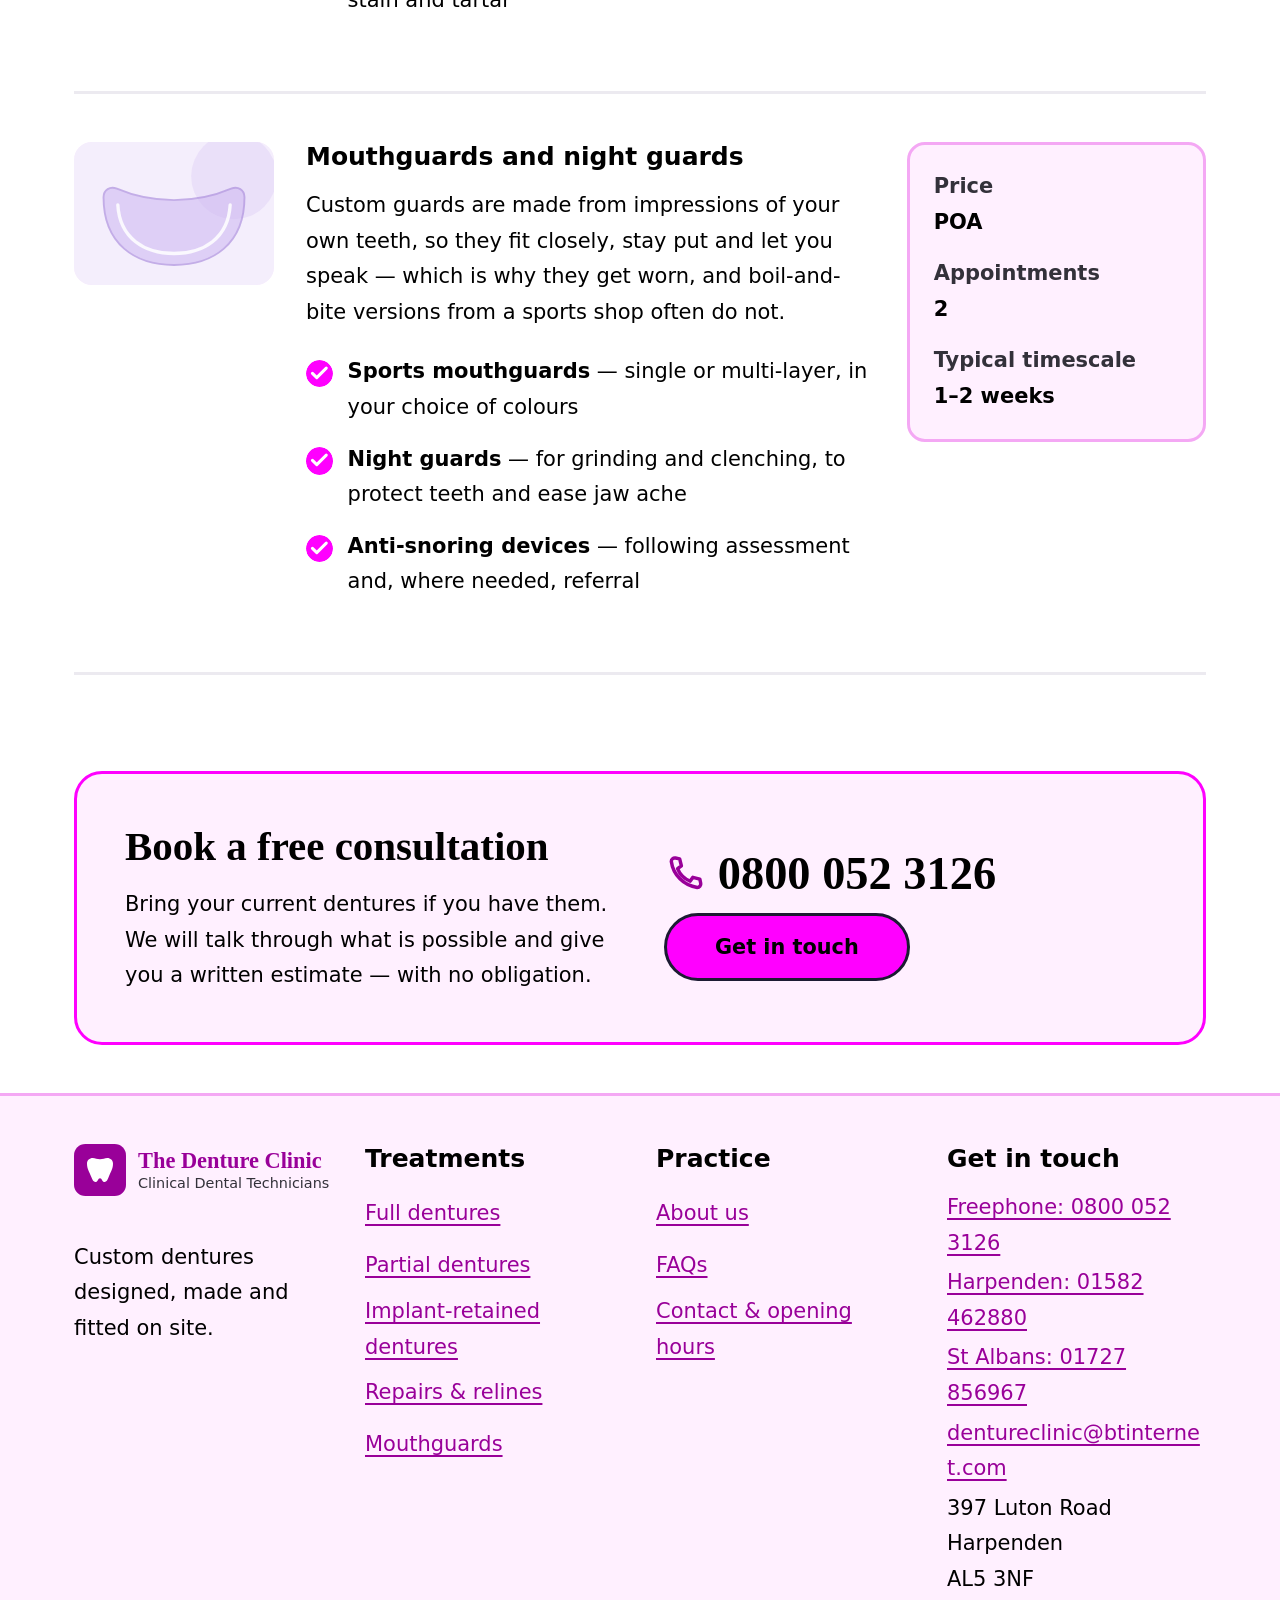
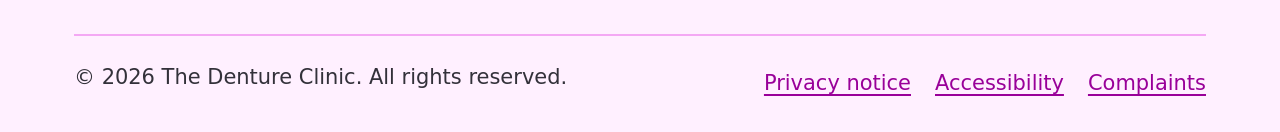
<file: treatments.html>
<!DOCTYPE html>
<html lang="en-GB">
<head>
<meta charset="utf-8">
<meta name="viewport" content="width=device-width, initial-scale=1">
<meta name="robots" content="noindex, nofollow"><!-- PREVIEW ONLY: delete this line before going live on the real domain -->
<title>Treatments — The Denture Clinic</title>
<meta name="description" content="Full and partial dentures, implant-retained dentures, immediate dentures, same-day repairs, relines and custom mouthguards — all made in our on-site laboratory.">
<link rel="canonical" href="https://www.thedentureclinic.org.uk/treatments.html">
<meta property="og:type" content="website">
<meta property="og:title" content="Treatments — The Denture Clinic">
<meta property="og:description" content="Full and partial dentures, implant-retained dentures, repairs, relines and custom mouthguards.">
<meta property="og:url" content="https://www.thedentureclinic.org.uk/treatments.html">
<meta property="og:locale" content="en_GB">
<meta name="color-scheme" content="light">
<meta name="theme-color" content="#ffffff">
<link rel="icon" href="data:image/svg+xml,%3Csvg xmlns='http://www.w3.org/2000/svg' viewBox='0 0 32 32'%3E%3Crect width='32' height='32' rx='7' fill='%235b2e96'/%3E%3Cpath d='M8 12c0-2 1.6-3.4 3.5-3.4 1.6 0 2.7.8 4.5.8s2.9-.8 4.5-.8C22.4 8.6 24 10 24 12c0 3.4-1.4 5-2.6 8.2-.7 1.9-1.3 3.2-2.6 3.2-1.4 0-1.6-2.4-2.8-2.4s-1.4 2.4-2.8 2.4c-1.3 0-1.9-1.3-2.6-3.2C9.4 17 8 15.4 8 12Z' fill='white'/%3E%3C/svg%3E">
<link rel="stylesheet" href="assets/css/styles.css">
</head>
<body>

<a class="skip-link" href="#main">Skip to main content</a>

<header class="site-header">
  <div class="container header-inner">
    <a class="brand" href="index.html">
      <svg class="brand-mark" viewBox="0 0 32 32" aria-hidden="true" focusable="false">
        <rect width="32" height="32" rx="7" fill="currentColor"></rect>
        <path d="M8 12c0-2 1.6-3.4 3.5-3.4 1.6 0 2.7.8 4.5.8s2.9-.8 4.5-.8C22.4 8.6 24 10 24 12c0 3.4-1.4 5-2.6 8.2-.7 1.9-1.3 3.2-2.6 3.2-1.4 0-1.6-2.4-2.8-2.4s-1.4 2.4-2.8 2.4c-1.3 0-1.9-1.3-2.6-3.2C9.4 17 8 15.4 8 12Z" fill="#fff"></path>
      </svg>
      <span class="brand-text">
        <span class="brand-name">The Denture Clinic</span>
        <span class="brand-sub">Clinical Dental Technicians</span>
      </span>
    </a>

    <nav class="primary-nav" id="primary-nav" aria-label="Primary">
      <ul>
        <li><a href="index.html">Home</a></li>
        <li><a href="treatments.html" aria-current="page">Treatments</a></li>
        <li><a href="about.html">About us</a></li>
        <li><a href="faqs.html">FAQs</a></li>
        <li><a href="contact.html">Contact</a></li>
      </ul>
      <a class="btn btn-primary nav-cta" href="contact.html">Book a consultation</a>
    </nav>

    <div class="header-actions">
            <a class="header-phone" href="tel:+448000523126">
        <svg viewBox="0 0 24 24" fill="none" stroke="currentColor" stroke-width="2" stroke-linecap="round" stroke-linejoin="round" aria-hidden="true" focusable="false"><path d="M6.6 2.9 9 3.4l1 4-2.2 1.6a13 13 0 0 0 7.2 7.2l1.6-2.2 4 1 .5 2.4a2 2 0 0 1-2 2.4A17.5 17.5 0 0 1 4.2 4.9a2 2 0 0 1 2.4-2Z"/></svg>
        0800 052 3126
      </a>

      <button class="nav-toggle" type="button" aria-expanded="false" aria-controls="primary-nav">
        <svg class="icon-open" viewBox="0 0 24 24" fill="none" stroke="currentColor" stroke-width="2.5" stroke-linecap="round" aria-hidden="true" focusable="false"><path d="M4 7h16M4 12h16M4 17h16"/></svg>
        <svg class="icon-close" viewBox="0 0 24 24" fill="none" stroke="currentColor" stroke-width="2.5" stroke-linecap="round" aria-hidden="true" focusable="false"><path d="M6 6l12 12M18 6 6 18"/></svg>
        Menu
      </button>
    </div>
  </div>
</header>

<div class="call-bar">
  <div class="container">
    <a class="call-bar-link" href="tel:+448000523126">
      <svg viewBox="0 0 24 24" fill="none" stroke="currentColor" stroke-width="2" stroke-linecap="round" stroke-linejoin="round" aria-hidden="true" focusable="false"><path d="M6.6 2.9 9 3.4l1 4-2.2 1.6a13 13 0 0 0 7.2 7.2l1.6-2.2 4 1 .5 2.4a2 2 0 0 1-2 2.4A17.5 17.5 0 0 1 4.2 4.9a2 2 0 0 1 2.4-2Z"/></svg>
      <span>Call FREE for a consultation: 0800 052 3126</span>
    </a>
  </div>
</div>

<main id="main">

  <div class="page-header">
    <div class="container">
      <nav class="breadcrumb" aria-label="Breadcrumb">
        <ol>
          <li><a href="index.html">Home</a></li>
          <li aria-current="page">Treatments</li>
        </ol>
      </nav>
      <h1>Treatments</h1>
      <p class="lede">
        Everything below is designed and made in our own laboratory. Prices are
        POA — we give you a written quote at your free consultation, before any
        work starts.
      </p>
    </div>
  </div>

  <section class="section section--tight">
    <div class="container">
      <div class="contact-panel poa-note">
        <h2 class="h3">What does POA mean?</h2>
        <p class="mb-0">
          It stands for "price on application" &mdash; in other words, we quote you
          rather than publish a fixed figure. No two mouths are the same, and the
          honest price depends on what we find. You get a written quote at your
          free consultation, before any work starts, and we stick to it.
        </p>
      </div>
    </div>
  </section>

  <section class="section section--tight">
    <div class="container">

      <article class="treatment" id="full-dentures">
        <figure class="treatment-figure">
          <img src="assets/img/full-denture.svg" alt="" width="420" height="300" loading="lazy">
        </figure>

        <div>
          <h2 class="h3">Full dentures</h2>
          <p>
            A complete replacement for an upper arch, a lower arch, or both. A full
            denture does more than replace teeth: it supports your lips and cheeks,
            which is what stops the face looking sunken after natural teeth are lost.
          </p>
          <p>
            We record the shape of your gums, how your jaws meet and how your lips
            move when you speak and smile, then set the teeth to suit your face
            rather than to a standard template. You see and approve the arrangement
            at the wax try-in, while everything can still be changed.
          </p>
          <ul class="check-list">
            <li>Premium or standard tooth moulds and shades</li>
            <li>High-impact acrylic base as an option for heavy wear</li>
            <li>Copy dentures available if you like the shape you already have</li>
          </ul>
        </div>
        <aside class="treatment-meta">
          <dl>
            <dt>Price</dt>
            <dd>POA</dd>
            <dt>Appointments</dt>
            <dd>4&ndash;5</dd>
            <dt>Typical timescale</dt>
            <dd>3&ndash;5 weeks</dd>
          </dl>
        </aside>
      </article>

      <article class="treatment" id="partial-dentures">
        <figure class="treatment-figure">
          <img src="assets/img/partial-denture.svg" alt="" width="420" height="300" loading="lazy">
        </figure>

        <div>
          <h2 class="h3">Partial dentures</h2>
          <p>
            For anything from a single missing tooth to most of an arch. A partial
            denture fills the gaps and stops the remaining teeth drifting into them,
            which is what makes small gaps turn into bigger problems over time.
          </p>
          <p>
            The right material depends on your remaining teeth and how much support
            they can give:
          </p>
          <ul class="check-list">
            <li><strong>Acrylic</strong> — the most economical, and easy to add to later</li>
            <li><strong>Cobalt chrome</strong> — a slim, strong metal framework, kinder to the gums</li>
            <li><strong>Flexible nylon</strong> — no metal clasps, useful where appearance matters most</li>
          </ul>
          <p>
            Because you still have natural teeth, we make partial dentures to a
            written prescription from a dentist. If you do not have one, we will help
            you find a practice. See the <a href="faqs.html">FAQs</a> for how that
            works.
          </p>
        </div>
        <aside class="treatment-meta">
          <dl>
            <dt>Price</dt>
            <dd>POA</dd>
            <dt>Appointments</dt>
            <dd>3&ndash;5</dd>
            <dt>Typical timescale</dt>
            <dd>3&ndash;5 weeks</dd>
            <dt>Requires</dt>
            <dd>A dentist's prescription</dd>
          </dl>
        </aside>
      </article>

      <article class="treatment" id="implant-retained">
        <figure class="treatment-figure">
          <img src="assets/img/implant-denture.svg" alt="" width="420" height="320" loading="lazy">
        </figure>

        <div>
          <h2 class="h3">Implant-retained dentures</h2>
          <p>
            If a lower denture will not stay put — a common problem once the ridge
            has resorbed — a denture that clips onto two or more implants is usually
            the answer. It stays in place when you eat and talk, and still comes out
            for cleaning.
          </p>
          <p>
            We do not place the implants ourselves. We work with your implant
            surgeon: they place the fixtures, we design and make the denture that
            attaches to them, and we handle the ongoing maintenance such as replacing
            worn retention caps.
          </p>
          <ul class="check-list">
            <li>Assessment of whether existing implants can be reused</li>
            <li>Locator, ball or bar attachment systems</li>
            <li>Retention caps replaced as part of routine servicing</li>
          </ul>
          <p>
            Implants count as teeth for regulatory purposes, so this work is always
            carried out to a written prescription from your dentist or implant
            surgeon rather than on a direct-access basis.
          </p>
        </div>
        <aside class="treatment-meta">
          <dl>
            <dt>Price</dt>
            <dd>POA (denture only)</dd>
            <dt>Appointments</dt>
            <dd>4&ndash;6</dd>
            <dt>Typical timescale</dt>
            <dd>Depends on healing</dd>
            <dt>Requires</dt>
            <dd>A dentist's prescription</dd>
          </dl>
        </aside>
      </article>

      <article class="treatment" id="immediate-dentures">
        <figure class="treatment-figure">
          <img src="assets/img/immediate-denture.svg" alt="" width="420" height="300" loading="lazy">
        </figure>

        <div>
          <h2 class="h3">Immediate dentures</h2>
          <p>
            Made in advance from impressions taken while your natural teeth are still
            in place, and fitted on the same day they are removed. You never have to
            go out without teeth.
          </p>
          <p>
            Gums shrink as they heal over the following months, so an immediate
            denture is a staging post rather than a final result. Expect a reline —
            or a permanent replacement denture — once healing has settled, usually
            around six months on. We price that in from the start so there are no
            surprises.
          </p>
        </div>
        <aside class="treatment-meta">
          <dl>
            <dt>Price</dt>
            <dd>POA</dd>
            <dt>Appointments</dt>
            <dd>3&ndash;4, plus review</dd>
            <dt>Reline needed</dt>
            <dd>Usually at 3&ndash;6 months</dd>
          </dl>
        </aside>
      </article>

      <article class="treatment" id="repairs">
        <figure class="treatment-figure">
          <img src="assets/img/repair.svg" alt="" width="420" height="300" loading="lazy">
        </figure>

        <div>
          <h2 class="h3">Repairs, relines and additions</h2>
          <p>
            Because the laboratory is on site, most repairs are done the same day —
            often while you wait. Bring in every piece, however small, and please do
            not try to glue it first: household adhesives contaminate the acrylic and
            can turn a simple repair into a remake.
          </p>
          <ul class="check-list">
            <li><strong>Repairs</strong> — cracked or snapped bases, broken clasps, lost teeth</li>
            <li><strong>Relines</strong> — new fitting surface when the denture has gone loose</li>
            <li><strong>Additions</strong> — adding a tooth to a denture after an extraction</li>
            <li><strong>Cleaning</strong> — professional removal of built-up stain and tartar</li>
          </ul>
        </div>
        <aside class="treatment-meta">
          <dl>
            <dt>Repairs</dt>
            <dd>POA</dd>
            <dt>Relines</dt>
            <dd>POA</dd>
            <dt>Turnaround</dt>
            <dd>Same day where possible</dd>
          </dl>
        </aside>
      </article>

      <article class="treatment" id="mouthguards">
        <figure class="treatment-figure">
          <img src="assets/img/mouthguard.svg" alt="" width="420" height="300" loading="lazy">
        </figure>

        <div>
          <h2 class="h3">Mouthguards and night guards</h2>
          <p>
            Custom guards are made from impressions of your own teeth, so they fit
            closely, stay put and let you speak — which is why they get worn, and
            boil-and-bite versions from a sports shop often do not.
          </p>
          <ul class="check-list">
            <li><strong>Sports mouthguards</strong> — single or multi-layer, in your choice of colours</li>
            <li><strong>Night guards</strong> — for grinding and clenching, to protect teeth and ease jaw ache</li>
            <li><strong>Anti-snoring devices</strong> — following assessment and, where needed, referral</li>
          </ul>
        </div>
        <aside class="treatment-meta">
          <dl>
            <dt>Price</dt>
            <dd>POA</dd>
            <dt>Appointments</dt>
            <dd>2</dd>
            <dt>Typical timescale</dt>
            <dd>1&ndash;2 weeks</dd>
          </dl>
        </aside>
      </article>

    </div>
  </section>

  <section class="section section--tight">
    <div class="container">
      <div class="call-band">
        <div>
          <h2>Book a free consultation</h2>
          <p>
            Bring your current dentures if you have them. We will talk through what
            is possible and give you a written estimate — with no obligation.
          </p>
        </div>
        <div>
                    <a class="call-number" href="tel:+448000523126">
            <svg viewBox="0 0 24 24" fill="none" stroke="currentColor" stroke-width="2" stroke-linecap="round" stroke-linejoin="round" aria-hidden="true" focusable="false"><path d="M6.6 2.9 9 3.4l1 4-2.2 1.6a13 13 0 0 0 7.2 7.2l1.6-2.2 4 1 .5 2.4a2 2 0 0 1-2 2.4A17.5 17.5 0 0 1 4.2 4.9a2 2 0 0 1 2.4-2Z"/></svg>
            0800 052 3126
          </a>
          <div class="btn-row">
            <a class="btn btn-primary btn-large" href="contact.html">Get in touch</a>
          </div>
        </div>
      </div>
    </div>
  </section>

</main>

<footer class="site-footer">
  <div class="container">
    <div class="footer-grid">
      <div>
        <a class="brand" href="index.html">
          <svg class="brand-mark" viewBox="0 0 32 32" aria-hidden="true" focusable="false">
            <rect width="32" height="32" rx="7" fill="currentColor"></rect>
            <path d="M8 12c0-2 1.6-3.4 3.5-3.4 1.6 0 2.7.8 4.5.8s2.9-.8 4.5-.8C22.4 8.6 24 10 24 12c0 3.4-1.4 5-2.6 8.2-.7 1.9-1.3 3.2-2.6 3.2-1.4 0-1.6-2.4-2.8-2.4s-1.4 2.4-2.8 2.4c-1.3 0-1.9-1.3-2.6-3.2C9.4 17 8 15.4 8 12Z" fill="#fff"></path>
          </svg>
          <span class="brand-text">
            <span class="brand-name">The Denture Clinic</span>
            <span class="brand-sub">Clinical Dental Technicians</span>
          </span>
        </a>
        <p class="mt-6">Custom dentures designed, made and fitted on site.</p>
      </div>

      <div>
        <h2>Treatments</h2>
        <ul>
          <li><a href="treatments.html#full-dentures">Full dentures</a></li>
          <li><a href="treatments.html#partial-dentures">Partial dentures</a></li>
          <li><a href="treatments.html#implant-retained">Implant-retained dentures</a></li>
          <li><a href="treatments.html#repairs">Repairs &amp; relines</a></li>
          <li><a href="treatments.html#mouthguards">Mouthguards</a></li>
        </ul>
      </div>

      <div>
        <h2>Practice</h2>
        <ul>
          <li><a href="about.html">About us</a></li>
          <li><a href="faqs.html">FAQs</a></li>
          <li><a href="contact.html">Contact &amp; opening hours</a></li>
        </ul>
      </div>

      <div>
        <h2>Get in touch</h2>
        <ul>
          <li><a href="tel:+448000523126">Freephone: 0800 052 3126</a></li>
          <li><a href="tel:+441582462880">Harpenden: 01582 462880</a></li>
          <li><a href="tel:+441727856967">St Albans: 01727 856967</a></li>
          <li><a href="mailto:dentureclinic@btinternet.com">dentureclinic@btinternet.com</a></li>
          <li>
            <address style="font-style: normal;">
              397 Luton Road<br>Harpenden<br>AL5 3NF
            </address>
          </li>
        </ul>
      </div>
    </div>

    <div class="footer-bottom">
      <p class="mb-0">&copy; <span data-year>2026</span> The Denture Clinic. All rights reserved.</p>
      <ul>
        <li><a href="privacy.html">Privacy notice</a></li>
        <li><a href="accessibility.html">Accessibility</a></li>
        <li><a href="contact.html#complaints">Complaints</a></li>
      </ul>
    </div>
  </div>
</footer>

<script src="assets/js/main.js" defer></script>
<script type="speculationrules">
{
  "prerender": [
    { "where": { "href_matches": "/*" }, "eagerness": "moderate" }
  ]
}
</script>
</body>
</html>
</file>
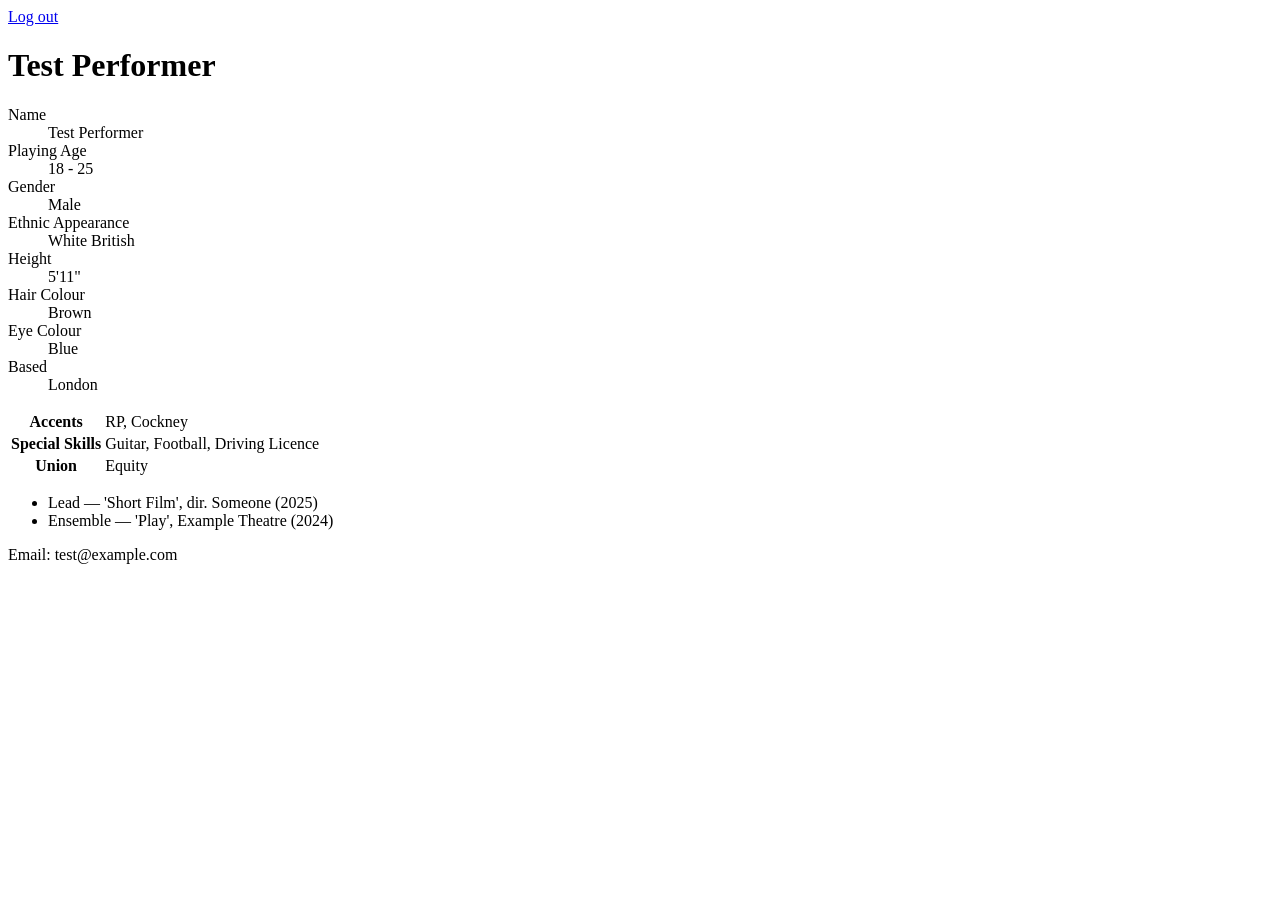
<file: tests/fixtures/site/profile.html>
<!doctype html>
<html><head><title>My Profile</title></head><body>
<nav><a href="/logout">Log out</a></nav>
<h1>Test Performer</h1>
<dl class="profile-details">
  <dt>Name</dt><dd>Test Performer</dd>
  <dt>Playing Age</dt><dd>18 - 25</dd>
  <dt>Gender</dt><dd>Male</dd>
  <dt>Ethnic Appearance</dt><dd>White British</dd>
  <dt>Height</dt><dd>5'11"</dd>
  <dt>Hair Colour</dt><dd>Brown</dd>
  <dt>Eye Colour</dt><dd>Blue</dd>
  <dt>Based</dt><dd>London</dd>
</dl>
<table>
  <tr><th>Accents</th><td>RP, Cockney</td></tr>
  <tr><th>Special Skills</th><td>Guitar, Football, Driving Licence</td></tr>
  <tr><th>Union</th><td>Equity</td></tr>
</table>
<div class="credits">
  <ul>
    <li>Lead — 'Short Film', dir. Someone (2025)</li>
    <li>Ensemble — 'Play', Example Theatre (2024)</li>
  </ul>
</div>
<p>Email: test@example.com</p>
</body></html>
</file>
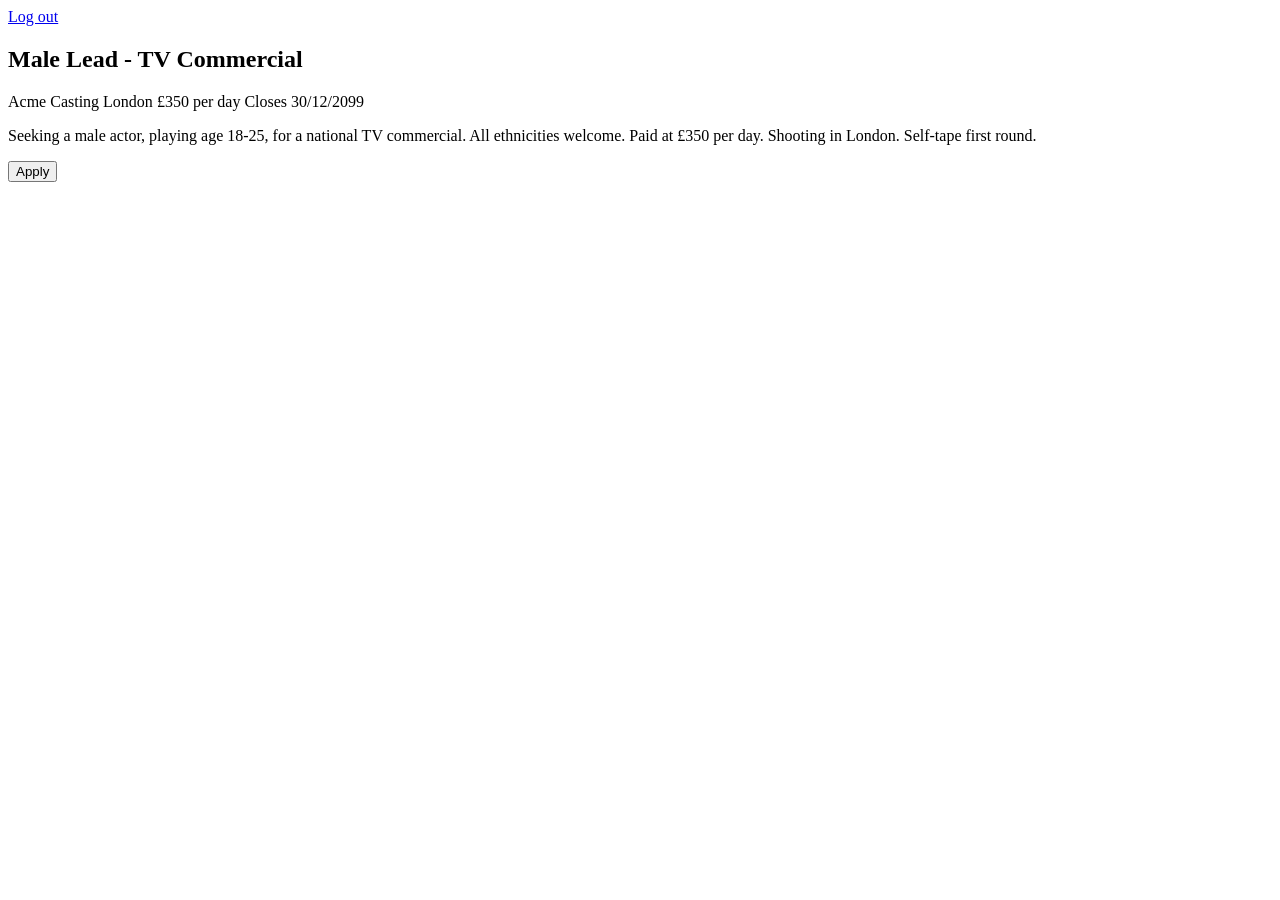
<file: tests/fixtures/site/roles/commercial.html>
<!doctype html>
<html><head><title>Male Lead - TV Commercial</title></head><body>
<nav><a href="/logout">Log out</a></nav>
<article class="entry-content">
  <h1>Male Lead - TV Commercial</h1>
  <span class="company">Acme Casting</span>
  <span class="location">London</span>
  <span class="fee">£350 per day</span>
  <span class="deadline">Closes 30/12/2099</span>
  <p>Seeking a male actor, playing age 18-25, for a national TV commercial.
     All ethnicities welcome. Paid at £350 per day. Shooting in London.
     Self-tape first round.</p>
</article>
<button id="apply-btn" onclick="document.getElementById('apply-form').style.display='block'">Apply</button>
<form class="application-form" id="apply-form" style="display:none" onsubmit="event.preventDefault();document.body.insertAdjacentHTML('beforeend','<div id=confirmation class=alert-success>Application sent</div>');">
  <label for="cover_letter">Message</label>
  <textarea id="cover_letter" name="message"></textarea>
  <label for="phone">Phone</label>
  <input id="phone" name="phone" type="text">
  <label><input type="checkbox" name="terms"> I agree to the terms</label>
  <button type="submit">Send application</button>
</form>
</body></html>
</file>
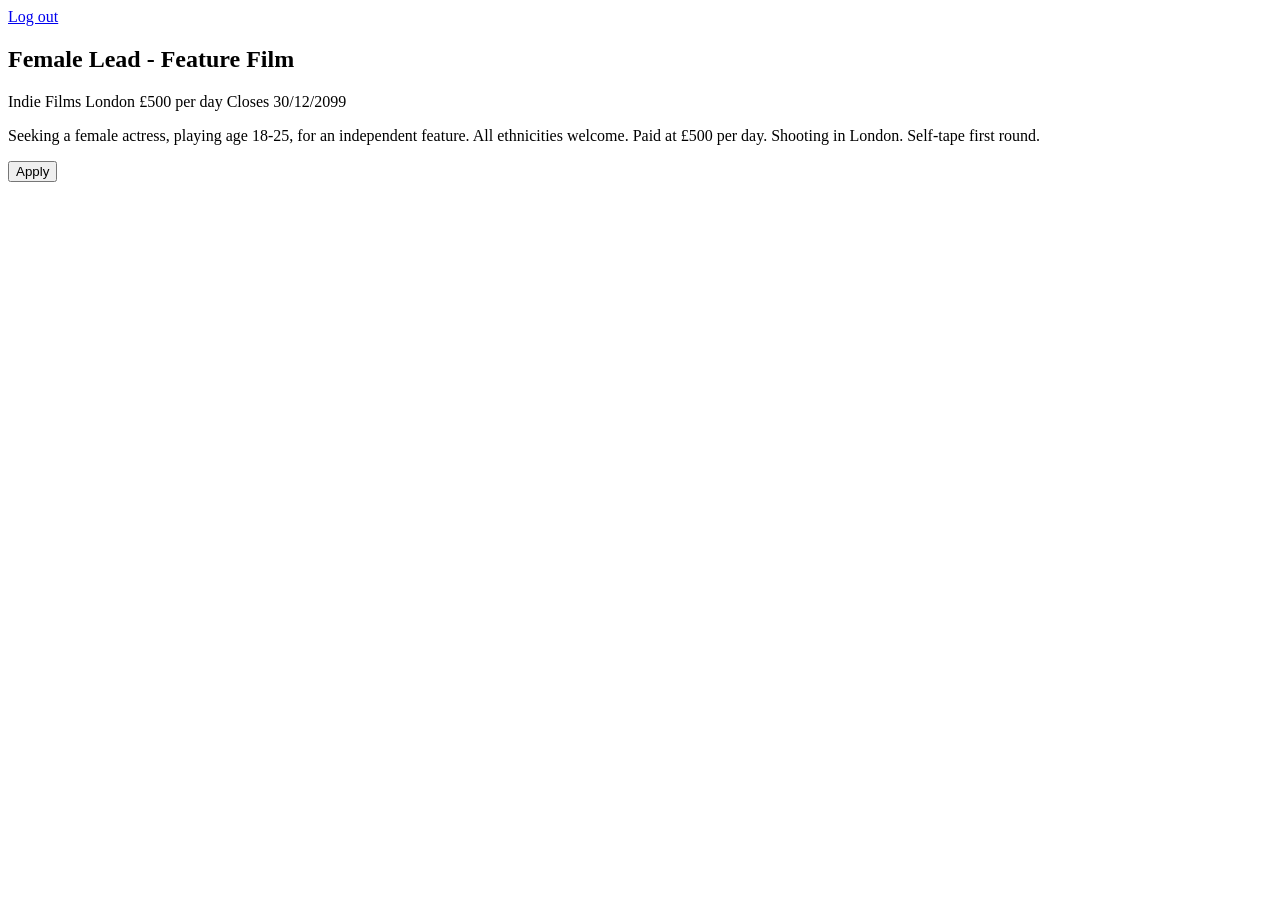
<file: tests/fixtures/site/roles/feature.html>
<!doctype html>
<html><head><title>Female Lead - Feature Film</title></head><body>
<nav><a href="/logout">Log out</a></nav>
<article class="entry-content">
  <h1>Female Lead - Feature Film</h1>
  <span class="company">Indie Films</span>
  <span class="location">London</span>
  <span class="fee">£500 per day</span>
  <span class="deadline">Closes 30/12/2099</span>
  <p>Seeking a female actress, playing age 18-25, for an independent feature.
     All ethnicities welcome. Paid at £500 per day. Shooting in London.
     Self-tape first round.</p>
</article>
<button id="apply-btn" onclick="document.getElementById('apply-form').style.display='block'">Apply</button>
<form class="application-form" id="apply-form" style="display:none" onsubmit="event.preventDefault();document.body.insertAdjacentHTML('beforeend','<div id=confirmation class=alert-success>Application sent</div>');">
  <label for="cover_letter">Message</label>
  <textarea id="cover_letter" name="message"></textarea>
  <label for="phone">Phone</label>
  <input id="phone" name="phone" type="text">
  <label><input type="checkbox" name="terms"> I agree to the terms</label>
  <button type="submit">Send application</button>
</form>
</body></html>
</file>
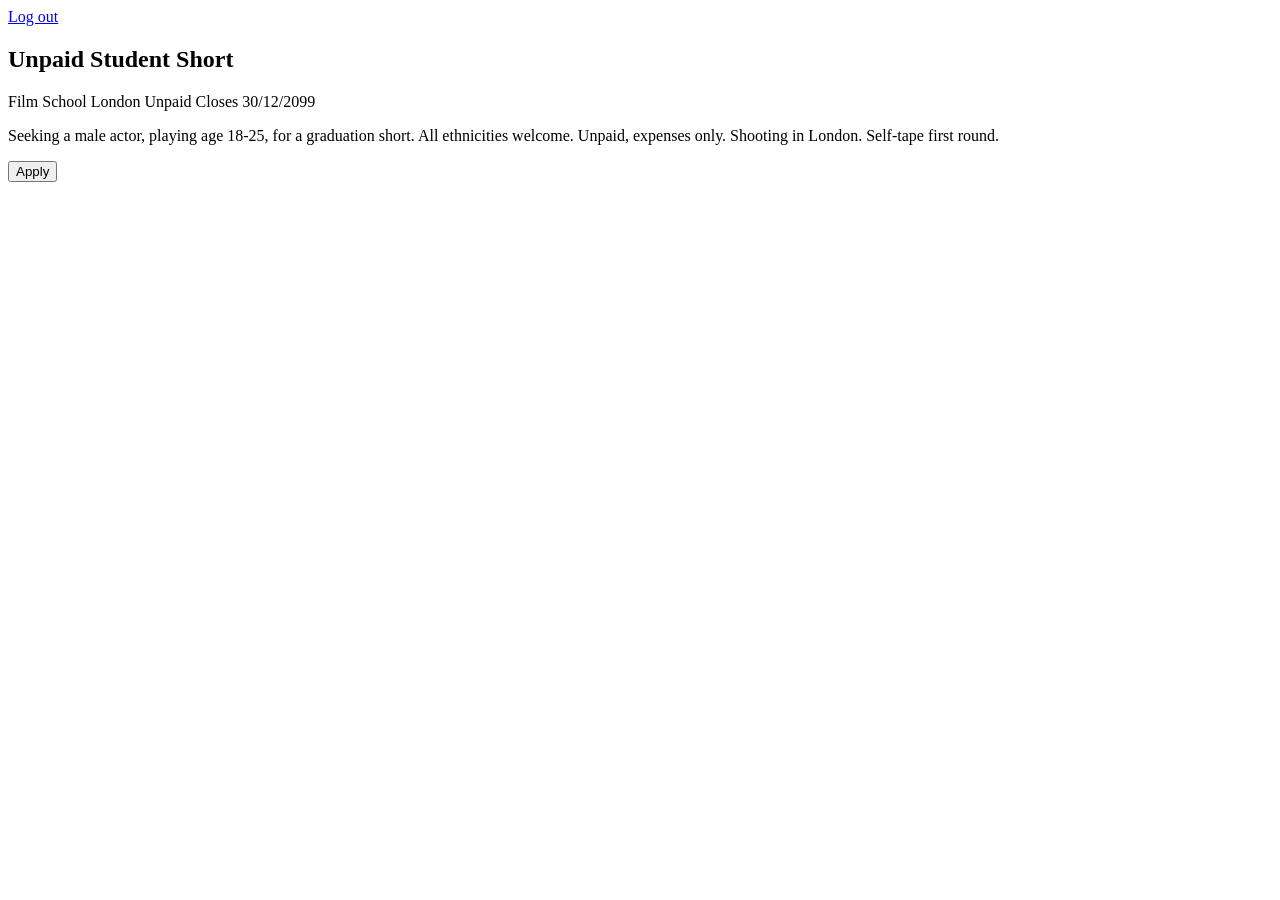
<file: tests/fixtures/site/roles/student.html>
<!doctype html>
<html><head><title>Unpaid Student Short</title></head><body>
<nav><a href="/logout">Log out</a></nav>
<article class="entry-content">
  <h1>Unpaid Student Short</h1>
  <span class="company">Film School</span>
  <span class="location">London</span>
  <span class="fee">Unpaid</span>
  <span class="deadline">Closes 30/12/2099</span>
  <p>Seeking a male actor, playing age 18-25, for a graduation short.
     All ethnicities welcome. Unpaid, expenses only. Shooting in London.
     Self-tape first round.</p>
</article>
<button id="apply-btn" onclick="document.getElementById('apply-form').style.display='block'">Apply</button>
<form class="application-form" id="apply-form" style="display:none" onsubmit="event.preventDefault();document.body.insertAdjacentHTML('beforeend','<div id=confirmation class=alert-success>Application sent</div>');">
  <label for="cover_letter">Message</label>
  <textarea id="cover_letter" name="message"></textarea>
  <label for="phone">Phone</label>
  <input id="phone" name="phone" type="text">
  <label><input type="checkbox" name="terms"> I agree to the terms</label>
  <button type="submit">Send application</button>
</form>
</body></html>
</file>
<file: assets/css/styles.css>
/* ==========================================================================
   The Denture Clinic — stylesheet

   Designed for an older audience. The decisions that follow from that:

   - Body text starts at 19px and scales up, never down.
   - Line height 1.7, and line length capped at ~62 characters.
   - Every button, link and form control is at least 56px tall — well above
     the 24px WCAG 2.2 minimum, because small targets are the single biggest
     obstacle for anyone with less steady hands or poorer close vision.
   - Black on white throughout (21:1), with fuchsia (#FF00FF) reserved for
     buttons and accents. Colour is never the only signal for anything.
   - Links in body copy stay underlined, so they are not identified by
     colour alone.
   - No dark mode and no theme switch: one high-contrast look, one fewer
     control to understand.

   Layers, in cascade order — a later layer beats an earlier one regardless
   of selector specificity.
   ========================================================================== */
@layer reset, base, layout, components, utilities;

@view-transition { navigation: auto; }

/* --------------------------------------------------------------------------
   Design tokens
   -------------------------------------------------------------------------- */
:root {
  color-scheme: light;

  /* --- Colour ----------------------------------------------------------- */
  --white: #ffffff;
  --ink: #000000;          /* body copy and headings — 21:1 on white */
  --ink-soft: #33313a;     /* secondary text — 12.4:1, still well past AA */
  --ink-faint: #55525e;    /* captions only — 7.6:1 */

  /* Fuchsia #FF00FF exactly as specified, used for button and accent fills.
     Text on it is BLACK, not white: white on #FF00FF is only 3.14:1 and fails
     AA, while black is 6.70:1 and passes. The same hex is too light to be
     readable as text on white (3.14:1), so link text uses a darker shade of
     the identical hue at 7.46:1. */
  --fuchsia: #ff00ff;
  --fuchsia-hover: #e600e6;
  --fuchsia-text: #990099;   /* links, focus rings, icons — 7.46:1 on white */
  --fuchsia-tint: #fff0ff;   /* soft panel backgrounds — 19.2:1 with black */
  --fuchsia-tint-2: #fbd9fb;
  --fuchsia-line: #f4a8f4;
  --ink-edge: #1c1b33;       /* the dark outline that defines a filled button */

  --line: #d9d7de;
  --line-soft: #eceaf0;

  --danger: #b3261e;
  --danger-tint: #fdecea;
  --success: #1c6b3f;
  --success-tint: #e9f5ee;

  --shadow-sm: 0 1px 2px rgb(24 18 32 / 0.06), 0 2px 5px rgb(24 18 32 / 0.07);
  --shadow: 0 3px 8px rgb(24 18 32 / 0.07), 0 14px 30px -12px rgb(24 18 32 / 0.18);
  --shadow-lg: 0 6px 16px rgb(24 18 32 / 0.09), 0 30px 60px -20px rgb(24 18 32 / 0.24);

  /* --- Type ------------------------------------------------------------- */
  --font-sans: ui-sans-serif, system-ui, -apple-system, "Segoe UI", Roboto,
               "Helvetica Neue", Arial, sans-serif;
  --font-display: Georgia, "Iowan Old Style", "Times New Roman", serif;

  /* Floors are deliberately high: 19px body, and nothing below 18px */
  --step--1: clamp(1.125rem, 1.1rem + 0.12vw, 1.1875rem);
  --step-0:  clamp(1.1875rem, 1.15rem + 0.2vw, 1.3125rem);
  --step-1:  clamp(1.375rem, 1.3rem + 0.36vw, 1.5625rem);
  --step-2:  clamp(1.625rem, 1.48rem + 0.68vw, 2.0625rem);
  --step-3:  clamp(1.9375rem, 1.72rem + 1.05vw, 2.625rem);
  --step-4:  clamp(2.3125rem, 1.94rem + 1.8vw, 3.375rem);

  /* --- Space & shape ---------------------------------------------------- */
  --sp-1: 0.25rem;  --sp-2: 0.5rem;  --sp-3: 0.75rem;
  --sp-4: 1rem;     --sp-5: 1.5rem;  --sp-6: 2rem;
  --sp-7: 3rem;     --sp-8: 4.5rem;  --sp-9: 6rem;

  --radius-sm: 10px;
  --radius: 18px;
  --radius-lg: 28px;
  --radius-pill: 999px;

  --tap: 56px;             /* minimum height for anything interactive */
  --container: 1180px;
  --measure: 62ch;
  --header-h: 92px;
}

/* --------------------------------------------------------------------------
   Reset
   -------------------------------------------------------------------------- */
@layer reset {
  *, *::before, *::after { box-sizing: border-box; }

  body, h1, h2, h3, h4, p, ul, ol, figure, blockquote, dl, dd { margin: 0; }

  /* Only lists that opt in lose their markers — prose lists keep them. */
  ul[class], ol[class] { padding: 0; list-style: none; }

  img, svg, video { max-inline-size: 100%; block-size: auto; }
  img { display: block; }

  input, button, textarea, select { font: inherit; color: inherit; }
  button { background: none; border: 0; }

  @media (prefers-reduced-motion: reduce) {
    *, *::before, *::after {
      animation-duration: 0.01ms !important;
      animation-iteration-count: 1 !important;
      transition-duration: 0.01ms !important;
      scroll-behavior: auto !important;
      view-transition-name: none !important;
    }
  }
}

/* --------------------------------------------------------------------------
   Base
   -------------------------------------------------------------------------- */
@layer base {
  html {
    -webkit-text-size-adjust: 100%;
    scroll-behavior: smooth;
    scroll-padding-block-start: calc(var(--header-h) + var(--sp-4));
    interpolate-size: allow-keywords;
  }

  body {
    font-family: var(--font-sans);
    font-size: var(--step-0);
    line-height: 1.7;
    color: var(--ink);
    background: var(--white);
    -webkit-font-smoothing: antialiased;
    accent-color: var(--fuchsia-text);
  }

  h1, h2, h3, h4 {
    margin-block-end: var(--sp-4);
    color: var(--ink);
    line-height: 1.2;
    text-wrap: balance;
    font-weight: 700;
  }

  h1 { font-family: var(--font-display); font-size: var(--step-4); }
  h2 { font-family: var(--font-display); font-size: var(--step-3); }
  h3 { font-size: var(--step-1); }
  h4 { font-size: var(--step-0); }

  p, ul, ol { margin-block-end: var(--sp-5); }
  p { text-wrap: pretty; }

  /* Underlined by default: colour is never the only cue that this is a link */
  a {
    color: var(--fuchsia-text);
    text-decoration: underline;
    text-decoration-thickness: 2px;
    text-underline-offset: 0.2em;

    &:hover { text-decoration-thickness: 3px; }
  }

  /* A thick, high-contrast focus ring — visible against white and fuchsia */
  :focus-visible {
    outline: 4px solid var(--fuchsia-text);
    outline-offset: 3px;
    border-radius: var(--radius-sm);
  }

  hr { border: 0; border-block-start: 2px solid var(--line-soft); margin-block: var(--sp-7); }

  ::selection { background: var(--fuchsia-tint-2); color: var(--ink); }
}

/* --------------------------------------------------------------------------
   Layout
   -------------------------------------------------------------------------- */
@layer layout {
  .container {
    inline-size: 100%;
    max-inline-size: var(--container);
    margin-inline: auto;
    padding-inline: var(--sp-5);

    &.container--narrow { max-inline-size: 820px; }
  }

  .section {
    padding-block: var(--sp-8);

    &.section--tight { padding-block: var(--sp-7); }
    &.section--alt { background: var(--fuchsia-tint); }
  }

  .section-head {
    max-inline-size: var(--measure);
    margin-block-end: var(--sp-7);

    &.section-head--center { margin-inline: auto; text-align: center; }
  }

  .grid {
    display: grid;
    gap: var(--sp-6);

    &.grid--2 { grid-template-columns: repeat(auto-fit, minmax(min(100%, 340px), 1fr)); }
    &.grid--3 { grid-template-columns: repeat(auto-fit, minmax(min(100%, 310px), 1fr)); }
    &.grid--4 { grid-template-columns: repeat(auto-fit, minmax(min(100%, 240px), 1fr)); }
  }

  .split {
    display: grid;
    grid-template-columns: repeat(auto-fit, minmax(min(100%, 360px), 1fr));
    gap: var(--sp-7);
    /* Top-aligned, not centred: when one column is much taller than the other,
       centring strands the short one in the middle with a void above it. */
    align-items: start;
  }

  .prose {
    max-inline-size: var(--measure);

    & h2 { margin-block-start: var(--sp-8); }
    & h3 { margin-block-start: var(--sp-6); }
    & > :first-child { margin-block-start: 0; }
    & ul, & ol { padding-inline-start: 1.4em; }
    & li { margin-block-end: var(--sp-3); }
  }

  .btn-row {
    display: flex;
    flex-wrap: wrap;
    gap: var(--sp-4);
    margin-block-start: var(--sp-6);
  }
}

/* --------------------------------------------------------------------------
   Components
   -------------------------------------------------------------------------- */
@layer components {

  .eyebrow {
    display: block;
    margin-block-end: var(--sp-3);
    font-size: var(--step-0);
    font-weight: 700;
    color: var(--fuchsia-text);
  }

  .lede {
    font-size: var(--step-1);
    line-height: 1.6;
    color: var(--ink-soft);
    max-inline-size: var(--measure);
  }

  /* --- Skip link --------------------------------------------------------- */
  .skip-link {
    position: absolute;
    inset-block-start: -100%;
    inset-inline-start: var(--sp-4);
    z-index: 100;
    padding: var(--sp-4) var(--sp-5);
    font-weight: 700;
    color: var(--ink);
    background: var(--fuchsia);
    text-decoration: none;
    border-end-start-radius: var(--radius);
    border-end-end-radius: var(--radius);
    transition: inset-block-start 0.15s ease;

    &:focus { inset-block-start: 0; }
  }

  /* --- Header ------------------------------------------------------------ */
  .site-header {
    position: sticky;
    inset-block-start: 0;
    z-index: 50;
    background: var(--white);
    border-block-end: 2px solid var(--line-soft);
    transition: box-shadow 0.2s ease;
    view-transition-name: site-header;

    &.is-stuck { box-shadow: var(--shadow-sm); }
  }

  .header-inner {
    display: flex;
    align-items: center;
    justify-content: space-between;
    gap: var(--sp-4);
    min-block-size: var(--header-h);
  }

  .brand {
    display: inline-flex;
    align-items: center;
    gap: var(--sp-3);
    text-decoration: none;
    color: var(--ink);

    &:hover { text-decoration: none; }
  }

  .brand-mark {
    flex: 0 0 auto;
    inline-size: 52px;
    block-size: 52px;
    color: var(--fuchsia-text);
  }

  .brand-text { display: flex; flex-direction: column; line-height: 1.2; }

  .brand-name {
    font-family: var(--font-display);
    font-size: 1.4rem;
    font-weight: 700;
    white-space: nowrap;
  }

  .brand-sub { font-size: 0.9rem; color: var(--ink-soft); white-space: nowrap; }

  @media (width <= 480px) {
    .brand-sub { display: none; }
    .brand-mark { inline-size: 44px; block-size: 44px; }
    .brand-name { font-size: 1.2rem; }
  }

  .header-actions {
    display: flex;
    align-items: center;
    gap: var(--sp-3);
  }

  /* An inline SVG has no intrinsic width, so as a flex child the default
     flex-shrink collapses it to a sliver. Pin them all. */
  :is(.btn, .nav-toggle, .header-phone, .hero-badge, .call-number, .card-link) svg {
    flex: 0 0 auto;
  }

  /* Two competing actions crowd the header, and the phone is the one this
     audience reaches for, so the button appears only in the mobile menu.
     Scoped to .primary-nav so it outranks .btn, which is declared later in
     this same layer and would otherwise win the tie on source order. */
  .primary-nav .nav-cta { display: none; }

  /* --- Phone in the header ----------------------------------------------
     The most likely thing this audience wants is the phone number, so it is
     a permanent target rather than something to hunt for on another page. */
  .header-phone {
    display: inline-flex;
    align-items: center;
    gap: var(--sp-3);
    min-block-size: var(--tap);
    padding-inline: var(--sp-4);
    font-size: 1.25rem;
    font-weight: 700;
    color: var(--ink);
    text-decoration: none;
    white-space: nowrap;
    border: 3px solid var(--fuchsia);
    border-radius: var(--radius-pill);

    & svg { inline-size: 24px; block-size: 24px; color: var(--fuchsia-text); }
    &:hover { background: var(--fuchsia-tint); text-decoration: none; }

    @media (width <= 1240px) { display: none; }
  }

  .nav-toggle {
    display: none;
    align-items: center;
    gap: var(--sp-3);
    min-block-size: var(--tap);
    padding-inline: var(--sp-4);
    font-size: 1.15rem;
    font-weight: 700;
    color: var(--ink);
    background: var(--fuchsia-tint);
    border: 3px solid var(--fuchsia);
    border-radius: var(--radius-pill);
    cursor: pointer;

    & svg { inline-size: 26px; block-size: 26px; }
    & .icon-close { display: none; }

    &[aria-expanded="true"] {
      & .icon-close { display: block; }
      & .icon-open { display: none; }
    }
  }

  /* --- Navigation -------------------------------------------------------- */
  .primary-nav {
    display: flex;
    align-items: center;
    gap: var(--sp-5);

    & ul {
      display: flex;
      align-items: center;
      gap: var(--sp-2);
      margin: 0;
      padding: 0;
      list-style: none;
    }

    & a:not(.btn) {
      display: inline-flex;
      align-items: center;
      min-block-size: var(--tap);
      padding-inline: var(--sp-3);
      font-size: 1.15rem;
      font-weight: 600;
      color: var(--ink);
      text-decoration: none;
      white-space: nowrap;
      border-radius: var(--radius-pill);

      &:hover { background: var(--fuchsia-tint); text-decoration: none; }

      /* Current page marked by weight and a bar, not colour alone */
      &[aria-current="page"] {
        font-weight: 700;
        box-shadow: inset 0 -4px 0 var(--fuchsia);
      }
    }
  }

  @media (width <= 1240px) {
    .nav-toggle { display: inline-flex; }

    .primary-nav {
      position: absolute;
      inset-inline: 0;
      inset-block-start: 100%;
      flex-direction: column;
      align-items: stretch;
      gap: 0;
      padding: var(--sp-4) var(--sp-5) var(--sp-6);
      background: var(--white);
      border-block-end: 2px solid var(--line);
      box-shadow: var(--shadow);

      &[hidden] { display: none; }

      & ul { flex-direction: column; align-items: stretch; gap: 0; }
      & li + li { border-block-start: 2px solid var(--line-soft); }

      & a:not(.btn) {
        display: flex;
        min-block-size: 64px;
        border-radius: 0;

        &[aria-current="page"] { box-shadow: inset 5px 0 0 var(--fuchsia); }
      }

      & .nav-cta { display: inline-flex; margin-block-start: var(--sp-5); }
    }
  }

  /* --- Buttons ----------------------------------------------------------- */
  .btn {
    display: inline-flex;
    align-items: center;
    justify-content: center;
    gap: var(--sp-3);
    min-block-size: var(--tap);
    padding: var(--sp-3) var(--sp-6);
    font-size: 1.15rem;
    font-weight: 700;
    line-height: 1.3;
    text-align: center;
    text-decoration: none;
    color: var(--ink);
    border: 3px solid transparent;
    border-radius: var(--radius-pill);
    cursor: pointer;
    transition: background-color 0.15s ease, border-color 0.15s ease;

    &:hover { text-decoration: none; }
    & svg { inline-size: 24px; block-size: 24px; }

    /* Fuchsia fill, black text — 6.70:1, with a dark outline for definition */
    &.btn-primary {
      background: var(--fuchsia);
      border-color: var(--ink-edge);

      &:hover { background: var(--fuchsia-hover); }
    }

    &.btn-secondary {
      background: var(--white);
      border-color: var(--fuchsia);

      &:hover { background: var(--fuchsia-tint); }
    }

    &.btn-large {
      min-block-size: 68px;
      padding-inline: var(--sp-7);
      font-size: 1.3rem;
    }

    &[disabled] { opacity: 0.55; cursor: not-allowed; }
  }

  /* --- Hero -------------------------------------------------------------- */
  .hero {
    background: var(--white);
    border-block-end: 2px solid var(--line-soft);
  }

  .hero-inner {
    display: grid;
    grid-template-columns: minmax(0, 1.05fr) minmax(0, 0.95fr);
    align-items: center;
    gap: var(--sp-7);
    padding-block: var(--sp-8);

    @media (width <= 900px) {
      grid-template-columns: 1fr;
      padding-block: var(--sp-7);
    }

    & h1 { margin-block-end: var(--sp-5); view-transition-name: hero-title; }
    & .lede { margin-block-end: 0; }
  }

  .hero-badge {
    display: inline-flex;
    align-items: center;
    gap: var(--sp-3);
    margin-block-end: var(--sp-5);
    padding: var(--sp-2) var(--sp-5) var(--sp-2) var(--sp-3);
    font-size: var(--step--1);
    font-weight: 700;
    background: var(--fuchsia-tint);
    border: 2px solid var(--fuchsia-line);
    border-radius: var(--radius-pill);

    & svg { inline-size: 26px; block-size: 26px; color: var(--fuchsia-text); }
  }

  .hero-figure {
    margin: 0;

    & img { inline-size: 100%; border-radius: var(--radius-lg); }
  }

  /* --- Trust bar --------------------------------------------------------- */
  .trust-bar {
    background: var(--fuchsia-tint);
    border-block-end: 2px solid var(--fuchsia-line);

    & ul {
      display: grid;
      grid-template-columns: repeat(auto-fit, minmax(min(100%, 250px), 1fr));
      gap: var(--sp-4) var(--sp-6);
      margin: 0;
      padding: var(--sp-6) 0;
      list-style: none;
    }

    & li {
      display: flex;
      align-items: center;
      gap: var(--sp-3);
      font-weight: 600;
    }

    & svg {
      flex: 0 0 auto;
      inline-size: 32px;
      block-size: 32px;
      color: var(--fuchsia-text);
    }
  }

  /* --- Cards ------------------------------------------------------------- */
  .card {
    container-type: inline-size;
    display: flex;
    flex-direction: column;
    background: var(--white);
    border: 3px solid var(--line-soft);
    border-radius: var(--radius-lg);
    overflow: clip;
    transition: border-color 0.18s ease, box-shadow 0.18s ease;

    & h3 { margin-block-end: var(--sp-3); }
    & p { margin-block-end: var(--sp-4); }
    & p:last-of-type { margin-block-end: 0; }

    &.card--link {
      position: relative;

      &:hover, &:focus-within {
        border-color: var(--fuchsia);
        box-shadow: var(--shadow);
      }

      & .card-link::before {
        content: "";
        position: absolute;
        inset: 0;
        border-radius: inherit;
      }
    }
  }

  .card-figure {
    margin: 0;
    background: var(--fuchsia-tint);

    & img { inline-size: 100%; }
  }

  .card-body {
    display: flex;
    flex-direction: column;
    flex: 1;
    padding: var(--sp-5) var(--sp-5) var(--sp-6);
  }

  .card-link {
    display: inline-flex;
    align-items: center;
    gap: var(--sp-2);
    white-space: nowrap;
    margin-block-start: auto;
    padding-block-start: var(--sp-4);
    min-block-size: 44px;
    font-weight: 700;

    &::after { content: " \2192"; }
  }

  @container (width < 280px) {
    .card-body { padding: var(--sp-4); }
  }

  /* --- Steps ------------------------------------------------------------- */
  .steps {
    counter-reset: step;
    display: grid;
    grid-template-columns: repeat(auto-fit, minmax(min(100%, 235px), 1fr));
    gap: var(--sp-5);
    margin: 0;

    & li {
      padding: var(--sp-6) var(--sp-5) var(--sp-5);
      background: var(--white);
      border: 3px solid var(--fuchsia-line);
      border-radius: var(--radius-lg);

      &::before {
        counter-increment: step;
        content: "Step " counter(step);
        display: inline-block;
        margin-block-end: var(--sp-3);
        padding: var(--sp-1) var(--sp-4);
        font-size: 1rem;
        font-weight: 700;
        background: var(--fuchsia);
        border-radius: var(--radius-pill);
      }
    }

    & h3 { margin-block-end: var(--sp-3); }
    & p { margin-block-end: 0; color: var(--ink-soft); }
  }

  /* --- Check list -------------------------------------------------------- */
  .check-list {
    margin: 0 0 var(--sp-5);

    & li {
      position: relative;
      margin-block-end: var(--sp-4);
      padding-inline-start: 2.6rem;

      &::before {
        content: "";
        position: absolute;
        inset-inline-start: 0;
        inset-block-start: 0.28em;
        inline-size: 1.7rem;
        block-size: 1.7rem;
        background: var(--fuchsia);
        border-radius: 50%;
        mask: url("data:image/svg+xml;charset=utf-8,%3Csvg xmlns='http://www.w3.org/2000/svg' viewBox='0 0 24 24' fill='none' stroke='%23000' stroke-width='3.5' stroke-linecap='round' stroke-linejoin='round'%3E%3Cpath d='M20 6 9 17l-5-5'/%3E%3C/svg%3E") center / 76% no-repeat,
              linear-gradient(#000, #000);
        mask-composite: exclude;
      }
    }
  }

  /* --- Stats ------------------------------------------------------------- */
  .stat-grid {
    display: grid;
    grid-template-columns: repeat(auto-fit, minmax(min(100%, 170px), 1fr));
    gap: var(--sp-5);
    padding: var(--sp-6);
    background: var(--fuchsia-tint);
    border: 3px solid var(--fuchsia-line);
    border-radius: var(--radius-lg);
  }

  .stat {
    display: flex;
    flex-direction: column;

    & dt { color: var(--ink-soft); order: 2; }
    & dd {
      margin: 0;
      font-family: var(--font-display);
      font-size: var(--step-2);
      font-weight: 700;
      order: 1;
    }
  }

  /* --- Treatment rows ---------------------------------------------------- */
  .treatment {
    display: grid;
    grid-template-columns: 200px minmax(0, 1.9fr) minmax(0, 1fr);
    gap: var(--sp-6);
    padding-block: var(--sp-7);
    border-block-start: 3px solid var(--line-soft);

    &:last-child { border-block-end: 3px solid var(--line-soft); }

    @media (width <= 900px) {
      grid-template-columns: 1fr;
      gap: var(--sp-5);
    }

    & h2, & h3 { margin-block-end: var(--sp-4); }
  }

  .treatment-figure {
    margin: 0;
    align-self: start;
    background: var(--fuchsia-tint);
    border-radius: var(--radius);
    overflow: clip;

    & img { inline-size: 100%; }

    @media (width <= 900px) { max-inline-size: 280px; }
  }

  .treatment-meta {
    align-self: start;
    padding: var(--sp-5);
    background: var(--fuchsia-tint);
    border: 3px solid var(--fuchsia-line);
    border-radius: var(--radius);

    & dl { margin: 0; }
    & dt { font-weight: 600; color: var(--ink-soft); }
    & dd {
      margin: 0 0 var(--sp-4);
      font-weight: 700;

      &:last-child { margin-block-end: 0; }
    }
  }

  /* --- Quotes ------------------------------------------------------------ */
  .quote {
    display: flex;
    flex-direction: column;
    padding: var(--sp-6);
    background: var(--white);
    border: 3px solid var(--fuchsia-line);
    border-radius: var(--radius-lg);

    & blockquote {
      margin-block-end: var(--sp-5);
      font-family: var(--font-display);
      font-size: var(--step-1);
      line-height: 1.5;
    }

    & figcaption { margin-block-start: auto; color: var(--ink-soft); font-weight: 600; }
  }

  /* --- FAQ accordion ----------------------------------------------------- */
  .faq {
    max-inline-size: var(--measure);

    & details {
      margin-block-end: var(--sp-3);
      background: var(--white);
      border: 3px solid var(--line);
      border-radius: var(--radius);

      &[open] { border-color: var(--fuchsia); }
    }

    & summary {
      display: flex;
      align-items: center;
      justify-content: space-between;
      gap: var(--sp-4);
      min-block-size: var(--tap);
      padding: var(--sp-4) var(--sp-5);
      font-size: var(--step-1);
      font-weight: 700;
      cursor: pointer;
      list-style: none;

      &::-webkit-details-marker { display: none; }

      &:hover { background: var(--fuchsia-tint); }

      &::after {
        content: "";
        flex: 0 0 auto;
        inline-size: 2rem;
        block-size: 2rem;
        background: var(--fuchsia-text);
        mask: url("data:image/svg+xml;charset=utf-8,%3Csvg xmlns='http://www.w3.org/2000/svg' viewBox='0 0 24 24' fill='none' stroke='%23000' stroke-width='2.5' stroke-linecap='round'%3E%3Cpath d='M12 5v14M5 12h14'/%3E%3C/svg%3E") center / contain no-repeat;
        transition: rotate 0.18s ease;
      }
    }

    & details[open] summary::after { rotate: 45deg; }

    & .faq-body {
      padding: 0 var(--sp-5) var(--sp-5);

      & > :last-child { margin-block-end: 0; }
    }

    & details::details-content {
      block-size: 0;
      overflow: hidden;
      content-visibility: hidden;
      transition: block-size 0.28s ease, content-visibility 0.28s allow-discrete;
    }

    & details[open]::details-content { block-size: auto; content-visibility: visible; }
  }

  /* --- Forms ------------------------------------------------------------- */
  .form-grid {
    display: grid;
    grid-template-columns: repeat(auto-fit, minmax(min(100%, 280px), 1fr));
    gap: var(--sp-5);
  }

  .field {
    display: flex;
    flex-direction: column;
    gap: var(--sp-2);

    &.field--full { grid-column: 1 / -1; }

    & label { font-size: var(--step-1); font-weight: 700; }
    & .hint { color: var(--ink-soft); }
    & .req { color: var(--danger); font-weight: 700; }

    & input, & select, & textarea {
      inline-size: 100%;
      min-block-size: var(--tap);
      padding: var(--sp-3) var(--sp-4);
      background: var(--white);
      border: 3px solid var(--line);
      border-radius: var(--radius-sm);

      &:hover { border-color: var(--fuchsia-line); }
      &:focus { border-color: var(--fuchsia-text); }
      &[aria-invalid="true"] { border-color: var(--danger); }
    }

    & textarea { min-block-size: 10rem; resize: vertical; field-sizing: content; }

    & .error {
      display: flex;
      align-items: center;
      gap: var(--sp-2);
      font-weight: 700;
      color: var(--danger);

      &:empty { display: none; }
      &::before { content: "\26A0"; font-size: 1.2em; }
    }
  }

  .form-status {
    margin-block-start: var(--sp-5);
    padding: var(--sp-4) var(--sp-5);
    font-weight: 600;
    border-radius: var(--radius-sm);
    border: 3px solid transparent;

    &[hidden] { display: none; }
    &.form-status--ok { background: var(--success-tint); border-color: var(--success); color: var(--success); }
    &.form-status--error { background: var(--danger-tint); border-color: var(--danger); color: var(--danger); }
  }

  .hp {
    position: absolute;
    inset-inline-start: -9999px;
    inline-size: 1px;
    block-size: 1px;
    overflow: hidden;
  }

  /* --- Contact panels ---------------------------------------------------- */
  .contact-panel {
    padding: var(--sp-6);
    background: var(--fuchsia-tint);
    border: 3px solid var(--fuchsia-line);
    border-radius: var(--radius-lg);

    & + .contact-panel { margin-block-start: var(--sp-6); }
  }

  .detail-list {
    margin: 0;

    /* A long email address has no space to break at, so let it break anywhere
       rather than push the panel past the viewport. */
    & dd, & a { overflow-wrap: anywhere; }

    & dt { font-weight: 700; color: var(--ink-soft); }
    & dd {
      margin: 0 0 var(--sp-5);
      font-size: var(--step-1);

      &:last-child { margin-block-end: 0; }
    }

    /* The phone and email here are the two things people came for — give
       them the same generous target as a button. */
    & a {
      display: inline-flex;
      align-items: center;
      min-block-size: var(--tap);
    }
  }

  .hours {
    inline-size: 100%;
    border-collapse: collapse;

    & th, & td {
      padding-block: var(--sp-3);
      text-align: start;
      border-block-end: 2px solid var(--fuchsia-line);
    }

    & th { font-weight: 700; }
    & td { text-align: end; }
    & tr:last-child :is(th, td) { border-block-end: 0; }
  }

  /* --- Call band ---------------------------------------------------------
     A phone number this audience can read across the room, and tap without
     aiming. Purple ground, black text. */
  .call-band {
    display: grid;
    grid-template-columns: repeat(auto-fit, minmax(min(100%, 340px), 1fr));
    gap: var(--sp-5) var(--sp-7);
    align-items: center;
    padding: var(--sp-7);
    background: var(--fuchsia-tint);
    border: 3px solid var(--fuchsia);
    border-radius: var(--radius-lg);

    & p { margin-block-end: 0; }
    & .btn-row { margin-block-start: 0; }
  }

  .call-number {
    display: inline-flex;
    align-items: center;
    gap: var(--sp-3);
    font-family: var(--font-display);
    font-size: clamp(2rem, 1.5rem + 2vw, 2.9rem);
    font-weight: 700;
    color: var(--ink);
    text-decoration: none;
    white-space: nowrap;

    & svg { inline-size: 0.9em; block-size: 0.9em; color: var(--fuchsia-text); }
    &:hover { text-decoration: underline; text-decoration-thickness: 3px; }
  }

  /* --- Call bar ----------------------------------------------------------
     Sits directly under the header on every page. The single most useful
     thing on the site for this audience, so it comes before anything else. */
  .call-bar {
    padding-block: var(--sp-4);
    background: var(--white);
    border-block-end: 3px solid var(--fuchsia-line);
  }

  .call-bar-link {
    display: flex;
    align-items: center;
    justify-content: center;
    gap: var(--sp-3);
    min-block-size: 76px;
    padding: var(--sp-3) var(--sp-5);
    font-size: clamp(1.15rem, 0.95rem + 1vw, 1.65rem);
    font-weight: 700;
    line-height: 1.25;
    text-align: center;
    text-decoration: none;
    color: var(--ink);
    background: var(--fuchsia);
    border: 4px solid var(--ink-edge);
    border-radius: var(--radius-lg);

    & svg { flex: 0 0 auto; inline-size: 1.5em; block-size: 1.5em; }
    &:hover { background: var(--fuchsia-hover); text-decoration: none; }
  }

  /* --- Radio group -------------------------------------------------------- */
  .fieldset {
    margin: 0;
    padding: 0;
    border: 0;
    min-inline-size: 0;

    & legend {
      padding: 0;
      font-size: var(--step-1);
      font-weight: 700;
    }
  }

  .radio-row {
    display: flex;
    flex-wrap: wrap;
    gap: var(--sp-3) var(--sp-4);
    margin-block-start: var(--sp-3);
  }

  .radio {
    display: inline-flex;
    align-items: center;
    gap: var(--sp-3);
    min-block-size: var(--tap);
    padding: var(--sp-2) var(--sp-5) var(--sp-2) var(--sp-4);
    font-size: var(--step-0);
    font-weight: 600;
    background: var(--white);
    border: 3px solid var(--line);
    border-radius: var(--radius-pill);
    cursor: pointer;

    &:hover { border-color: var(--fuchsia-line); background: var(--fuchsia-tint); }

    /* The whole pill reacts, not just the dot — a much bigger visual cue */
    &:has(input:checked) {
      border-color: var(--fuchsia);
      background: var(--fuchsia-tint);
    }
  }

  /* Beats the generic .field input sizing above */
  .field .radio input {
    inline-size: 28px;
    block-size: 28px;
    min-block-size: 0;
    margin: 0;
    padding: 0;
    accent-color: var(--fuchsia-text);
  }

  /* Sits in the full-width container so it lines up with the treatment rows
     below, but keeps a readable measure. */
  .poa-note { max-inline-size: 68ch; }

  /* --- Page header ------------------------------------------------------- */
  .page-header {
    padding-block: var(--sp-7);
    background: var(--fuchsia-tint);
    border-block-end: 3px solid var(--fuchsia-line);

    & h1 { margin-block-end: var(--sp-4); }
  }

  .breadcrumb {
    margin-block-end: var(--sp-4);

    & ol {
      display: flex;
      flex-wrap: wrap;
      align-items: center;
      gap: var(--sp-3);
      margin: 0;
      padding: 0;
      list-style: none;
    }

    & li + li::before { content: "\203A"; padding-inline-end: var(--sp-3); }
    & a { min-block-size: 44px; display: inline-flex; align-items: center; }
  }

  /* --- Placeholder notice (delete along with the markup) ----------------- */
  .notice {
    display: flex;
    gap: var(--sp-4);
    padding: var(--sp-5);
    background: #fff6e5;
    border: 3px solid #c98a12;
    border-radius: var(--radius);

    & svg { flex: 0 0 auto; inline-size: 28px; block-size: 28px; color: #8a5c00; }
    & p { margin: 0; }
  }

  /* --- Footer ------------------------------------------------------------ */
  .site-footer {
    padding-block: var(--sp-7) var(--sp-5);
    background: var(--fuchsia-tint);
    border-block-start: 3px solid var(--fuchsia-line);
  }

  .footer-grid {
    display: grid;
    grid-template-columns: repeat(auto-fit, minmax(min(100%, 250px), 1fr));
    gap: var(--sp-6);
    padding-block-end: var(--sp-6);
    border-block-end: 2px solid var(--fuchsia-line);

    & h2 {
      margin-block-end: var(--sp-4);
      font-family: var(--font-sans);
      font-size: var(--step-1);
      font-weight: 700;
    }

    & ul { margin: 0; padding: 0; list-style: none; }
    & li { margin-block-end: var(--sp-1); overflow-wrap: anywhere; }

    /* Footer links get the same generous target as everything else */
    & a {
      display: inline-flex;
      align-items: center;
      min-block-size: 48px;
      color: var(--fuchsia-text);
    }

    & address { font-style: normal; }
  }

  .footer-bottom {
    display: flex;
    flex-wrap: wrap;
    justify-content: space-between;
    gap: var(--sp-3) var(--sp-5);
    padding-block-start: var(--sp-5);
    color: var(--ink-soft);

    & ul {
      display: flex;
      flex-wrap: wrap;
      gap: var(--sp-5);
      margin: 0;
      padding: 0;
      list-style: none;
    }

    & a {
      display: inline-flex;
      align-items: center;
      min-block-size: 48px;
      color: var(--fuchsia-text);
    }
  }
}

/* --------------------------------------------------------------------------
   Utilities
   -------------------------------------------------------------------------- */
@layer utilities {
  .visually-hidden {
    position: absolute;
    inline-size: 1px;
    block-size: 1px;
    margin: -1px;
    padding: 0;
    overflow: hidden;
    clip-path: inset(50%);
    white-space: nowrap;
    border: 0;
  }

  .h3 { font-family: var(--font-sans); font-size: var(--step-1); }

  /* A list that is really navigation — full-height targets, not inline links */
  .link-list {
    margin: 0 0 var(--sp-5);
    padding: 0;
    list-style: none;

    & a {
      display: inline-flex;
      align-items: center;
      min-block-size: var(--tap);
      font-weight: 600;
    }
  }
  .text-center { text-align: center; }
  .mb-0 { margin-block-end: 0; }
  .mt-6 { margin-block-start: var(--sp-6); }
}

/* --------------------------------------------------------------------------
   Print
   -------------------------------------------------------------------------- */
@media print {
  .site-header, .site-footer, .call-band, .nav-toggle, .skip-link,
  .hero-figure, .btn-row { display: none !important; }

  body { color: black; background: white; font-size: 12pt; }
  .section { padding-block: 1rem; }

  /* main.js opens every <details> before printing; this keeps them expanded */
  .faq details::details-content { block-size: auto; content-visibility: visible; }

  a[href^="http"]::after { content: " (" attr(href) ")"; font-size: 10pt; }
}
</file>
